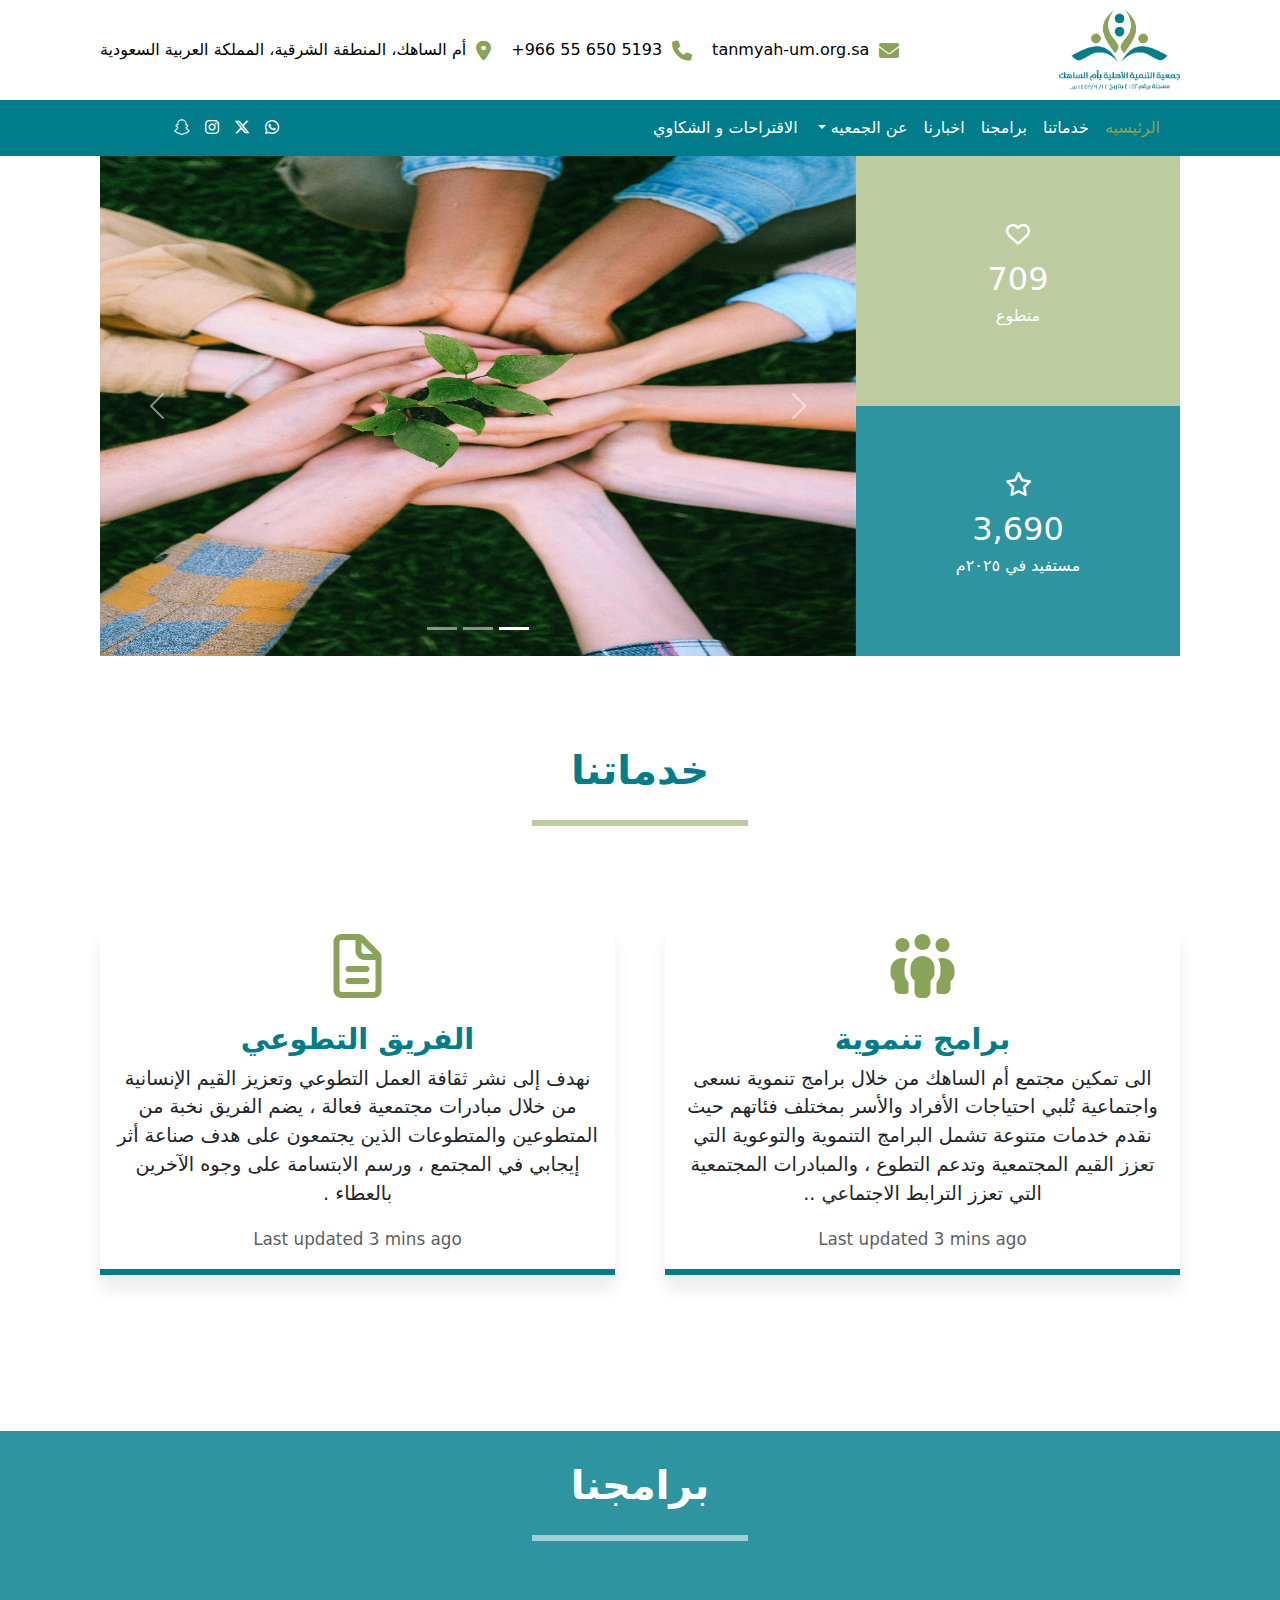
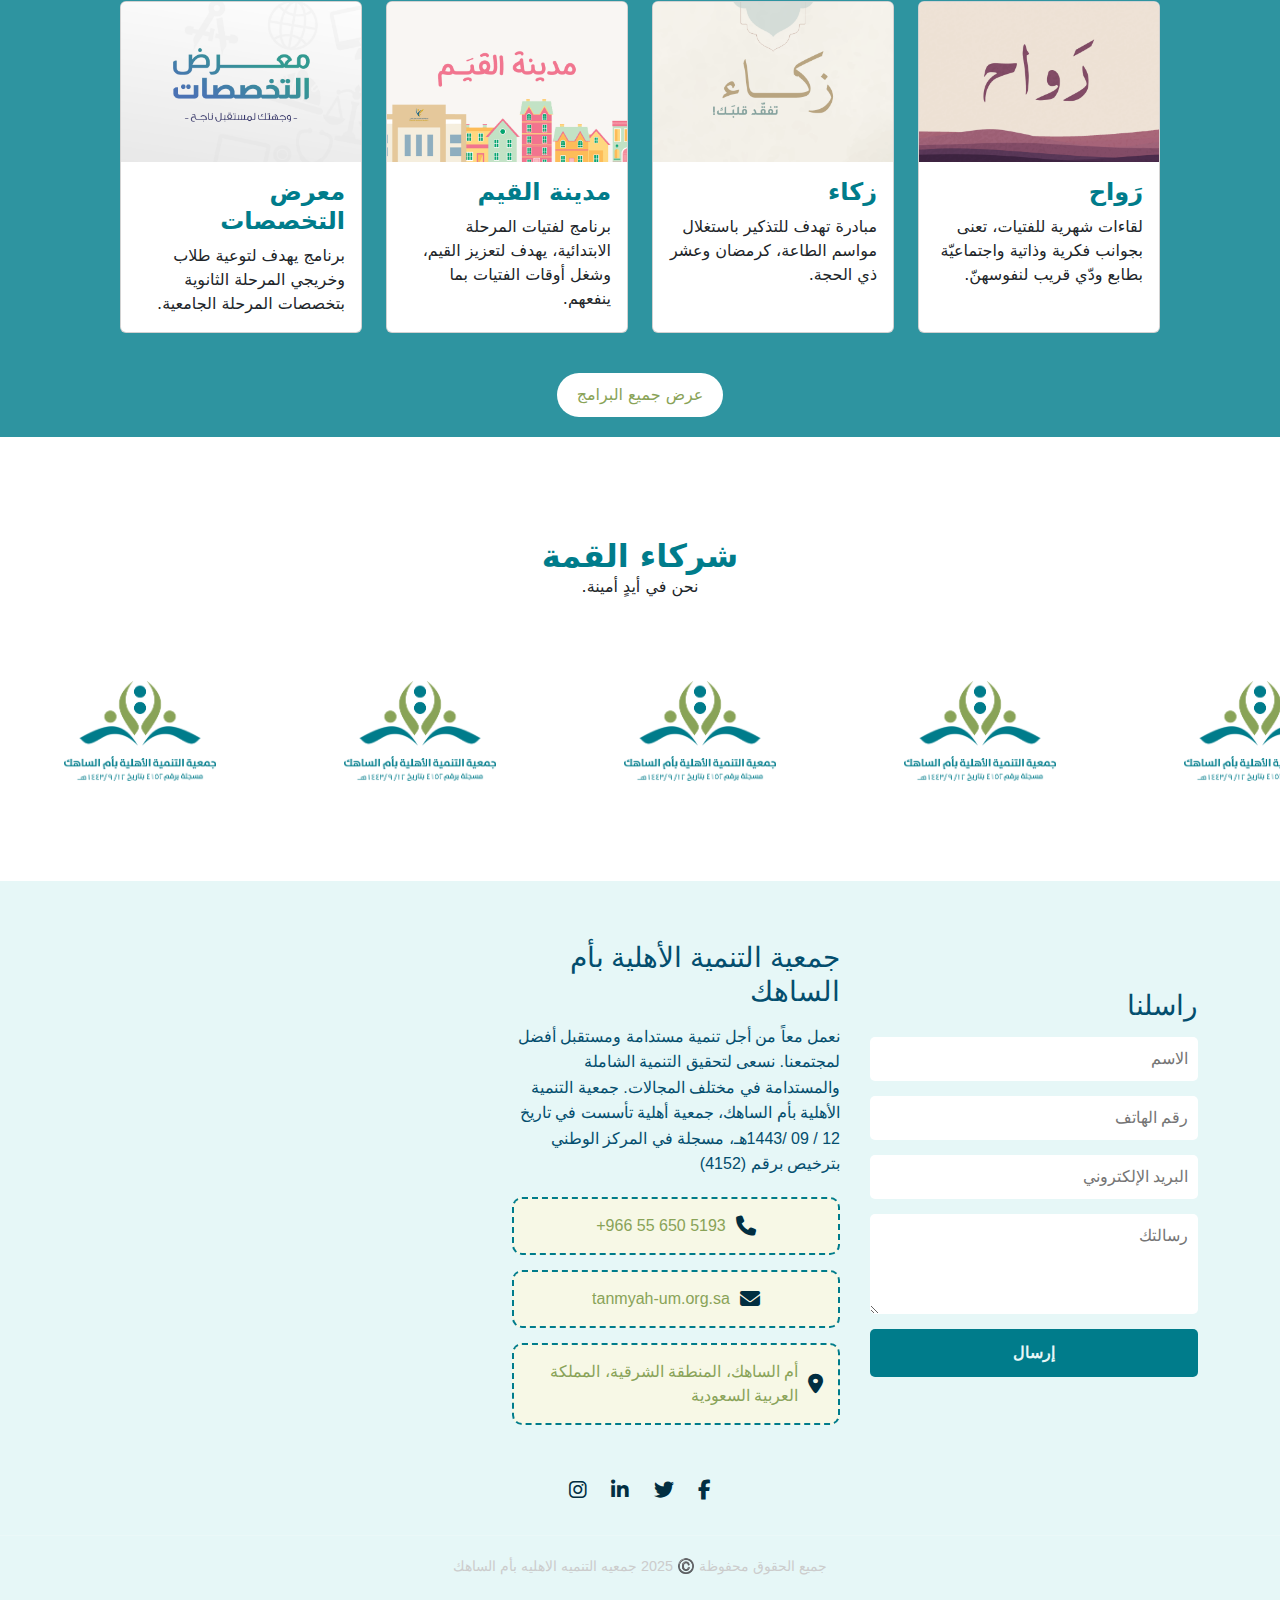
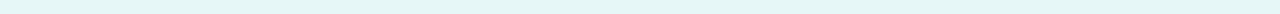
<file: HTML/index.html>
<!DOCTYPE html>
<html lang="ar" dir="rtl">
<head>
    <meta charset="UTF-8">
    <meta name="viewport" content="width=device-width, initial-scale=1.0">
    <!-- Font Awesome CDN -->
    <link rel="stylesheet" href="https://cdnjs.cloudflare.com/ajax/libs/font-awesome/6.5.2/css/all.min.css">
    <title>جمعيه التنميه الاهليه بأم الساهك</title>
    <link rel="shortcut icon" href="/logo/شعار الجمعية شفاف.png" type="image/x-icon">
    <link rel="stylesheet" href="/CSS/Base.css">
    <link rel="stylesheet" href="/CSS/home.css">
    <!-- CSS Bootstrap -->
    <link href="https://cdn.jsdelivr.net/npm/bootstrap@5.3.3/dist/css/bootstrap.min.css" rel="stylesheet">
</head>
<body>
    <header>
        <section class="h-top">
            <div class="logo">
                <a href="/HTML/index.html"><img src="/logo/شعار الجمعية شفاف.png" alt="جمعيه التنميه"></a>
            </div>
            <div class="contact-info">
                <div class="mail">
                    <i class="fa-solid fa-envelope fa-lg"></i>
                    tanmyah-um.org.sa
                </div>
                <div class="phone">
                    <i class="fa-solid fa-phone fa-lg"></i>
                    5193 650 55 966+
                </div>
                <div class="location">
                    <i class="fa-solid fa-location-dot fa-lg"></i>
                    أم الساهك، المنطقة الشرقية، المملكة العربية السعودية               </div>
            </div>
            
        </section>
        <section class="h-bottom">
            <nav class="navbar navbar-expand-lg bg-body-tertiary">
                <div class="container-fluid">
                    <button class="navbar-toggler" type="button" data-bs-toggle="collapse" data-bs-target="#navbarNavDropdown" aria-controls="navbarNavDropdown" aria-expanded="false" aria-label="Toggle navigation">
                    <span class="navbar-toggler-icon"></span>
                    </button>
                    <div class="collapse navbar-collapse" id="navbarNavDropdown">
                    <ul class="navbar-nav">
                        <li class="nav-item">
                        <a class="nav-link active" aria-current="page" href="#">الرئيسيه</a>
                        </li>
                        <li class="nav-item">
                        <a class="nav-link" href="/HTML/servicesPage.html">خدماتنا</a>
                        </li>
                        <li class="nav-item">
                        <a class="nav-link" href="/HTML/programsPage.html">برامجنا</a>
                        </li>
                        <li class="nav-item">
                        <a class="nav-link" href="/HTML/newsPage.html">اخبارنا</a>
                        </li>
                        <li class="nav-item dropdown">
                        <a class="nav-link dropdown-toggle" href="#" role="button" data-bs-toggle="dropdown" aria-expanded="false">
                            عن الجمعيه
                        </a>
                        <ul class="dropdown-menu">
                            <li><a class="dropdown-item" href="/HTML/aboutUs.html">من نحن؟</a></li>
                            <li><a class="dropdown-item" href="#">الجمعيه العموميه </a></li>
                            <li><a class="dropdown-item" href="#">مجلس الاداره</a></li>
                        </ul>
                        </li>
                        <li class="nav-item">
                        <a class="nav-link" href="/HTML/contactUs.html">الاقتراحات و الشكاوي</a>
                        </li>
                    </ul>
                    </div>
                </div>

                <div class="h-social">
                <a href=""><i class="fa-brands fa-whatsapp"></i></a>
                <a href=""><i class="fa-brands fa-x-twitter"></i></a>
                <a href=""><i class="fa-brands fa-instagram"></i></a>
                <a href=""><i class="fa-brands fa-snapchat"></i></a>
            </div>
            </nav>
        </section>
    </header>

    <!------------------- sec 1 ------------------>
    <section class="sec1">
        <div class="sec1-container">

            <div class="right">
                <div class="num-1">
                    <i class="fa-regular fa-heart fa-beat fa-xl"></i>
                    <h2>709</h2>
                    <span>متطوع</span>
                </div>
                <div class="num-2">
                    <i class="fa-regular fa-star fa-xl"></i>
                    <h2>3,690</h2>
                    <span>مستفيد في ٢٠٢٥م</span>
                </div>
            </div>


            <div id="carouselExampleIndicators" class="carousel slide">
                <div class="carousel-indicators">
                    <button type="button" data-bs-target="#carouselExampleIndicators" data-bs-slide-to="0" class="active" aria-current="true" aria-label="Slide 1"></button>
                    <button type="button" data-bs-target="#carouselExampleIndicators" data-bs-slide-to="1" aria-label="Slide 2"></button>
                    <button type="button" data-bs-target="#carouselExampleIndicators" data-bs-slide-to="2" aria-label="Slide 3"></button>
                </div>
                <div class="carousel-inner">
                    <div class="carousel-item active">
                    <img src="/images/slide1.jpg" class="d-block w-100" alt="...">
                    </div>
                    <div class="carousel-item">
                    <img src="/images/slide2.jpg" class="d-block w-100" alt="...">
                    </div>
                    <div class="carousel-item">
                    <img src="/logo/الشعار بالعرض.jpg" class="d-block w-100" alt="...">
                    </div>
                </div>
                <button class="carousel-control-prev" type="button" data-bs-target="#carouselExampleIndicators" data-bs-slide="prev">
                    <span class="carousel-control-prev-icon" aria-hidden="true"></span>
                    <span class="visually-hidden">Previous</span>
                </button>
                <button class="carousel-control-next" type="button" data-bs-target="#carouselExampleIndicators" data-bs-slide="next">
                    <span class="carousel-control-next-icon" aria-hidden="true"></span>
                    <span class="visually-hidden">Next</span>
                </button>
            </div>


        </div>
    </section>


    <!---------------- sec2 --------------->
    <section class="sec2" id="services">
        <h1>خدماتنا</h1>
        <hr>
        <div class="sec2-cards">
            <div class="card mb-3">
                <img src="/images/people-group-solid-full (1).svg" class="card-img-top" alt="...">
                <div class="card-body">
                    <h5 class="card-title">برامج تنموية</h5>
                    <p class="card-text">الى تمكين مجتمع أم الساهك من خلال برامج تنموية
                    نسعى
                    واجتماعية تُلبي احتياجات الأفراد والأسر بمختلف فئاتهم
                    حيث نقدم خدمات متنوعة تشمل البرامج التنموية والتوعوية
                    التي تعزز القيم المجتمعية وتدعم التطوع ، والمبادرات
                    المجتمعية التي تعزز الترابط الاجتماعي ..</p>
                    <p class="card-text"><small class="text-body-secondary">Last updated 3 mins ago</small></p>
                </div>
            </div>
            <div class="card mb-3">
                <img src="/images/file-lines-regular-full.svg" class="card-img-top" alt="...">
                <div class="card-body">
                    <h5 class="card-title">الفريق التطوعي</h5>
                    <p class="card-text">نهدف إلى نشر ثقافة العمل التطوعي وتعزيز القيم الإنسانية
                        من خلال مبادرات مجتمعية فعالة ، يضم الفريق نخبة من
                        المتطوعين والمتطوعات الذين يجتمعون على هدف صناعة
                        أثر إيجابي في المجتمع ، ورسم الابتسامة على وجوه
                        الآخرين بالعطاء .</p>
                    <p class="card-text"><small class="text-body-secondary">Last updated 3 mins ago</small></p>
                </div>
            </div>
        </div>
    </section>


    <!---------------- sec3 --------------->
    <section class="sec3">
        <h1>برامجنا</h1>
        <hr>
        <div class="sec3-cards">
            <div class="row row-cols-1 row-cols-md-4 g-4">
                <div class="col">
                    <div class="card h-100">
                    <img src="/images/رَواح.png" class="card-img-top" alt="...">
                    <div class="card-body">
                        <h5 class="card-title">رَواح</h5>
                        <p class="card-text">لقاءات شهرية للفتيات، تعنى بجوانب فكرية وذاتية واجتماعيّة بطابع ودّي قريب لنفوسهنّ.</p>
                    </div>
                    </div>
                </div>
                <div class="col">
                    <div class="card h-100">
                    <img src="/images/زكاء.png" class="card-img-top" alt="...">
                    <div class="card-body">
                        <h5 class="card-title">زكاء</h5>
                        <p class="card-text">مبادرة تهدف للتذكير باستغلال مواسم الطاعة، كرمضان وعشر ذي الحجة.</p>
                    </div>
                    </div>
                </div>
                <div class="col">
                    <div class="card h-100">
                    <img src="/images/مدينة-القيم.png" class="card-img-top" alt="...">
                    <div class="card-body">
                        <h5 class="card-title">مدينة القيم</h5>
                        <p class="card-text">برنامج لفتيات المرحلة الابتدائية، يهدف لتعزيز القيم، وشغل أوقات الفتيات بما ينفعهم.</p>
                    </div>
                    </div>
                </div>
                <div class="col">
                    <div class="card h-100">
                    <img src="/images/مَعرض-التخصصات.png" class="card-img-top" alt="...">
                    <div class="card-body">
                        <h5 class="card-title">معرض التخصصات</h5>
                        <p class="card-text">برنامج يهدف لتوعية طلاب وخريجي المرحلة الثانوية بتخصصات المرحلة الجامعية.</p>
                    </div>
                    </div>
                </div>
            </div>
        </div>
        <button type="button">عرض جميع البرامج</button>
    </section>

    <!---------- شركاء النجاح  ------------>
<section class="partners-section">
        <h2 class="title"data-translate="partenersTitle">شركاء القمة</h2>
        <p>نحن في أيدٍ أمينة.</p>

        <div class="partners-wrapper" dir="ltr">
            <div class="partners-track">
            <div class="logo-group">
                <img src="/logo/شعار الجمعية شفاف.png" alt="Cinque Terre">
                <img src="/logo/شعار الجمعية شفاف.png" alt="Cinque Terre">
                <img src="/logo/شعار الجمعية شفاف.png" alt="Cinque Terre">
                <img src="/logo/شعار الجمعية شفاف.png" alt="Cinque Terre">
                <img src="/logo/شعار الجمعية شفاف.png" alt="Cinque Terre">
                <img src="/logo/شعار الجمعية شفاف.png" alt="Cinque Terre">
                <img src="/logo/شعار الجمعية شفاف.png" alt="Cinque Terre">
            </div>

            <div class="logo-group">
                <img src="/logo/شعار الجمعية شفاف.png" alt="Cinque Terre">
                <img src="/logo/شعار الجمعية شفاف.png" alt="Cinque Terre">
                <img src="/logo/شعار الجمعية شفاف.png" alt="Cinque Terre">
                <img src="/logo/شعار الجمعية شفاف.png" alt="Cinque Terre">
                <img src="/logo/شعار الجمعية شفاف.png" alt="Cinque Terre">
                <img src="/logo/شعار الجمعية شفاف.png" alt="Cinque Terre">
                <img src="/logo/شعار الجمعية شفاف.png" alt="Cinque Terre">
                <img src="/logo/شعار الجمعية شفاف.png" alt="Cinque Terre">

            </div>
            </div>
        </div>
</section>




    <!--
    <section class="map">
    <iframe src="https://www.google.com/maps/embed?pb=!1m18!1m12!1m3!1d3629.229795257632!2d46.648192!3d24.5467199!2m3!1f0!2f0!3f0!3m2!1i1024!2i768!4f13.1!3m3!1m2!1s0x3e2f119c1077f983%3A0xf21ac0dd0d948883!2z2LTYsdmD2Kkg2KfYs9in2YTZitioINin2YTZgdmGINmE2YTYpdiz2KrYtNin2LHYp9iqINin2YTZh9mG2K_Ys9mK2Kk!5e0!3m2!1sar!2seg!4v1756316733024!5m2!1sar!2seg" width="100%" height="300" style="border:0;" allowfullscreen="" loading="lazy" referrerpolicy="no-referrer-when-downgrade"></iframe>
    </section>
    -->

    <footer class="footer" id="contactUs">
            <div class="container footer-content">
                <!-- الجزء الأول: اللوجو -->
                <div class="footer-logo">
                <iframe src="https://www.google.com/maps/embed?pb=!1m18!1m12!1m3!1d3566.1551240447097!2d49.914124424414844!3d26.643515276808667!2m3!1f0!2f0!3f0!3m2!1i1024!2i768!4f13.1!3m3!1m2!1s0x3e35fb0059c85d19%3A0xd0de56a8464e7d62!2z2KzZhdi52YrYqSDYp9mE2KrZhtmF2YrYqSDYp9mE2KfZh9mE2YrYqSDYqNij2YUg2KfZhNiz2KfZh9mD!5e0!3m2!1sar!2seg!4v1756364174110!5m2!1sar!2seg" width="400" height="300" style="border:0;" allowfullscreen="" loading="lazy" referrerpolicy="no-referrer-when-downgrade"></iframe>
                </div>

                <!-- الجزء الثاني: نبذة وكروت التواصل -->
                <div class="footer-about">
                <h3>جمعية التنمية الأهلية بأم الساهك</h3>
                <p>نعمل معاً من أجل تنمية مستدامة ومستقبل أفضل لمجتمعنا. نسعى لتحقيق التنمية الشاملة والمستدامة في مختلف المجالات. جمعية التنمية الأهلية بأم الساهك، جمعية أهلية تأسست في تاريخ 12 / 09 /1443هـ، مسجلة في المركز الوطني بترخيص برقم (4152)</p>
                
                <div class="contact-cards">
                    <div class="contact-card">
                    <i class="fas fa-phone"></i>
                    <span>5193 650 55 966+</span>
                    </div>
                    <div class="contact-card">
                    <i class="fas fa-envelope"></i>
                    <span>tanmyah-um.org.sa</span>
                    </div>
                    <div class="contact-card">
                    <i class="fas fa-map-marker-alt"></i>
                    <span>أم الساهك، المنطقة الشرقية، المملكة العربية السعودية</span>
                    </div>
                </div>
                </div>

                <!-- الجزء الثالث: الفورم -->
                <div class="footer-form">
                <h3>راسلنا</h3>
                <form id="contactForm" action="https://formsubmit.co/tanmyah-um.org.sa" method="POST">
                <input type="hidden" name="_subject" value="رسالة جديدة من موقع الشركة">
                <input type="hidden" name="_captcha" value="false">
                <input type="hidden" name="_template" value="table">

                <input type="text" name="name" placeholder="الاسم" required>
                <input type="tel" name="phone" placeholder="رقم الهاتف" required>
                <input type="email" name="email" placeholder="البريد الإلكتروني" required>
                <textarea name="message" placeholder="رسالتك" required></textarea>
                <button type="submit">إرسال</button>
                </form>

                </div>
            </div>

            <div class="footer-social">
                <div class="social-links">
                    <a href="#" target="_blank"><i class="fab fa-facebook-f"></i></a>
                    <a href="#" target="_blank"><i class="fab fa-twitter"></i></a>
                    <a href="#" target="_blank"><i class="fab fa-linkedin-in"></i></a>
                    <a href="#" target="_blank"><i class="fab fa-instagram"></i></a>
                </div>
            </div>

            <div class="footer-bottom">
            <p data-translate="copyright">جميع الحقوق محفوظة ©️ 2025 جمعيه التنميه الاهليه بأم الساهك</p>
            </div>
    </footer>


    <!-- JS Bootstrap (مع Popper) -->
    <script src="https://cdn.jsdelivr.net/npm/bootstrap@5.3.3/dist/js/bootstrap.bundle.min.js"></script>
    <script>

        document.getElementById('contactForm').addEventListener('submit', function(e) {
            e.preventDefault(); // امنع الإرسال العادي
            const form = this;
            fetch(form.action, {
            method: "POST",
            body: new FormData(form),
            headers: { 'Accept': 'application/json' }
            }).then(response => {
            if (response.ok) {
                form.style.display = 'none'; // اخفي الفورم
                const msg = document.createElement('div');
                msg.innerHTML = "<h3 style='color: #4CAF50;'>تم إرسال رسالتك بنجاح! سنرد عليك قريبًا.</h3>";
                form.parentNode.appendChild(msg);
            } else {
                alert("حدث خطأ أثناء الإرسال. حاول مرة أخرى.");
            }
            }).catch(error => {
            alert("حدث خطأ أثناء الإرسال. حاول مرة أخرى.");
            });
        });
    </script>
</body>
</html>
</file>
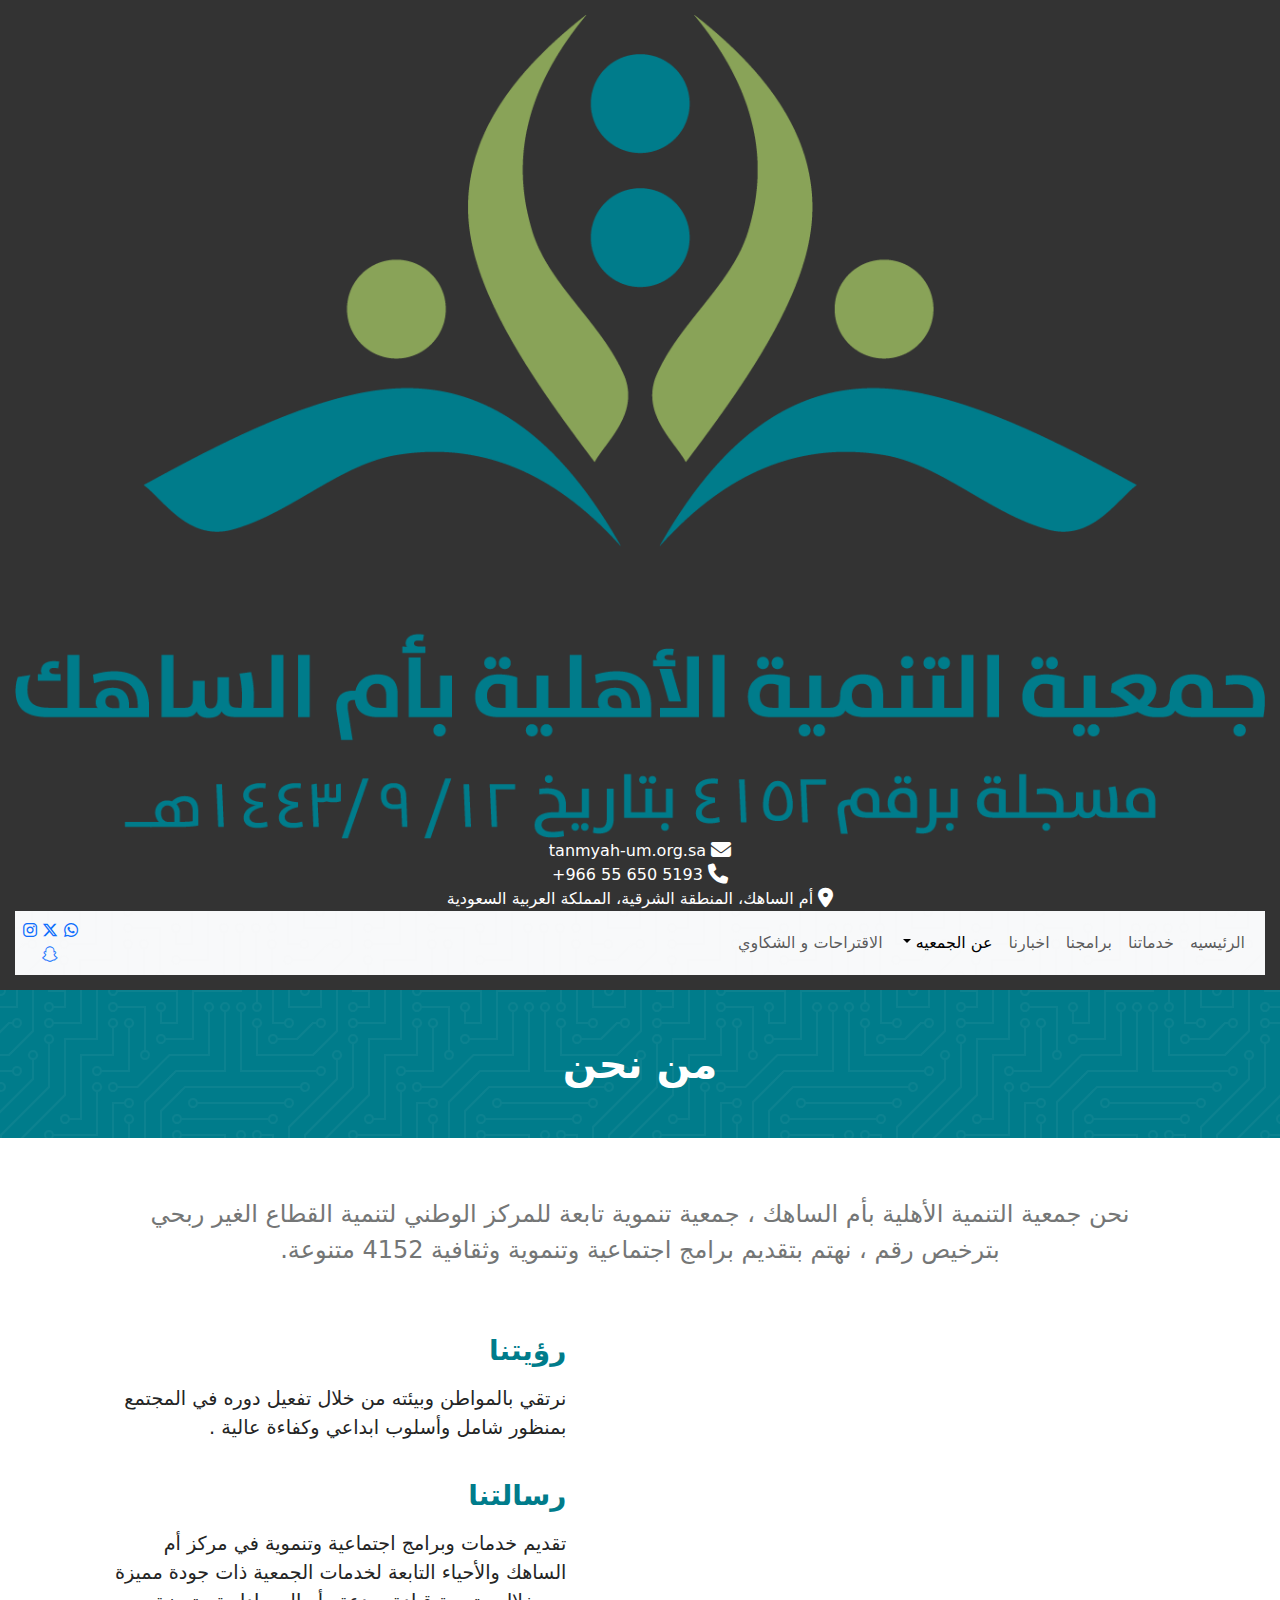
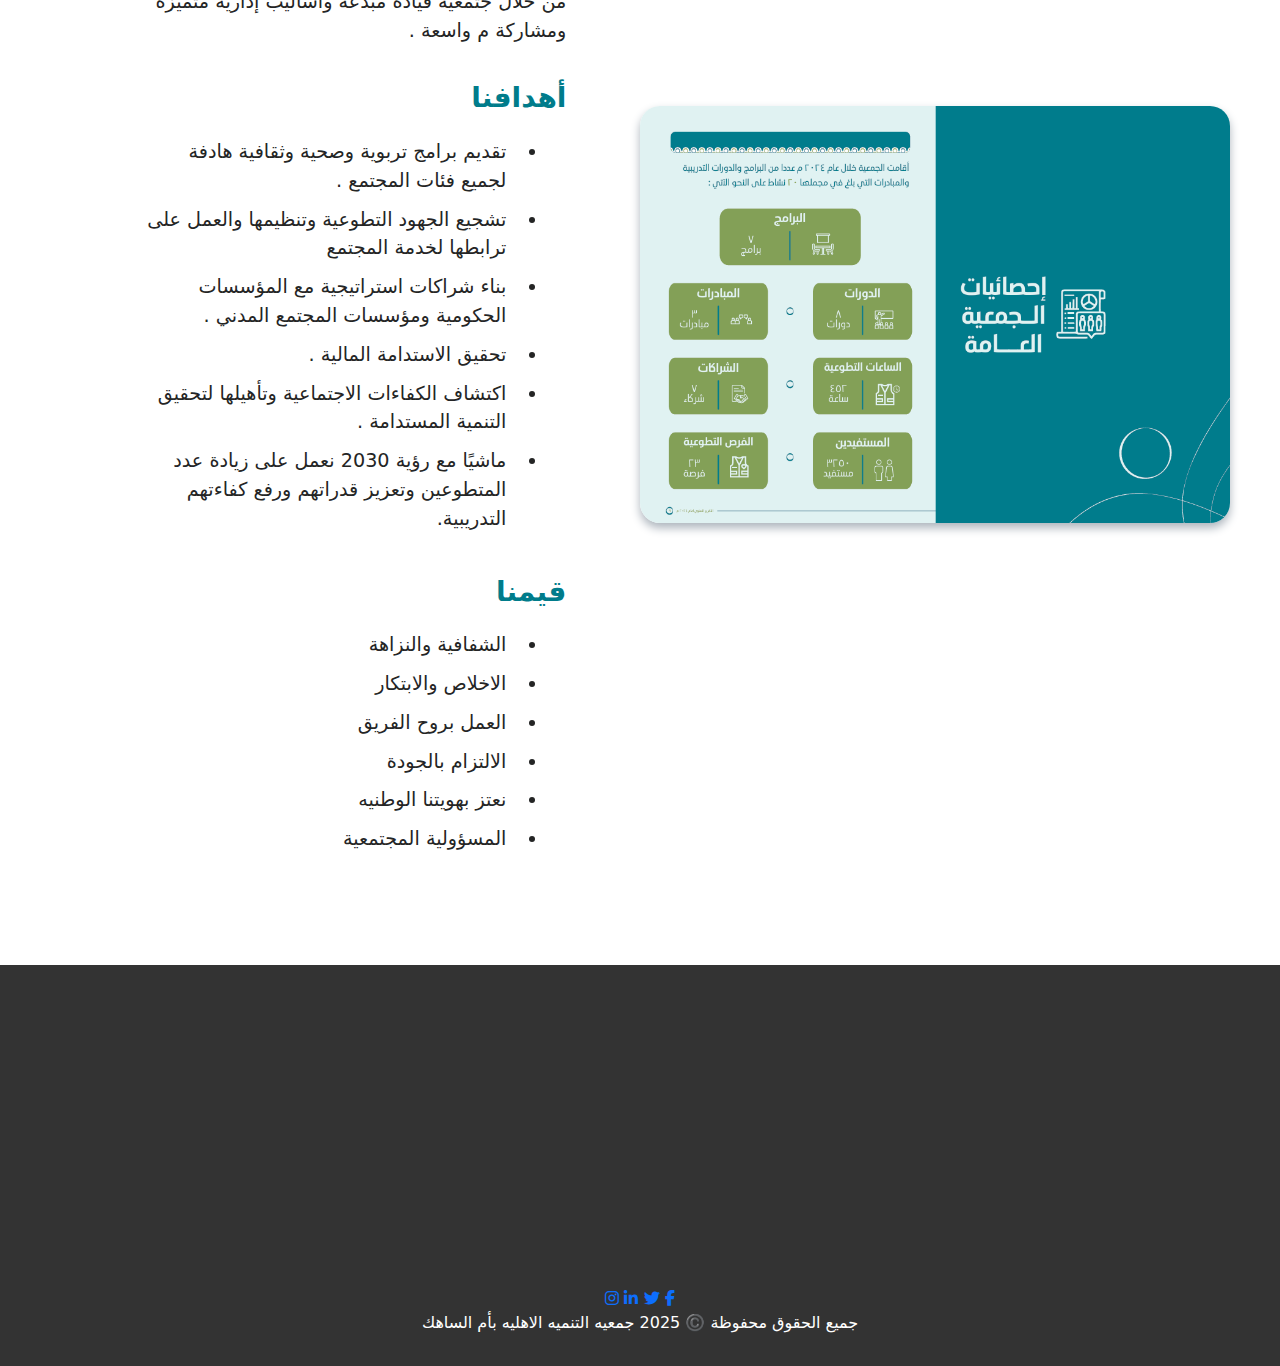
<file: HTML/aboutUs.html>
<!DOCTYPE html>
<html lang="ar" dir="rtl">
<head>
    <meta charset="UTF-8">
    <meta name="viewport" content="width=device-width, initial-scale=1.0">
    <!-- Font Awesome CDN -->
    <link rel="stylesheet" href="https://cdnjs.cloudflare.com/ajax/libs/font-awesome/6.5.2/css/all.min.css">
    <title> من نحن  - جمعيه التنميه الاهليه بأم الساهك</title>
    <link rel="shortcut icon" href="/logo/شعار الجمعية شفاف.png" type="image/x-icon">
    <link rel="stylesheet" href="/CSS/Base.css">
    <link rel="stylesheet" href="/CSS/aboutus.css">
    <!-- CSS Bootstrap -->
    <link href="https://cdn.jsdelivr.net/npm/bootstrap@5.3.3/dist/css/bootstrap.min.css" rel="stylesheet">
</head>
<body>
    <header>
        <section class="h-top">
            <div class="logo">
                <a href="/HTML/index.html"><img src="/logo/شعار الجمعية شفاف.png" alt="جمعيه التنميه"></a>
            </div>
            <div class="contact-info">
                <div class="mail">
                    <i class="fa-solid fa-envelope fa-lg"></i>
                    tanmyah-um.org.sa
                </div>
                <div class="phone">
                    <i class="fa-solid fa-phone fa-lg"></i>
                    5193 650 55 966+
                </div>
                <div class="location">
                    <i class="fa-solid fa-location-dot fa-lg"></i>
                    أم الساهك، المنطقة الشرقية، المملكة العربية السعودية               </div>
            </div>
            
        </section>
        <section class="h-bottom">
            <nav class="navbar navbar-expand-lg bg-body-tertiary">
                <div class="container-fluid">
                    <button class="navbar-toggler" type="button" data-bs-toggle="collapse" data-bs-target="#navbarNavDropdown" aria-controls="navbarNavDropdown" aria-expanded="false" aria-label="Toggle navigation">
                    <span class="navbar-toggler-icon"></span>
                    </button>
                    <div class="collapse navbar-collapse" id="navbarNavDropdown">
                    <ul class="navbar-nav">
                        <li class="nav-item">
                        <a class="nav-link " aria-current="page" href="/HTML/index.html">الرئيسيه</a>
                        </li>
                        <li class="nav-item">
                        <a class="nav-link" href="/HTML/servicesPage.html">خدماتنا</a>
                        </li>
                        <li class="nav-item">
                        <a class="nav-link " href="/HTML/programsPage.html">برامجنا</a>
                        </li>
                        <li class="nav-item">
                        <a class="nav-link" href="/HTML/newsPage.html">اخبارنا</a>
                        </li>
                        <li class="nav-item dropdown">
                        <a class="nav-link dropdown-toggle active" href="#" role="button" data-bs-toggle="dropdown" aria-expanded="false">
                            عن الجمعيه
                        </a>
                        <ul class="dropdown-menu">
                            <li><a class="dropdown-item active" href="/HTML/aboutUs.html">من نحن؟</a></li>
                            <li><a class="dropdown-item" href="#">الجمعيه العموميه </a></li>
                            <li><a class="dropdown-item" href="#">مجلس الاداره</a></li>
                        </ul>
                        </li>
                        <li class="nav-item">
                        <a class="nav-link " href="/HTML/contactUs.html">الاقتراحات و الشكاوي</a>
                        </li>
                    </ul>
                    </div>
                </div>

                <div class="h-social">
                <a href=""><i class="fa-brands fa-whatsapp"></i></a>
                <a href=""><i class="fa-brands fa-x-twitter"></i></a>
                <a href=""><i class="fa-brands fa-instagram"></i></a>
                <a href=""><i class="fa-brands fa-snapchat"></i></a>
            </div>
            </nav>
        </section>
    </header>

    <!------------------- sec 1 ------------------>
    <section class="sec1">
        <h1>من نحن </h1>
        <div class="sec1-container">
            <p>
                نحن جمعية التنمية الأهلية بأم الساهك ، جمعية تنموية تابعة
                للمركز الوطني لتنمية القطاع الغير ربحي بترخيص رقم
                ، نهتم بتقديم برامج اجتماعية وتنموية وثقافية
                4152
                متنوعة.
            </p>
            <div class="content">
                <div class="pic">
                    <img src="/images/about-us.png" alt="" srcset="">
                </div>
                <div class="details">
                    <h3>رؤيتنا</h3>
                    <p>
                        نرتقي بالمواطن وبيئته من خلال تفعيل دوره في المجتمع
                        بمنظور شامل وأسلوب ابداعي وكفاءة عالية .
                    </p>

                    <h3>رسالتنا</h3>
                    <p>
                        تقديم خدمات وبرامج اجتماعية وتنموية في مركز أم الساهك
                        والأحياء التابعة لخدمات الجمعية ذات جودة مميزة من خلال
                        جتمعية قيادة مبدعة وأساليب إدارية متميزة ومشاركة م
                        واسعة .
                    </p>

                    <h3>أهدافنا</h3>
                    
                    <ul>
                        <li>
                            تقديم برامج تربوية وصحية وثقافية هادفة لجميع فئات
                            المجتمع .
                        </li>
                        <li>
                            تشجيع الجهود التطوعية وتنظيمها والعمل على ترابطها
                            لخدمة المجتمع
                        </li>
                        <li>
                            بناء شراكات استراتيجية مع المؤسسات الحكومية
                            ومؤسسات المجتمع المدني .
                        </li>
                        <li>
                            تحقيق الاستدامة المالية .
                        </li>
                        <li>
                            اكتشاف الكفاءات الاجتماعية وتأهيلها لتحقيق التنمية
                            المستدامة .
                        </li>
                        <li>
                            ماشيًا مع رؤية 2030 نعمل على زيادة عدد المتطوعين وتعزيز قدراتهم ورفع كفاءتهم التدريبية.
                        </li>
                    </ul>
                    

                    <h3>قيمنا</h3>
                    
                    <ul>
                        <li>
                            الشفافية والنزاهة
                        </li>
                        <li>
                            الاخلاص والابتكار
                        </li>
                        <li>
                            العمل بروح الفريق
                        </li>
                        <li>
                            الالتزام بالجودة
                        </li>
                        <li>
                            نعتز بهويتنا الوطنيه
                        </li>
                        <li>
                            المسؤولية المجتمعية
                        </li>
                    </ul>
                    
                </div>
            </div>
        </div>
</section>




    <!--
    <section class="map">
    <iframe src="https://www.google.com/maps/embed?pb=!1m18!1m12!1m3!1d3629.229795257632!2d46.648192!3d24.5467199!2m3!1f0!2f0!3f0!3m2!1i1024!2i768!4f13.1!3m3!1m2!1s0x3e2f119c1077f983%3A0xf21ac0dd0d948883!2z2LTYsdmD2Kkg2KfYs9in2YTZitioINin2YTZgdmGINmE2YTYpdiz2KrYtNin2LHYp9iqINin2YTZh9mG2K_Ys9mK2Kk!5e0!3m2!1sar!2seg!4v1756316733024!5m2!1sar!2seg" width="100%" height="300" style="border:0;" allowfullscreen="" loading="lazy" referrerpolicy="no-referrer-when-downgrade"></iframe>
    </section>
    -->

    <footer class="footer" id="contactUs">
            <div class="container footer-content">
                <!-- الجزء الأول: اللوجو -->
                <div class="footer-logo">
                    <iframe src="https://www.google.com/maps/embed?pb=!1m18!1m12!1m3!1d3566.1551240447097!2d49.914124424414844!3d26.643515276808667!2m3!1f0!2f0!3f0!3m2!1i1024!2i768!4f13.1!3m3!1m2!1s0x3e35fb0059c85d19%3A0xd0de56a8464e7d62!2z2KzZhdi52YrYqSDYp9mE2KrZhtmF2YrYqSDYp9mE2KfZh9mE2YrYqSDYqNij2YUg2KfZhNiz2KfZh9mD!5e0!3m2!1sar!2seg!4v1756364174110!5m2!1sar!2seg" width="100%" height="300" style="border:0;" allowfullscreen="" loading="lazy" referrerpolicy="no-referrer-when-downgrade"></iframe>
                </div>
            </div>

            <div class="footer-social">
                <div class="social-links">
                    <a href="#" target="_blank"><i class="fab fa-facebook-f"></i></a>
                    <a href="#" target="_blank"><i class="fab fa-twitter"></i></a>
                    <a href="#" target="_blank"><i class="fab fa-linkedin-in"></i></a>
                    <a href="#" target="_blank"><i class="fab fa-instagram"></i></a>
                </div>
            </div>

            <div class="footer-bottom">
            <p data-translate="copyright">جميع الحقوق محفوظة ©️ 2025 جمعيه التنميه الاهليه بأم الساهك</p>
            </div>
    </footer>


    <!-- JS Bootstrap (مع Popper) -->
    <script src="https://cdn.jsdelivr.net/npm/bootstrap@5.3.3/dist/js/bootstrap.bundle.min.js"></script>
    <script >
            document.getElementById('contactForm').addEventListener('submit', function(e) {
            e.preventDefault(); // امنع الإرسال العادي
            const form = this;
            fetch(form.action, {
            method: "POST",
            body: new FormData(form),
            headers: { 'Accept': 'application/json' }
            }).then(response => {
            if (response.ok) {
                form.style.display = 'none'; // اخفي الفورم
                const msg = document.createElement('div');
                msg.innerHTML = "<h3 style='color: #4CAF50;'>تم إرسال رسالتك بنجاح! سنرد عليك قريبًا.</h3>";
                form.parentNode.appendChild(msg);
            } else {
                alert("حدث خطأ أثناء الإرسال. حاول مرة أخرى.");
            }
            }).catch(error => {
            alert("حدث خطأ أثناء الإرسال. حاول مرة أخرى.");
            });
        });
        </script>
</body>
</html>
</file>
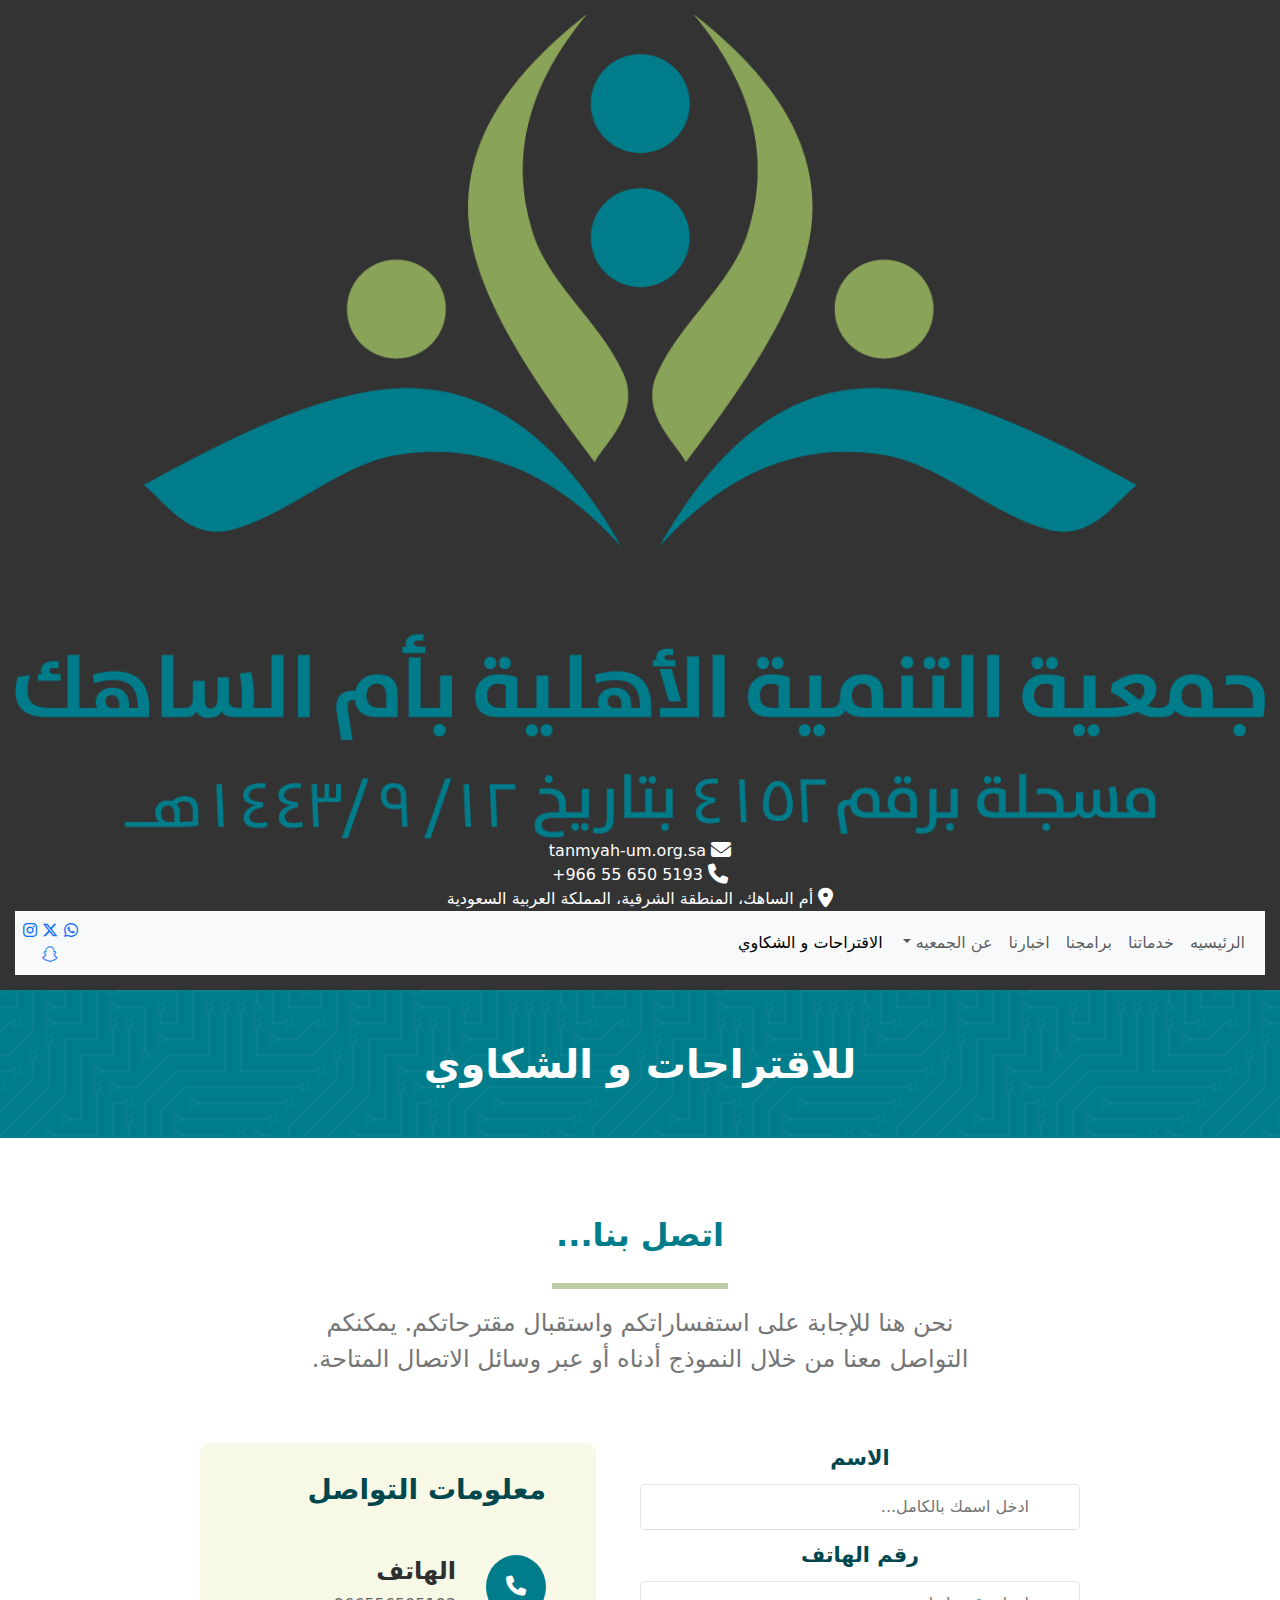
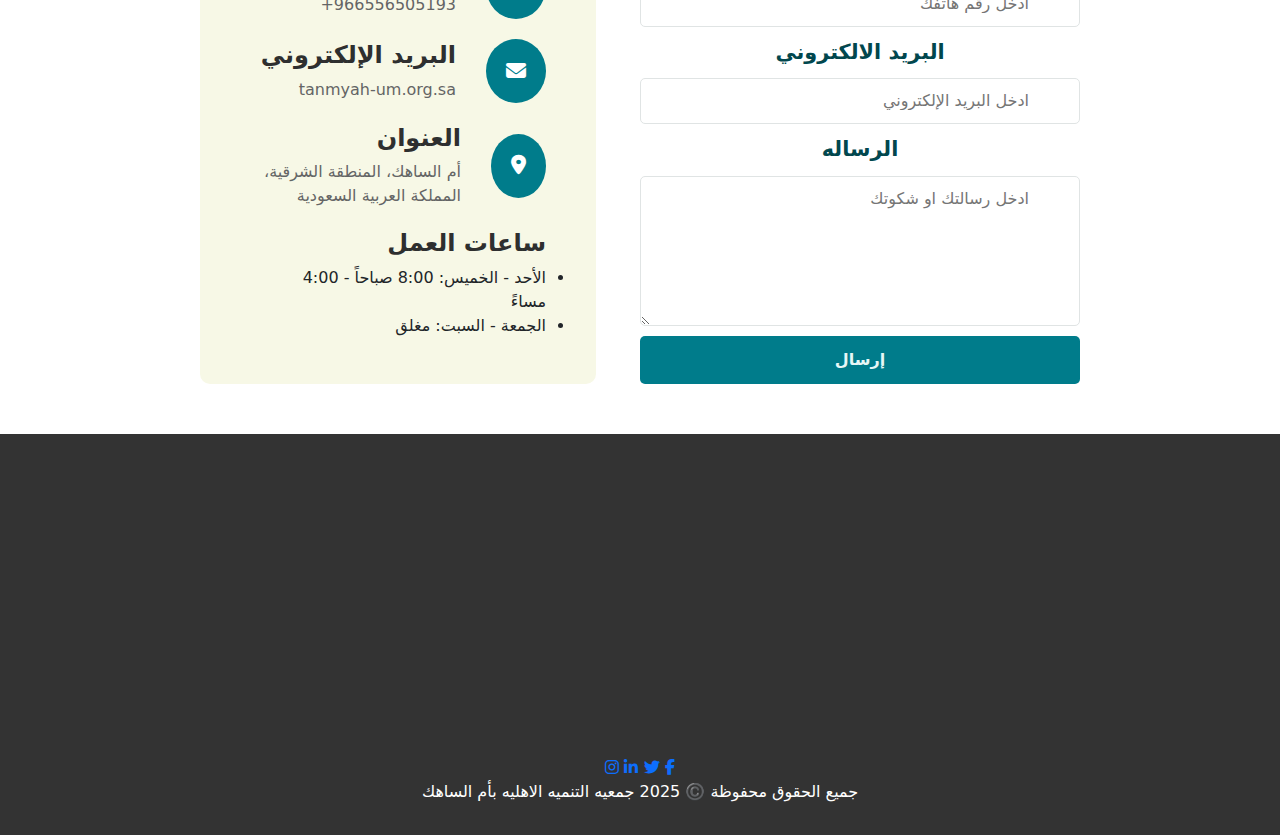
<file: HTML/contactUs.html>
<!DOCTYPE html>
<html lang="ar" dir="rtl">
<head>
    <meta charset="UTF-8">
    <meta name="viewport" content="width=device-width, initial-scale=1.0">
    <!-- Font Awesome CDN -->
    <link rel="stylesheet" href="https://cdnjs.cloudflare.com/ajax/libs/font-awesome/6.5.2/css/all.min.css">
    <title>اتصل بنا - جمعيه التنميه الاهليه بأم الساهك</title>
    <link rel="shortcut icon" href="/logo/شعار الجمعية شفاف.png" type="image/x-icon">
    <link rel="stylesheet" href="/CSS/Base.css">
    <link rel="stylesheet" href="/CSS/contactus.css">
    <!-- CSS Bootstrap -->
    <link href="https://cdn.jsdelivr.net/npm/bootstrap@5.3.3/dist/css/bootstrap.min.css" rel="stylesheet">
</head>
<body>
    <header>
        <section class="h-top">
            <div class="logo">
                <a href="/HTML/index.html"><img src="/logo/شعار الجمعية شفاف.png" alt="جمعيه التنميه"></a>
            </div>
            <div class="contact-info">
                <div class="mail">
                    <i class="fa-solid fa-envelope fa-lg"></i>
                    tanmyah-um.org.sa
                </div>
                <div class="phone">
                    <i class="fa-solid fa-phone fa-lg"></i>
                    5193 650 55 966+
                </div>
                <div class="location">
                    <i class="fa-solid fa-location-dot fa-lg"></i>
                    أم الساهك، المنطقة الشرقية، المملكة العربية السعودية               </div>
            </div>
            
        </section>
        <section class="h-bottom">
            <nav class="navbar navbar-expand-lg bg-body-tertiary">
                <div class="container-fluid">
                    <button class="navbar-toggler" type="button" data-bs-toggle="collapse" data-bs-target="#navbarNavDropdown" aria-controls="navbarNavDropdown" aria-expanded="false" aria-label="Toggle navigation">
                    <span class="navbar-toggler-icon"></span>
                    </button>
                    <div class="collapse navbar-collapse" id="navbarNavDropdown">
                    <ul class="navbar-nav">
                        <li class="nav-item">
                        <a class="nav-link " aria-current="page" href="/HTML/index.html">الرئيسيه</a>
                        </li>
                        <li class="nav-item">
                        <a class="nav-link" href="/HTML/servicesPage.html">خدماتنا</a>
                        </li>
                        <li class="nav-item">
                        <a class="nav-link " href="/HTML/programsPage.html">برامجنا</a>
                        </li>
                        <li class="nav-item">
                        <a class="nav-link" href="/HTML/newsPage.html">اخبارنا</a>
                        </li>
                        <li class="nav-item dropdown">
                        <a class="nav-link dropdown-toggle" href="#" role="button" data-bs-toggle="dropdown" aria-expanded="false">
                            عن الجمعيه
                        </a>
                        <ul class="dropdown-menu">
                            <li><a class="dropdown-item" href="#">من نحن؟</a></li>
                            <li><a class="dropdown-item" href="#">الجمعيه العموميه </a></li>
                            <li><a class="dropdown-item" href="#">مجلس الاداره</a></li>
                        </ul>
                        </li>
                        <li class="nav-item">
                        <a class="nav-link active" href="#">الاقتراحات و الشكاوي</a>
                        </li>
                    </ul>
                    </div>
                </div>

                <div class="h-social">
                <a href=""><i class="fa-brands fa-whatsapp"></i></a>
                <a href=""><i class="fa-brands fa-x-twitter"></i></a>
                <a href=""><i class="fa-brands fa-instagram"></i></a>
                <a href=""><i class="fa-brands fa-snapchat"></i></a>
            </div>
            </nav>
        </section>
    </header>

    <!------------------- sec 1 ------------------>
    <section class="sec1">
        <h1>للاقتراحات و الشكاوي  </h1>
        <div class="sec1-container">
            <h2>اتصل بنا...</h2>
            <hr>
            <p>نحن هنا للإجابة على استفساراتكم واستقبال مقترحاتكم. يمكنكم التواصل معنا من خلال النموذج أدناه أو عبر وسائل الاتصال المتاحة.</p>
            <div class="content">
                <div class="form">
                    <form id="contactForm" action="https://formsubmit.co/tanmyah-um.org.sa" method="POST">
                        <input type="hidden" name="_subject" value="رسالة جديدة من موقع الشركة">
                        <input type="hidden" name="_captcha" value="false">
                        <input type="hidden" name="_template" value="table">
                        <span>الاسم</span>
                        <input type="text" name="name" placeholder="ادخل اسمك بالكامل..." required>
                        <span> رقم الهاتف</span>
                        <input type="tel" name="phone" placeholder=" ادخل رقم هاتفك" required>
                        <span>البريد الالكتروني</span>
                        <input type="email" name="email" placeholder="ادخل البريد الإلكتروني" required>
                        <span>الرساله</span>
                        <textarea name="message" placeholder="ادخل رسالتك او شكوتك " required></textarea>
                        <button type="submit">إرسال</button>
                    </form>
                </div>
                <div class="details">
                    <h3>معلومات التواصل</h3>
                    <div class="contacts">
                        <div class="icon"><i class="fa-solid fa-phone fa-lg"></i></div>
                        <div class="contact-data">
                            <h4>الهاتف</h4>
                            <span>966556505193+</span>
                        </div>
                    </div>
                    <div class="contacts">
                        <div class="icon"><i class="fa-solid fa-envelope fa-lg"></i></div>
                        <div class="contact-data">
                            <h4>البريد الإلكتروني</h4>
                            <span>tanmyah-um.org.sa</span>
                        </div>
                    </div>
                    <div class="contacts">
                        <div class="icon"><i class="fa-solid fa-location-dot fa-lg"></i></div>
                        <div class="contact-data">
                            <h4>العنوان</h4>
                            <span>أم الساهك، المنطقة الشرقية، المملكة العربية السعودية</span>
                        </div>
                    </div>
                    <div class="info">
                        <h4>ساعات العمل</h4>
                        <ul>
                            <li>الأحد - الخميس: 8:00 صباحاً - 4:00 مساءً</li>
                            <li>الجمعة - السبت: مغلق</li>
                        </ul>
                    </div>
                </div>
            </div>
        </div>
</section>




    <!--
    <section class="map">
    <iframe src="https://www.google.com/maps/embed?pb=!1m18!1m12!1m3!1d3629.229795257632!2d46.648192!3d24.5467199!2m3!1f0!2f0!3f0!3m2!1i1024!2i768!4f13.1!3m3!1m2!1s0x3e2f119c1077f983%3A0xf21ac0dd0d948883!2z2LTYsdmD2Kkg2KfYs9in2YTZitioINin2YTZgdmGINmE2YTYpdiz2KrYtNin2LHYp9iqINin2YTZh9mG2K_Ys9mK2Kk!5e0!3m2!1sar!2seg!4v1756316733024!5m2!1sar!2seg" width="100%" height="300" style="border:0;" allowfullscreen="" loading="lazy" referrerpolicy="no-referrer-when-downgrade"></iframe>
    </section>
    -->

    <footer class="footer" id="contactUs">
            <div class="container footer-content">
                <!-- الجزء الأول: اللوجو -->
                <div class="footer-logo">
                    <iframe src="https://www.google.com/maps/embed?pb=!1m18!1m12!1m3!1d3566.1551240447097!2d49.914124424414844!3d26.643515276808667!2m3!1f0!2f0!3f0!3m2!1i1024!2i768!4f13.1!3m3!1m2!1s0x3e35fb0059c85d19%3A0xd0de56a8464e7d62!2z2KzZhdi52YrYqSDYp9mE2KrZhtmF2YrYqSDYp9mE2KfZh9mE2YrYqSDYqNij2YUg2KfZhNiz2KfZh9mD!5e0!3m2!1sar!2seg!4v1756364174110!5m2!1sar!2seg" width="100%" height="300" style="border:0;" allowfullscreen="" loading="lazy" referrerpolicy="no-referrer-when-downgrade"></iframe>
                </div>
            </div>

            <div class="footer-social">
                <div class="social-links">
                    <a href="#" target="_blank"><i class="fab fa-facebook-f"></i></a>
                    <a href="#" target="_blank"><i class="fab fa-twitter"></i></a>
                    <a href="#" target="_blank"><i class="fab fa-linkedin-in"></i></a>
                    <a href="#" target="_blank"><i class="fab fa-instagram"></i></a>
                </div>
            </div>

            <div class="footer-bottom">
            <p data-translate="copyright">جميع الحقوق محفوظة ©️ 2025 جمعيه التنميه الاهليه بأم الساهك</p>
            </div>
    </footer>


    <!-- JS Bootstrap (مع Popper) -->
    <script src="https://cdn.jsdelivr.net/npm/bootstrap@5.3.3/dist/js/bootstrap.bundle.min.js"></script>
    <script >
            document.getElementById('contactForm').addEventListener('submit', function(e) {
            e.preventDefault(); // امنع الإرسال العادي
            const form = this;
            fetch(form.action, {
            method: "POST",
            body: new FormData(form),
            headers: { 'Accept': 'application/json' }
            }).then(response => {
            if (response.ok) {
                form.style.display = 'none'; // اخفي الفورم
                const msg = document.createElement('div');
                msg.innerHTML = "<h3 style='color: #4CAF50;'>تم إرسال رسالتك بنجاح! سنرد عليك قريبًا.</h3>";
                form.parentNode.appendChild(msg);
            } else {
                alert("حدث خطأ أثناء الإرسال. حاول مرة أخرى.");
            }
            }).catch(error => {
            alert("حدث خطأ أثناء الإرسال. حاول مرة أخرى.");
            });
        });
        </script>
</body>
</html>
</file>
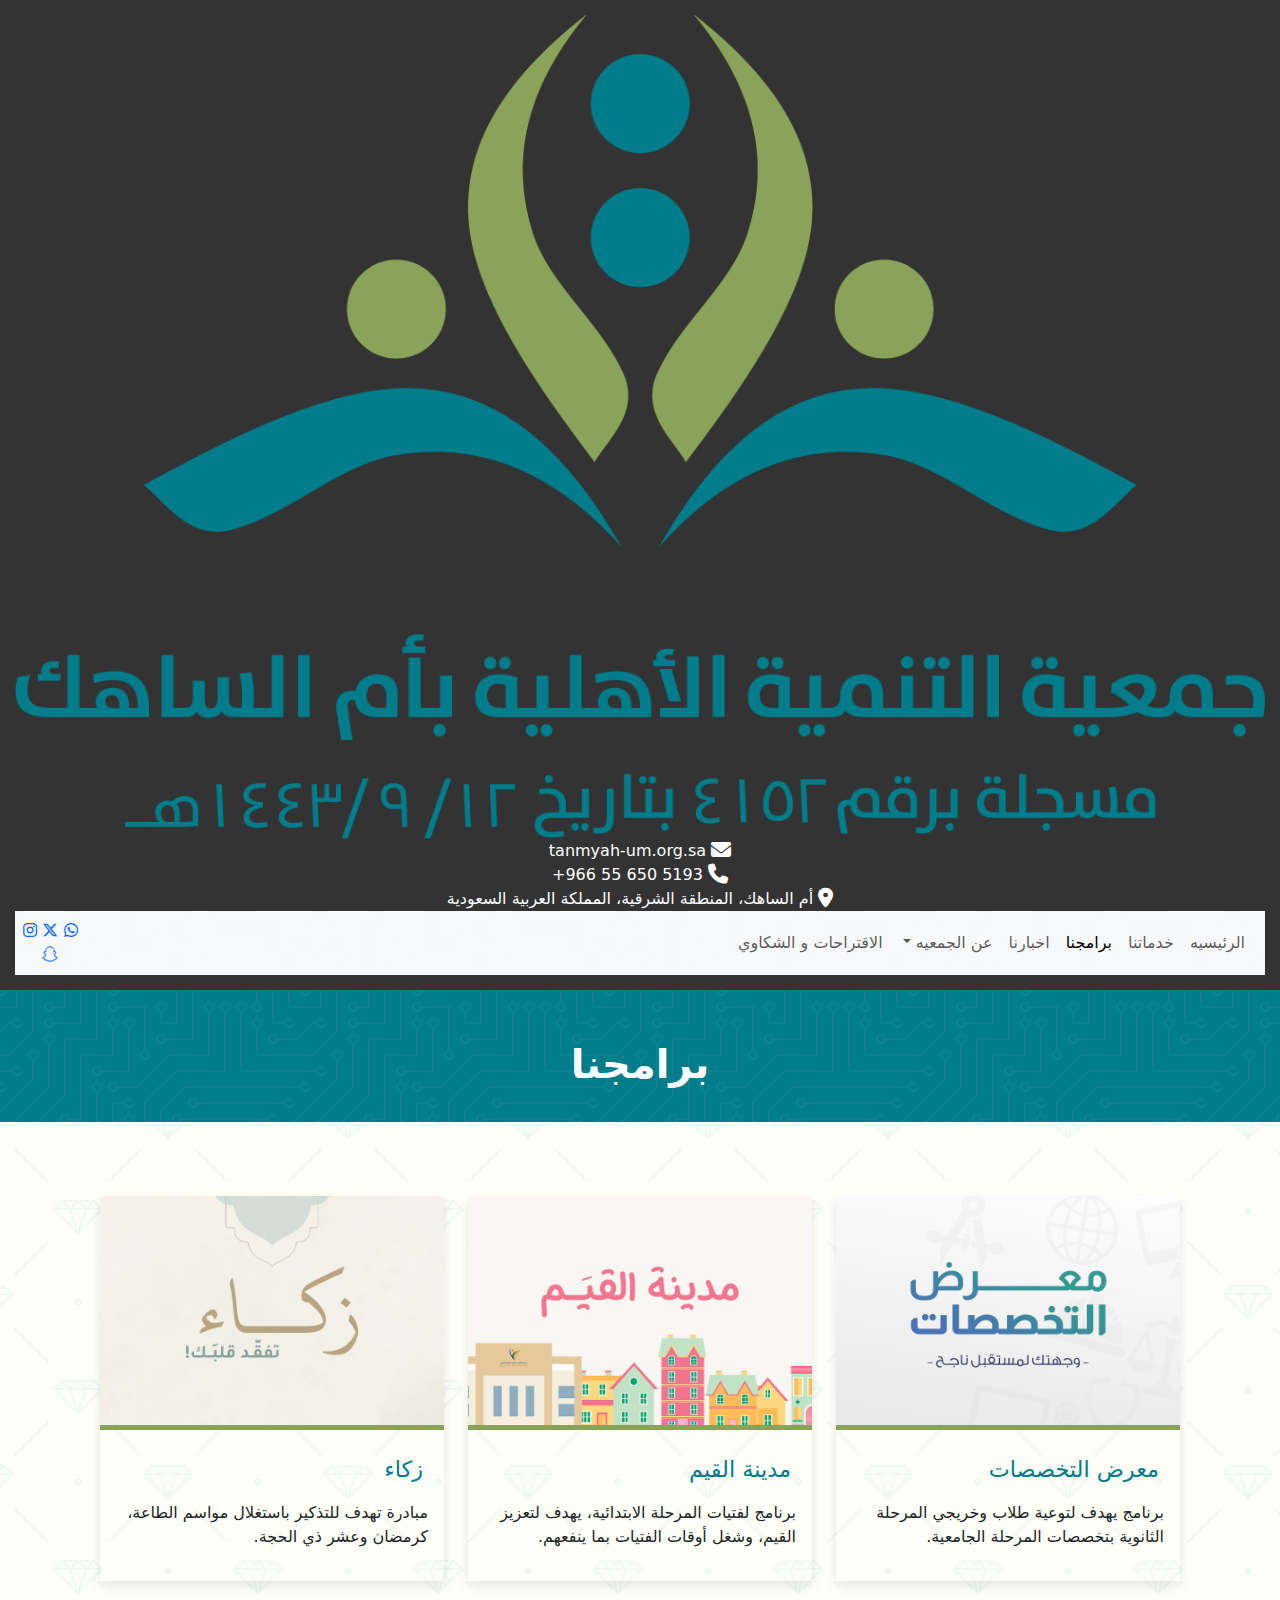
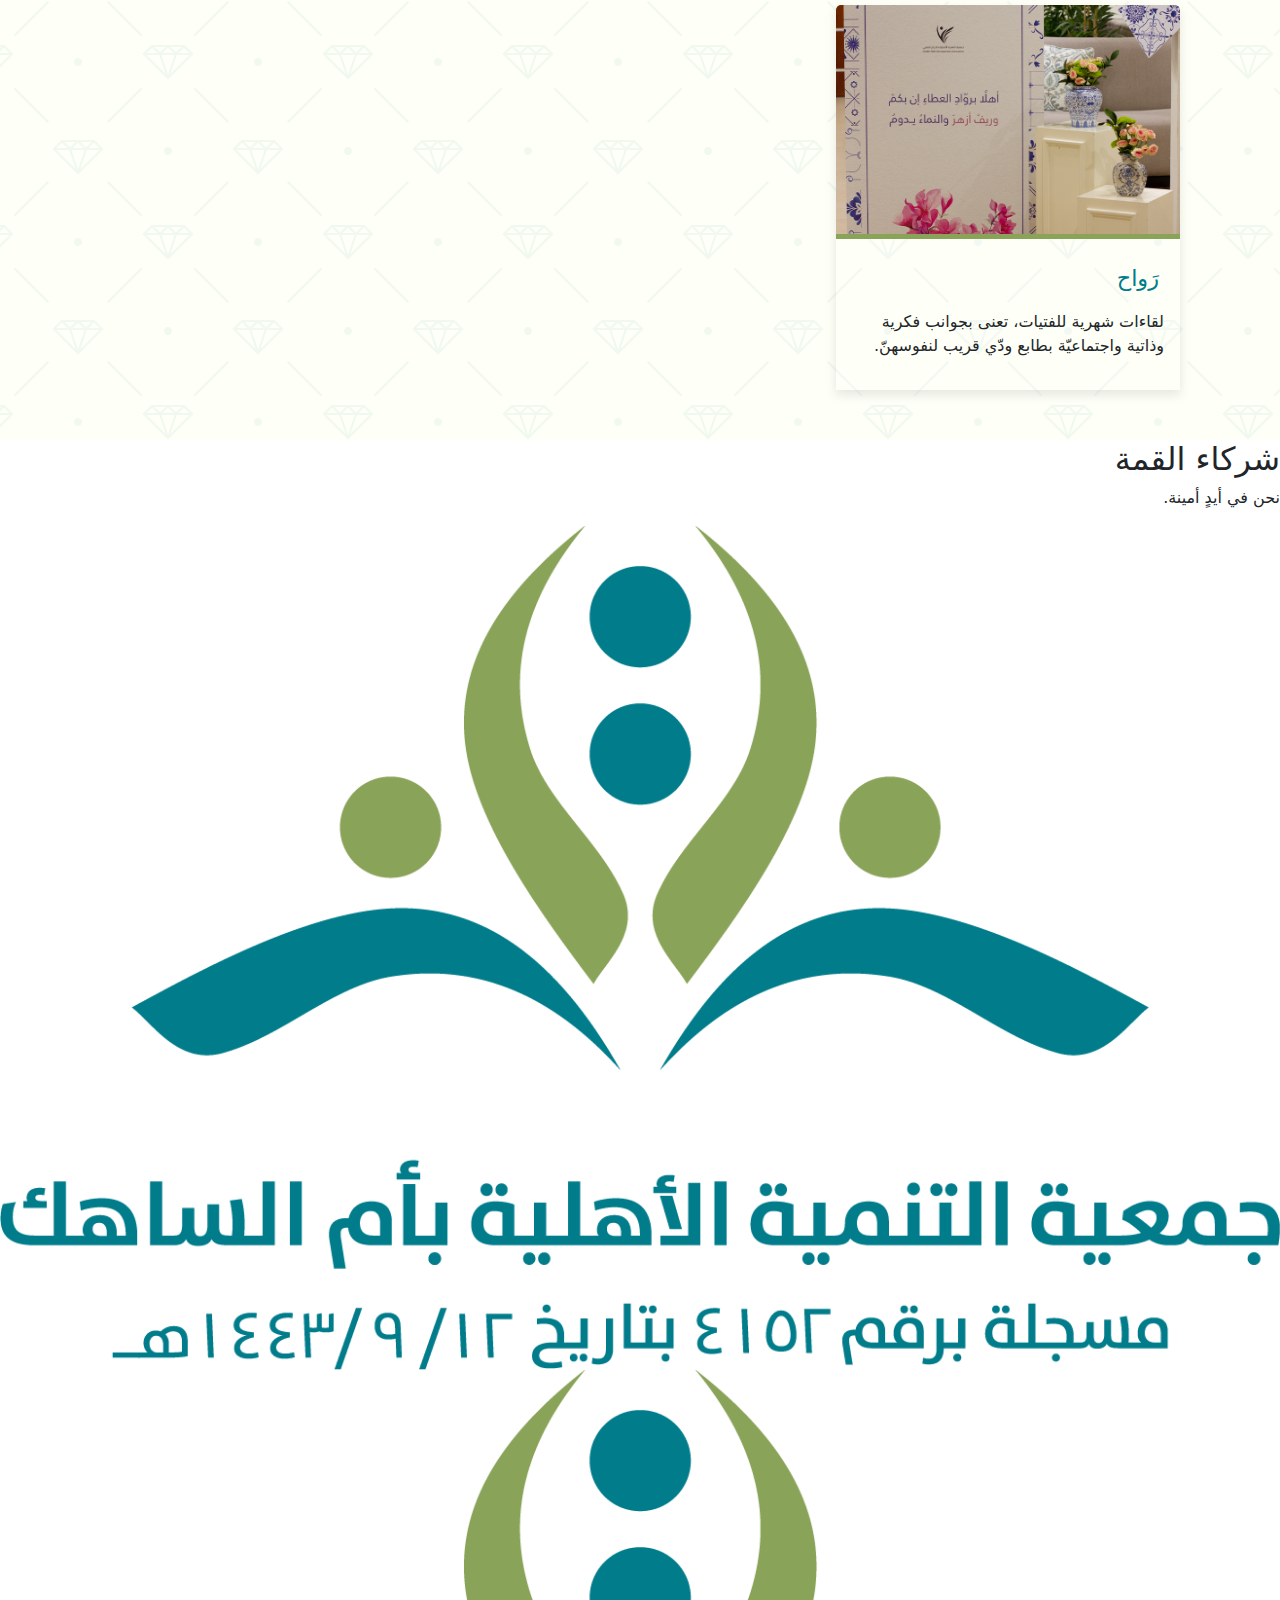
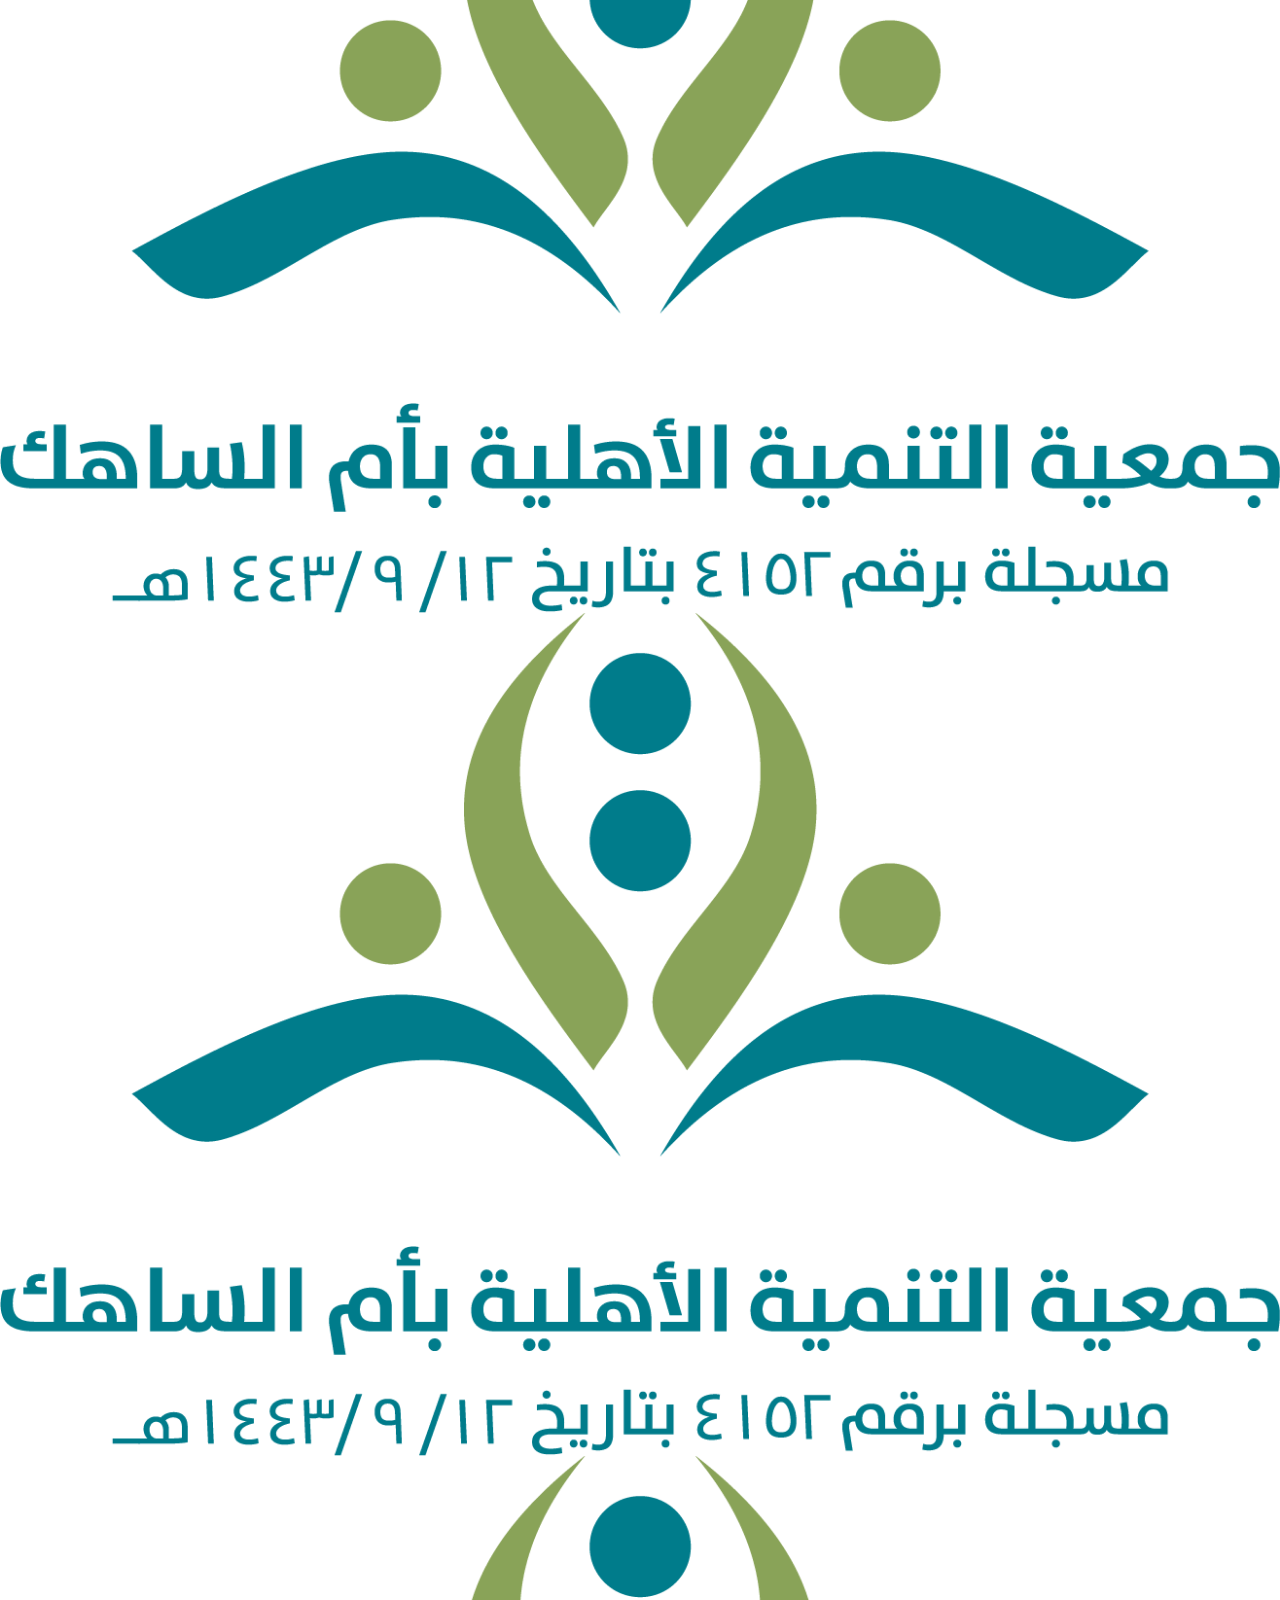
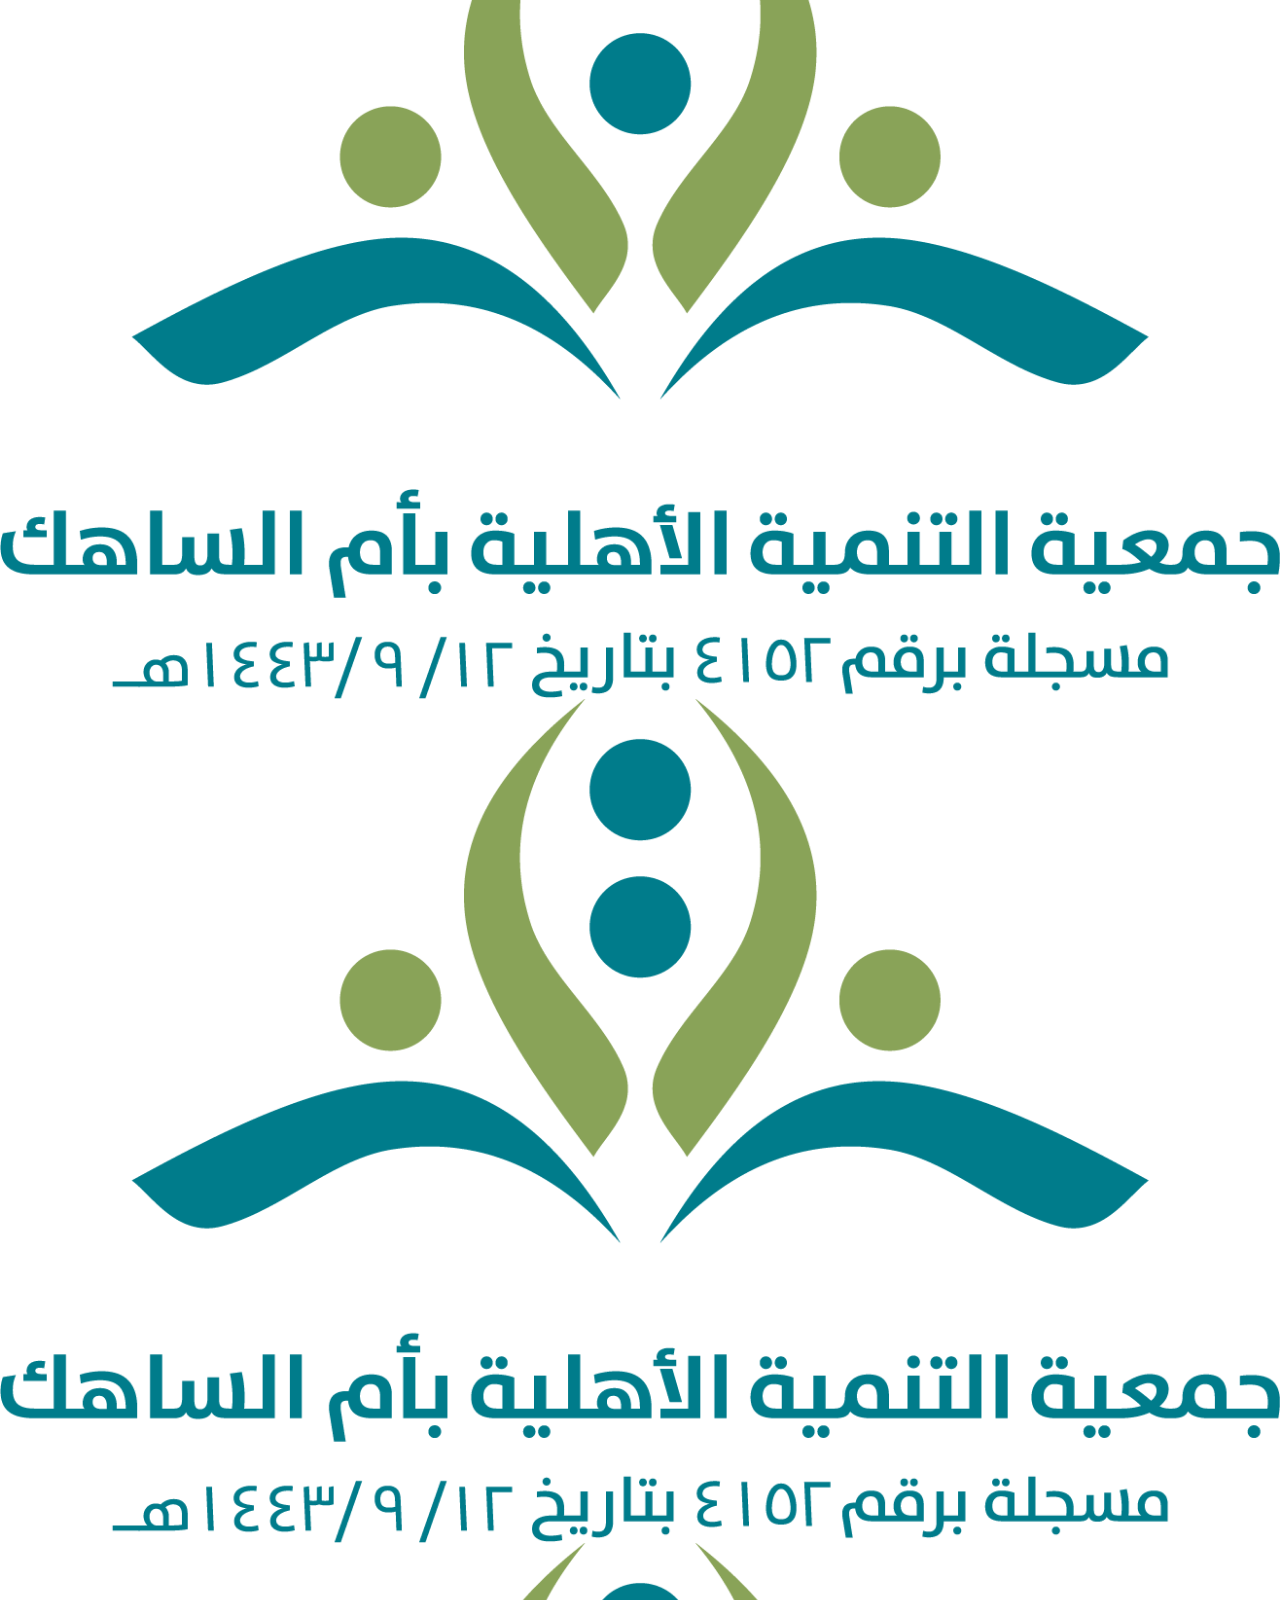
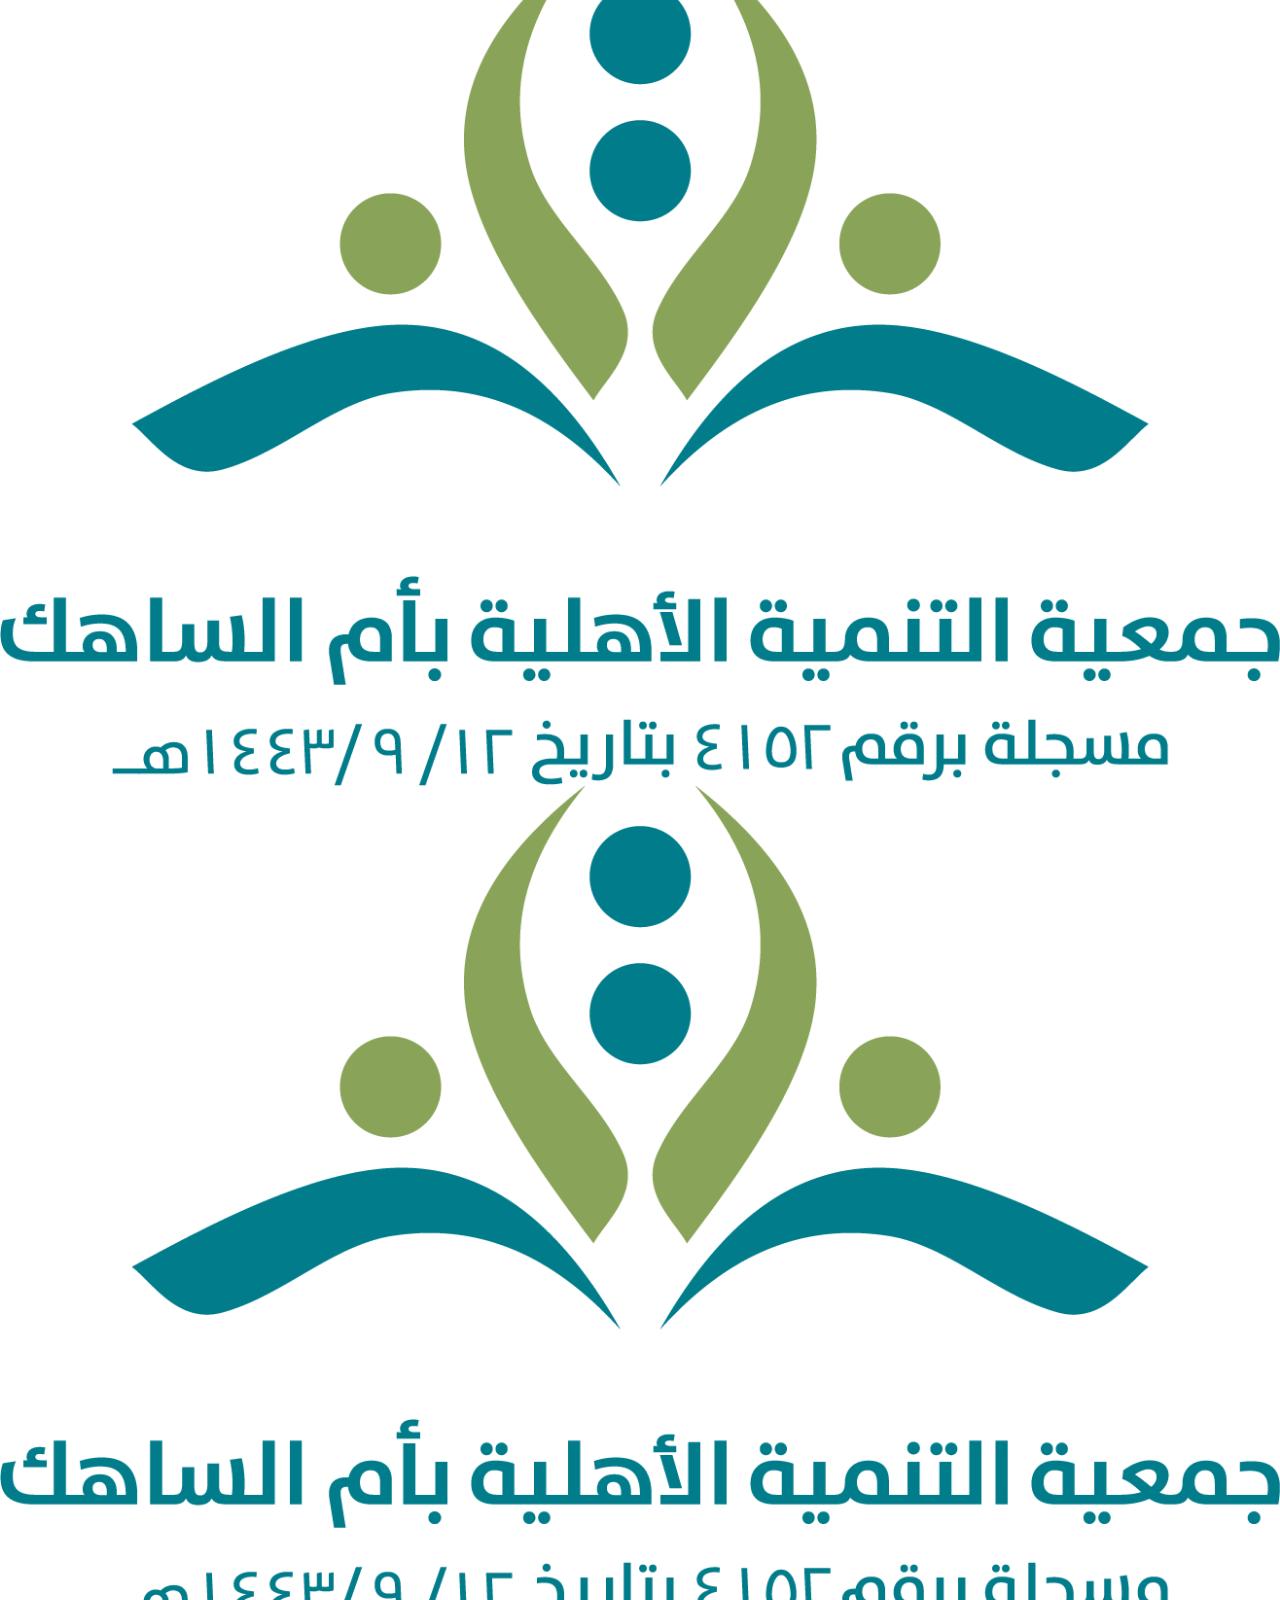
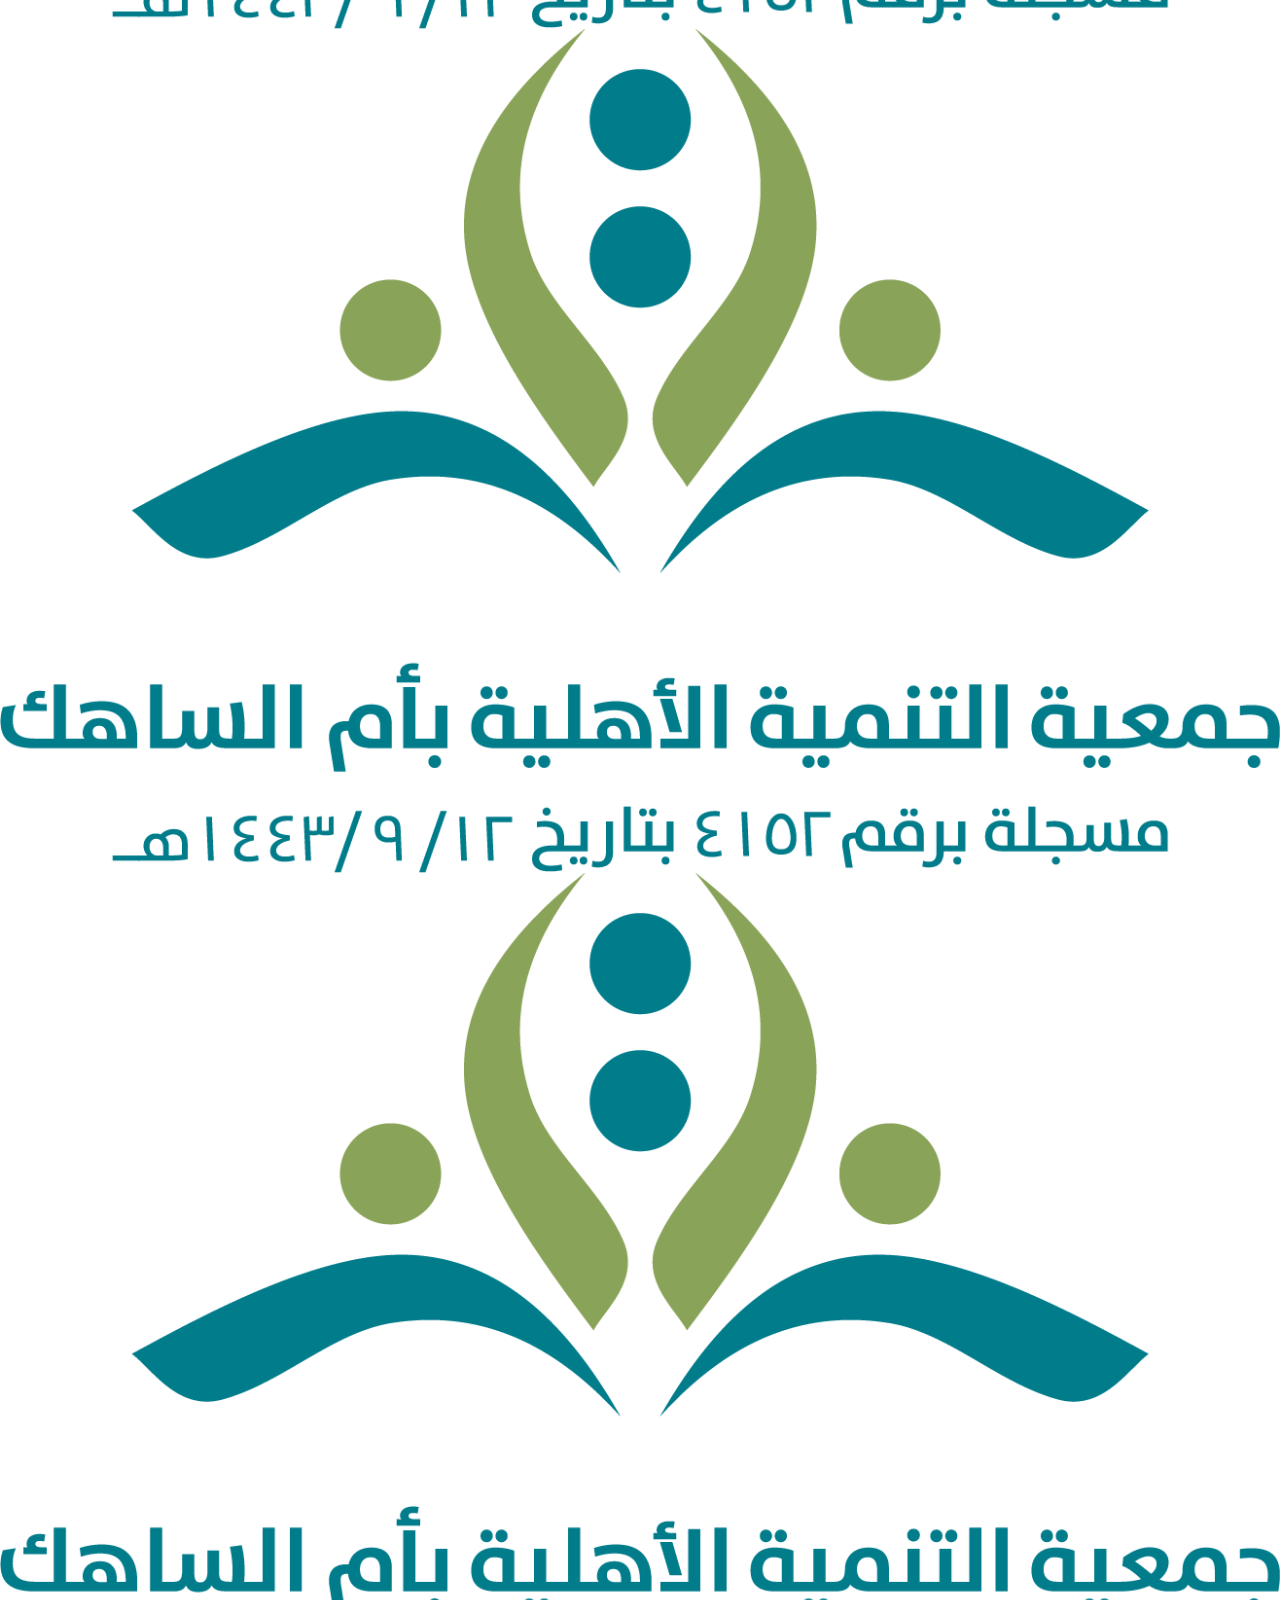
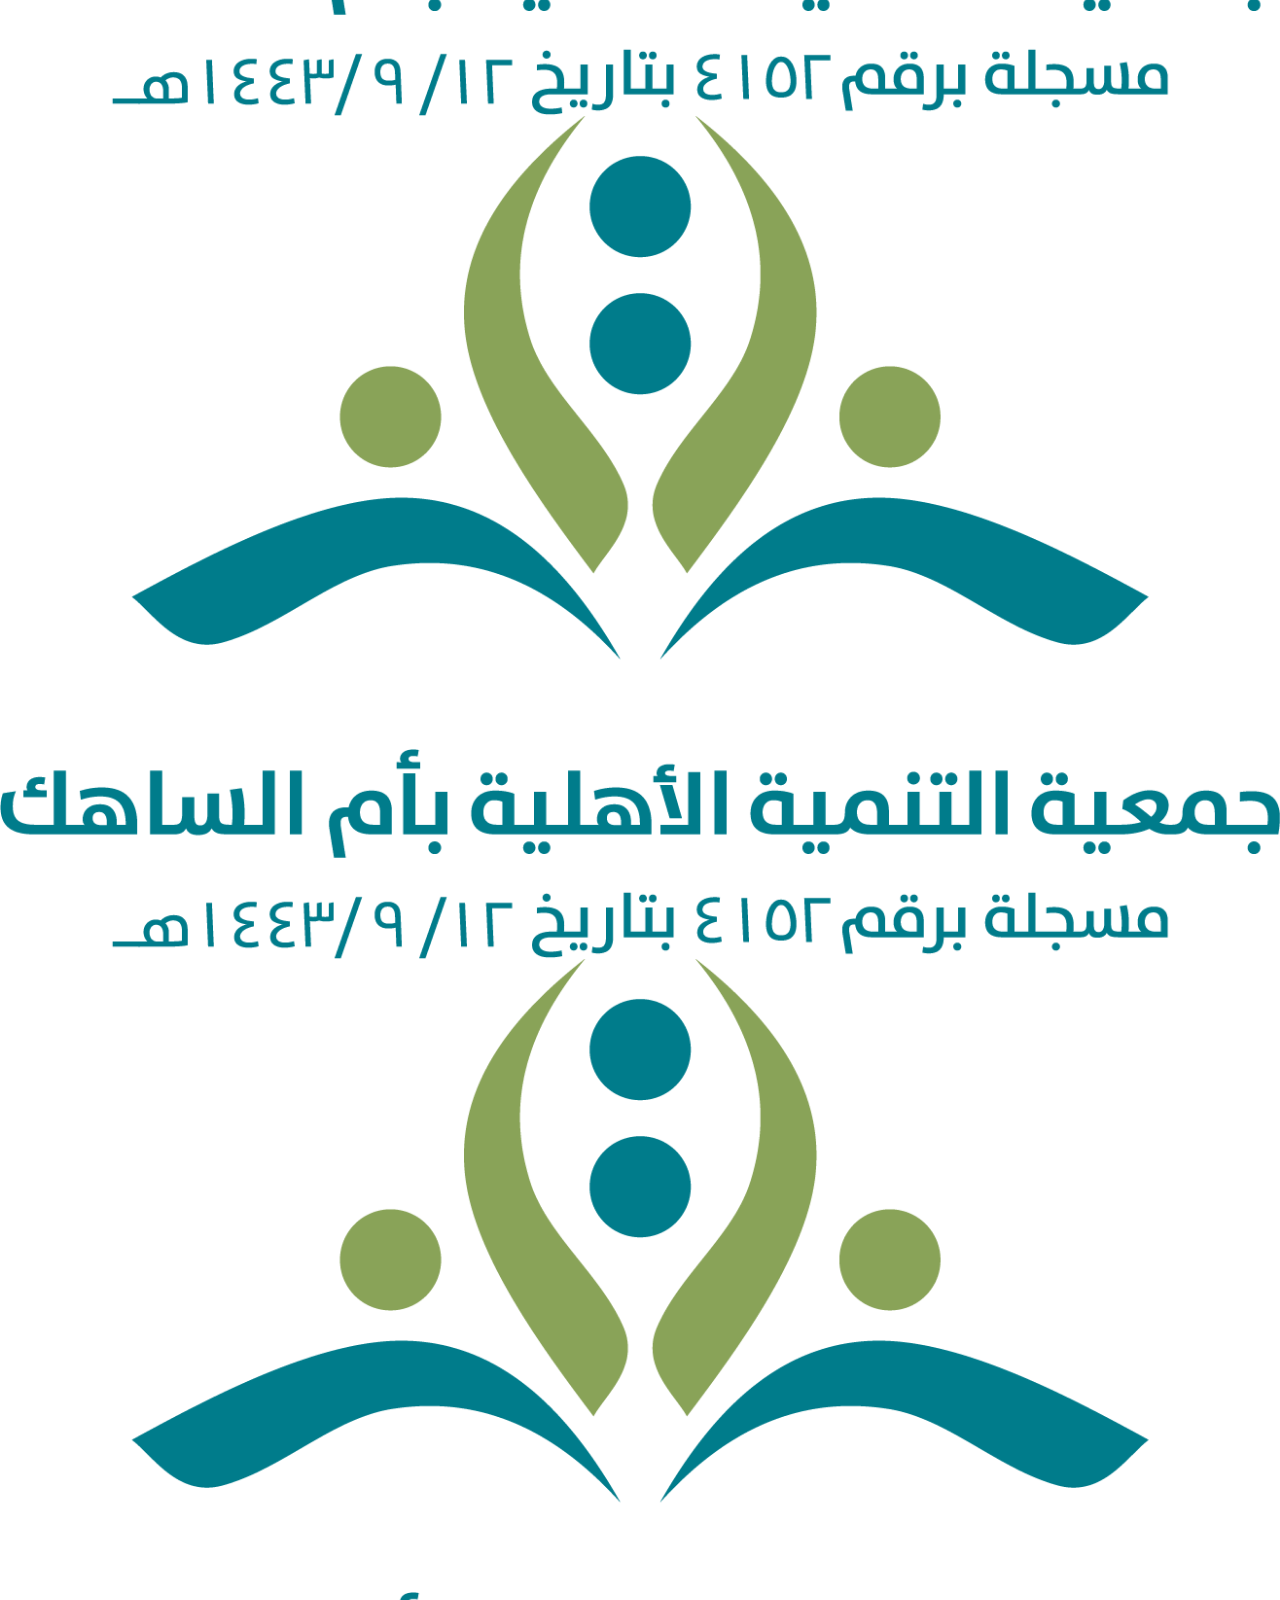
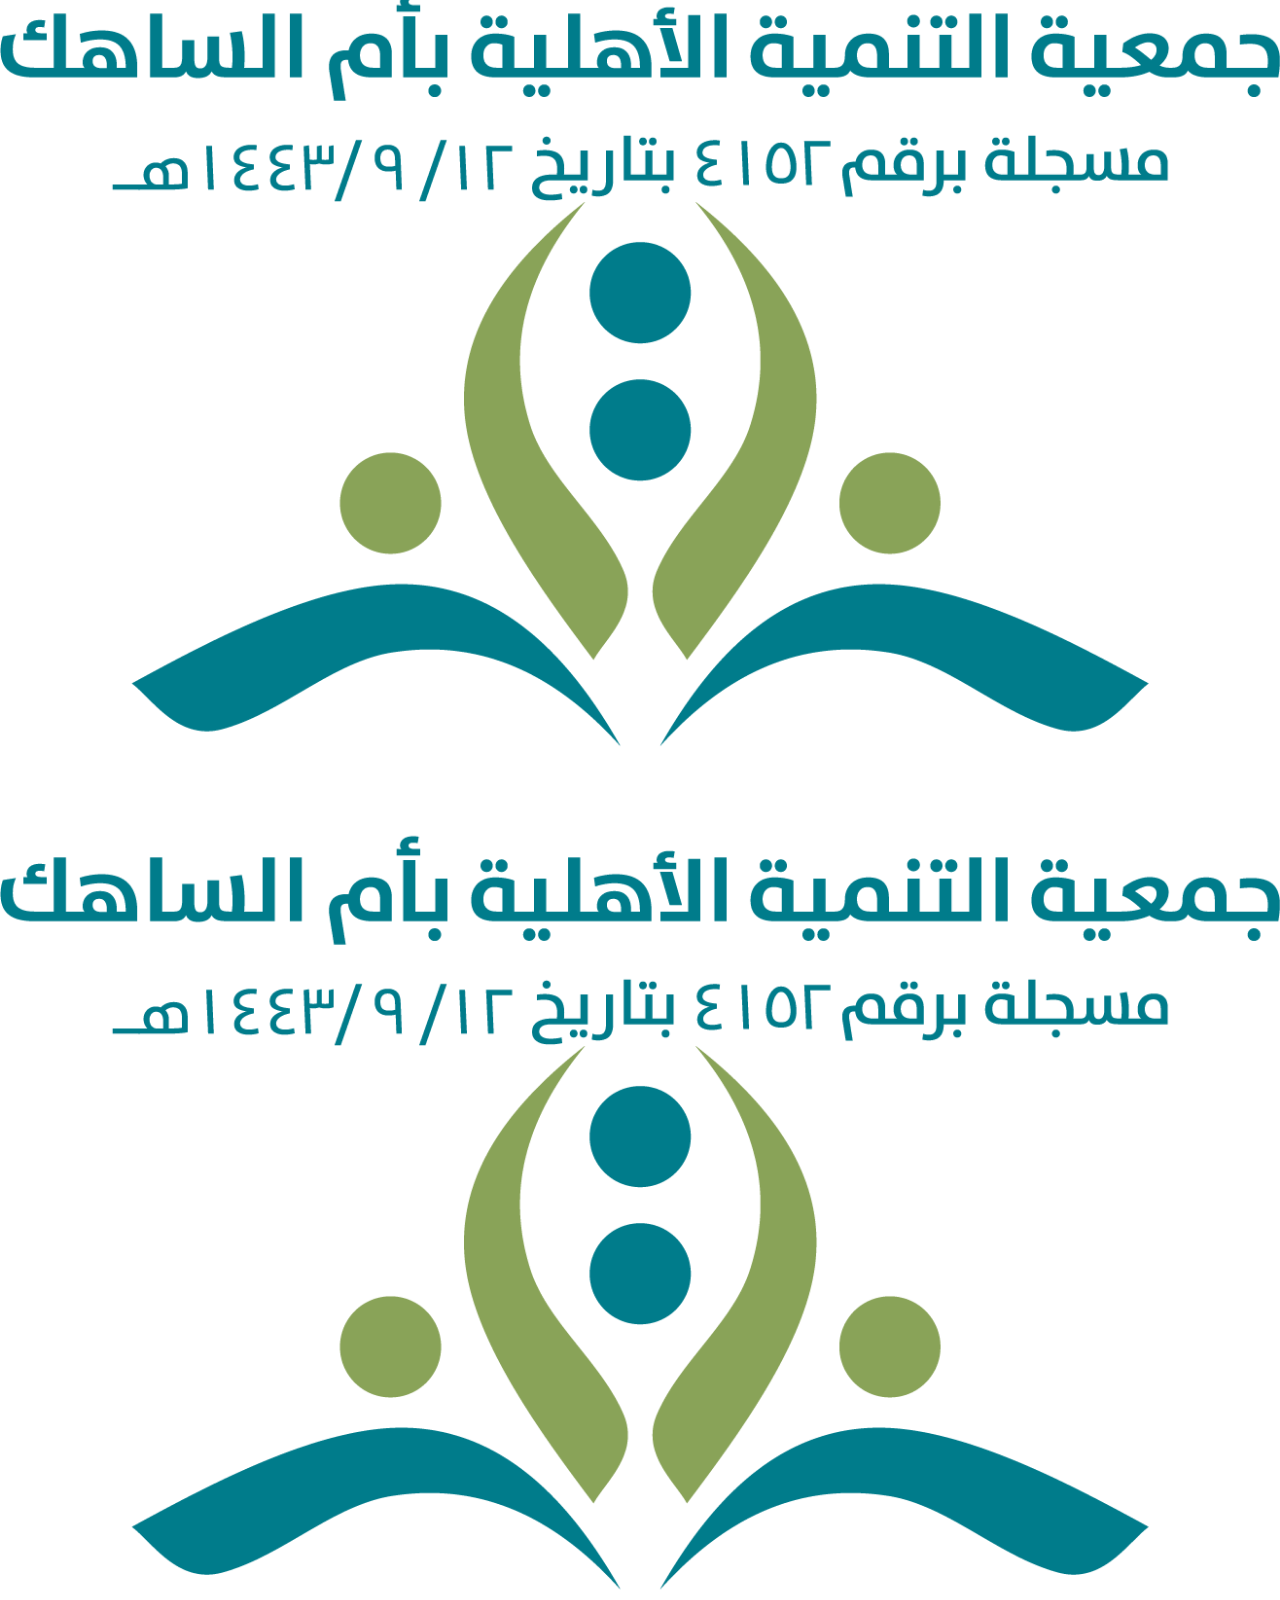
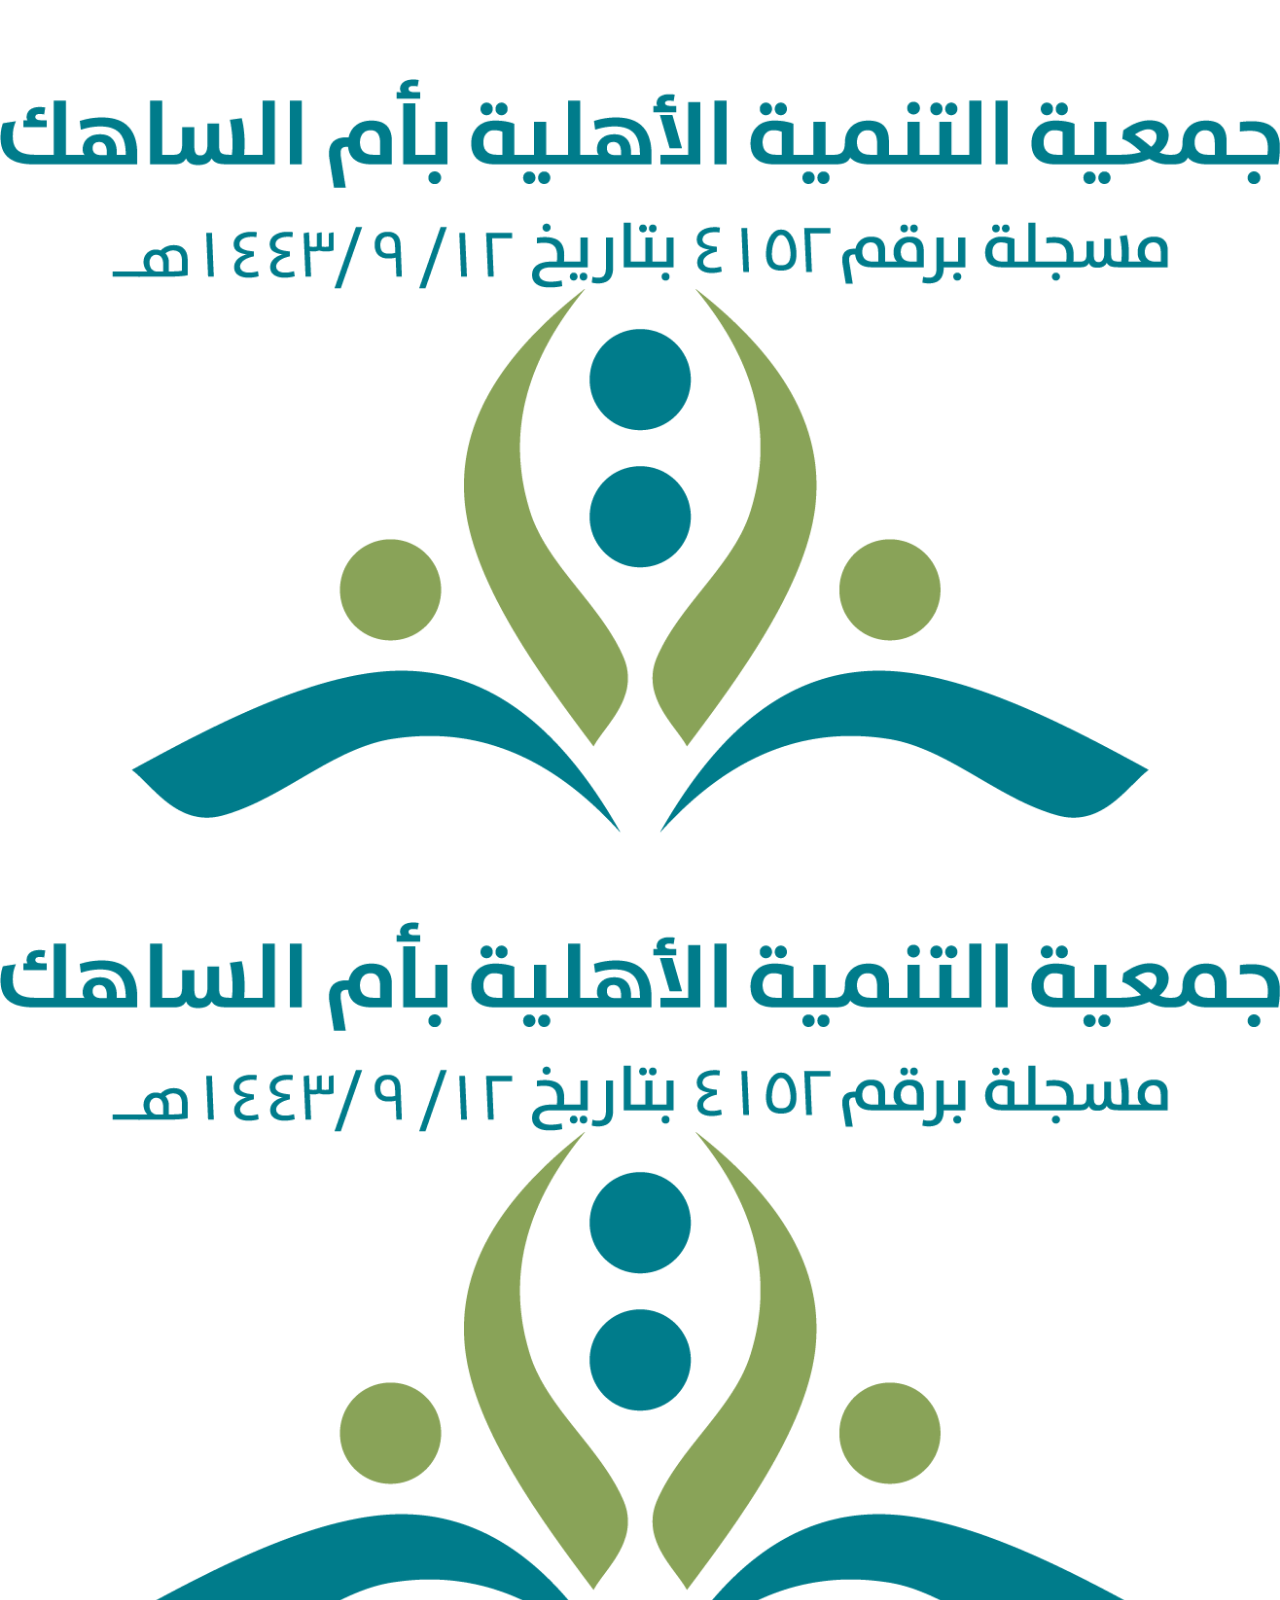
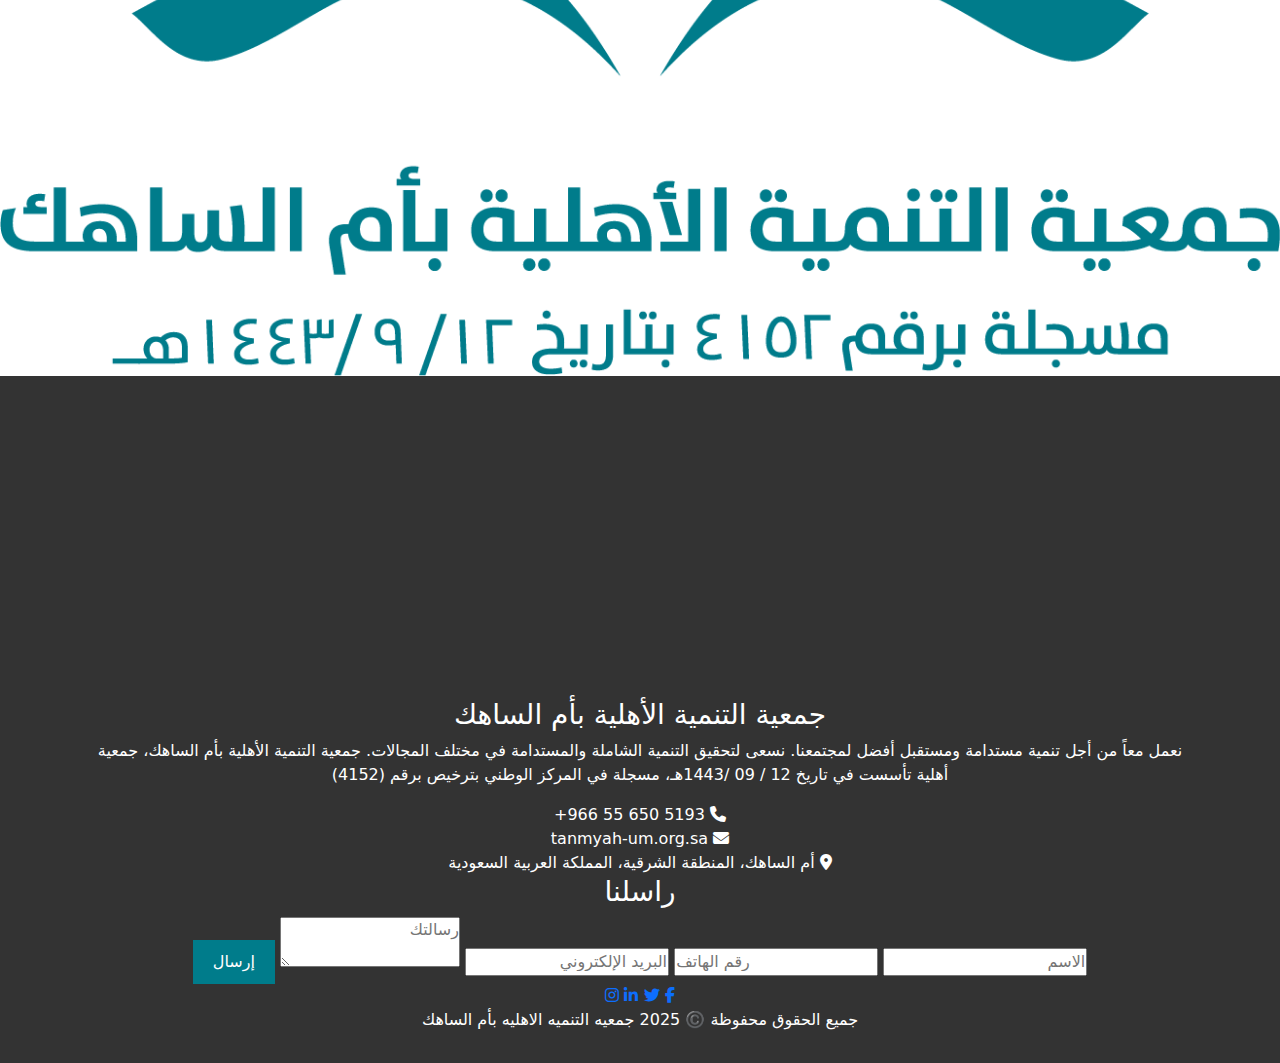
<file: HTML/programsPage.html>
<!DOCTYPE html>
<html lang="ar" dir="rtl">
<head>
    <meta charset="UTF-8">
    <meta name="viewport" content="width=device-width, initial-scale=1.0">
    <!-- Font Awesome CDN -->
    <link rel="stylesheet" href="https://cdnjs.cloudflare.com/ajax/libs/font-awesome/6.5.2/css/all.min.css">
    <title>برامجنا - جمعيه التنميه الاهليه بأم الساهك</title>
    <link rel="shortcut icon" href="/logo/شعار الجمعية شفاف.png" type="image/x-icon">
    <link rel="stylesheet" href="/CSS/Base.css">
    <link rel="stylesheet" href="/CSS/programs.css">
    <!-- CSS Bootstrap -->
    <link href="https://cdn.jsdelivr.net/npm/bootstrap@5.3.3/dist/css/bootstrap.min.css" rel="stylesheet">
</head>
<body>
    <header>
        <section class="h-top">
            <div class="logo">
                <a href="/HTML/index.html"><img src="/logo/شعار الجمعية شفاف.png" alt="جمعيه التنميه"></a>
            </div>
            <div class="contact-info">
                <div class="mail">
                    <i class="fa-solid fa-envelope fa-lg"></i>
                    tanmyah-um.org.sa
                </div>
                <div class="phone">
                    <i class="fa-solid fa-phone fa-lg"></i>
                    5193 650 55 966+
                </div>
                <div class="location">
                    <i class="fa-solid fa-location-dot fa-lg"></i>
                    أم الساهك، المنطقة الشرقية، المملكة العربية السعودية               </div>
            </div>
            
        </section>
        <section class="h-bottom">
            <nav class="navbar navbar-expand-lg bg-body-tertiary">
                <div class="container-fluid">
                    <button class="navbar-toggler" type="button" data-bs-toggle="collapse" data-bs-target="#navbarNavDropdown" aria-controls="navbarNavDropdown" aria-expanded="false" aria-label="Toggle navigation">
                    <span class="navbar-toggler-icon"></span>
                    </button>
                    <div class="collapse navbar-collapse" id="navbarNavDropdown">
                    <ul class="navbar-nav">
                        <li class="nav-item">
                        <a class="nav-link " aria-current="page" href="/HTML/index.html">الرئيسيه</a>
                        </li>
                        <li class="nav-item">
                        <a class="nav-link" href="/HTML/servicesPage.html">خدماتنا</a>
                        </li>
                        <li class="nav-item">
                        <a class="nav-link active" href="/HTML/programsPage.html">برامجنا</a>
                        </li>
                        <li class="nav-item">
                        <a class="nav-link" href="/HTML/newsPage.html">اخبارنا</a>
                        </li>
                        <li class="nav-item dropdown">
                        <a class="nav-link dropdown-toggle" href="#" role="button" data-bs-toggle="dropdown" aria-expanded="false">
                            عن الجمعيه
                        </a>
                        <ul class="dropdown-menu">
                            <li><a class="dropdown-item" href="/HTML/aboutUs.html">من نحن؟</a></li>
                            <li><a class="dropdown-item" href="#">الجمعيه العموميه </a></li>
                            <li><a class="dropdown-item" href="#">مجلس الاداره</a></li>
                        </ul>
                        </li>
                        <li class="nav-item">
                        <a class="nav-link" href="/HTML/contactUs.html">الاقتراحات و الشكاوي</a>
                        </li>
                    </ul>
                    </div>
                </div>

                <div class="h-social">
                <a href=""><i class="fa-brands fa-whatsapp"></i></a>
                <a href=""><i class="fa-brands fa-x-twitter"></i></a>
                <a href=""><i class="fa-brands fa-instagram"></i></a>
                <a href=""><i class="fa-brands fa-snapchat"></i></a>
            </div>
            </nav>
        </section>
    </header>

    <!------------------- sec 1 ------------------>
    <section class="sec1">
        <h1>برامجنا </h1>

        <div class="row row-cols-1 row-cols-md-3 g-4 news-cards">
            <div class="col">
            <div class="card h-100">
                <img src="/images/مَعرض-التخصصات.png" class="card-img-top" alt="...">
                <div class="card-body">
                    <h5 class="card-title">معرض التخصصات</h5>
                    <p>برنامج يهدف لتوعية طلاب وخريجي المرحلة الثانوية بتخصصات المرحلة الجامعية.</p>
                </div>
            </div>
            </div>

            <div class="col">
            <div class="card h-100">
                <img src="/images/مدينة-القيم.png" class="card-img-top" alt="...">
                <div class="card-body">
                    <h5 class="card-title">مدينة القيم</h5>
                    <p>برنامج لفتيات المرحلة الابتدائية، يهدف لتعزيز القيم، وشغل أوقات الفتيات بما ينفعهم.</p>
                </div>
            </div>
            </div>

            <div class="col">
            <div class="card h-100">
                <img src="/images/زكاء.png" class="card-img-top" alt="...">
                <div class="card-body">
                    <h5 class="card-title">زكاء</h5>
                    <p>مبادرة تهدف للتذكير باستغلال مواسم الطاعة، كرمضان وعشر ذي الحجة.</p>
                </div>
            </div>
            </div>

            <div class="col">
            <div class="card h-100">
                <img src="/images/news4.png" class="card-img-top" alt="...">
                <div class="card-body">
                    <h5 class="card-title">رَواح</h5>
                    <p>لقاءات شهرية للفتيات، تعنى بجوانب فكرية وذاتية واجتماعيّة بطابع ودّي قريب لنفوسهنّ.</p>
                </div>
            </div>
            </div>
        </div>
    </section>






    <!---------------- sec2 --------------->
    

    <!---------- شركاء النجاح  ------------>
<section class="partners-section">
        <h2 class="title"data-translate="partenersTitle">شركاء القمة</h2>
        <p>نحن في أيدٍ أمينة.</p>

        <div class="partners-wrapper" dir="ltr">
            <div class="partners-track">
            <div class="logo-group">
                <img src="/logo/شعار الجمعية شفاف.png" alt="Cinque Terre">
                <img src="/logo/شعار الجمعية شفاف.png" alt="Cinque Terre">
                <img src="/logo/شعار الجمعية شفاف.png" alt="Cinque Terre">
                <img src="/logo/شعار الجمعية شفاف.png" alt="Cinque Terre">
                <img src="/logo/شعار الجمعية شفاف.png" alt="Cinque Terre">
                <img src="/logo/شعار الجمعية شفاف.png" alt="Cinque Terre">
                <img src="/logo/شعار الجمعية شفاف.png" alt="Cinque Terre">
            </div>

            <div class="logo-group">
                <img src="/logo/شعار الجمعية شفاف.png" alt="Cinque Terre">
                <img src="/logo/شعار الجمعية شفاف.png" alt="Cinque Terre">
                <img src="/logo/شعار الجمعية شفاف.png" alt="Cinque Terre">
                <img src="/logo/شعار الجمعية شفاف.png" alt="Cinque Terre">
                <img src="/logo/شعار الجمعية شفاف.png" alt="Cinque Terre">
                <img src="/logo/شعار الجمعية شفاف.png" alt="Cinque Terre">
                <img src="/logo/شعار الجمعية شفاف.png" alt="Cinque Terre">
                <img src="/logo/شعار الجمعية شفاف.png" alt="Cinque Terre">

            </div>
            </div>
        </div>
</section>




    <!--
    <section class="map">
    <iframe src="https://www.google.com/maps/embed?pb=!1m18!1m12!1m3!1d3629.229795257632!2d46.648192!3d24.5467199!2m3!1f0!2f0!3f0!3m2!1i1024!2i768!4f13.1!3m3!1m2!1s0x3e2f119c1077f983%3A0xf21ac0dd0d948883!2z2LTYsdmD2Kkg2KfYs9in2YTZitioINin2YTZgdmGINmE2YTYpdiz2KrYtNin2LHYp9iqINin2YTZh9mG2K_Ys9mK2Kk!5e0!3m2!1sar!2seg!4v1756316733024!5m2!1sar!2seg" width="100%" height="300" style="border:0;" allowfullscreen="" loading="lazy" referrerpolicy="no-referrer-when-downgrade"></iframe>
    </section>
    -->

    <footer class="footer" id="contactUs">
            <div class="container footer-content">
                <!-- الجزء الأول: اللوجو -->
                <div class="footer-logo">
                <iframe src="https://www.google.com/maps/embed?pb=!1m18!1m12!1m3!1d3566.1551240447097!2d49.914124424414844!3d26.643515276808667!2m3!1f0!2f0!3f0!3m2!1i1024!2i768!4f13.1!3m3!1m2!1s0x3e35fb0059c85d19%3A0xd0de56a8464e7d62!2z2KzZhdi52YrYqSDYp9mE2KrZhtmF2YrYqSDYp9mE2KfZh9mE2YrYqSDYqNij2YUg2KfZhNiz2KfZh9mD!5e0!3m2!1sar!2seg!4v1756364174110!5m2!1sar!2seg" width="400" height="300" style="border:0;" allowfullscreen="" loading="lazy" referrerpolicy="no-referrer-when-downgrade"></iframe>
                </div>

                <!-- الجزء الثاني: نبذة وكروت التواصل -->
                <div class="footer-about">
                <h3>جمعية التنمية الأهلية بأم الساهك</h3>
                <p>نعمل معاً من أجل تنمية مستدامة ومستقبل أفضل لمجتمعنا. نسعى لتحقيق التنمية الشاملة والمستدامة في مختلف المجالات. جمعية التنمية الأهلية بأم الساهك، جمعية أهلية تأسست في تاريخ 12 / 09 /1443هـ، مسجلة في المركز الوطني بترخيص برقم (4152)</p>
                
                <div class="contact-cards">
                    <div class="contact-card">
                    <i class="fas fa-phone"></i>
                    <span>5193 650 55 966+</span>
                    </div>
                    <div class="contact-card">
                    <i class="fas fa-envelope"></i>
                    <span>tanmyah-um.org.sa</span>
                    </div>
                    <div class="contact-card">
                    <i class="fas fa-map-marker-alt"></i>
                    <span>أم الساهك، المنطقة الشرقية، المملكة العربية السعودية</span>
                    </div>
                </div>
                </div>

                <!-- الجزء الثالث: الفورم -->
                <div class="footer-form">
                <h3>راسلنا</h3>
                <form id="contactForm" action="https://formsubmit.co/tanmyah-um.org.sa" method="POST">
                <input type="hidden" name="_subject" value="رسالة جديدة من موقع الشركة">
                <input type="hidden" name="_captcha" value="false">
                <input type="hidden" name="_template" value="table">

                <input type="text" name="name" placeholder="الاسم" required>
                <input type="tel" name="phone" placeholder="رقم الهاتف" required>
                <input type="email" name="email" placeholder="البريد الإلكتروني" required>
                <textarea name="message" placeholder="رسالتك" required></textarea>
                <button type="submit">إرسال</button>
                </form>

                </div>
            </div>

            <div class="footer-social">
                <div class="social-links">
                    <a href="#" target="_blank"><i class="fab fa-facebook-f"></i></a>
                    <a href="#" target="_blank"><i class="fab fa-twitter"></i></a>
                    <a href="#" target="_blank"><i class="fab fa-linkedin-in"></i></a>
                    <a href="#" target="_blank"><i class="fab fa-instagram"></i></a>
                </div>
            </div>

            <div class="footer-bottom">
            <p data-translate="copyright">جميع الحقوق محفوظة ©️ 2025 جمعيه التنميه الاهليه بأم الساهك</p>
            </div>
    </footer>


    <!-- JS Bootstrap (مع Popper) -->
    <script src="https://cdn.jsdelivr.net/npm/bootstrap@5.3.3/dist/js/bootstrap.bundle.min.js"></script>
    <script >
            document.getElementById('contactForm').addEventListener('submit', function(e) {
            e.preventDefault(); // امنع الإرسال العادي
            const form = this;
            fetch(form.action, {
            method: "POST",
            body: new FormData(form),
            headers: { 'Accept': 'application/json' }
            }).then(response => {
            if (response.ok) {
                form.style.display = 'none'; // اخفي الفورم
                const msg = document.createElement('div');
                msg.innerHTML = "<h3 style='color: #4CAF50;'>تم إرسال رسالتك بنجاح! سنرد عليك قريبًا.</h3>";
                form.parentNode.appendChild(msg);
            } else {
                alert("حدث خطأ أثناء الإرسال. حاول مرة أخرى.");
            }
            }).catch(error => {
            alert("حدث خطأ أثناء الإرسال. حاول مرة أخرى.");
            });
        });
        </script>
</body>
</html>
</file>
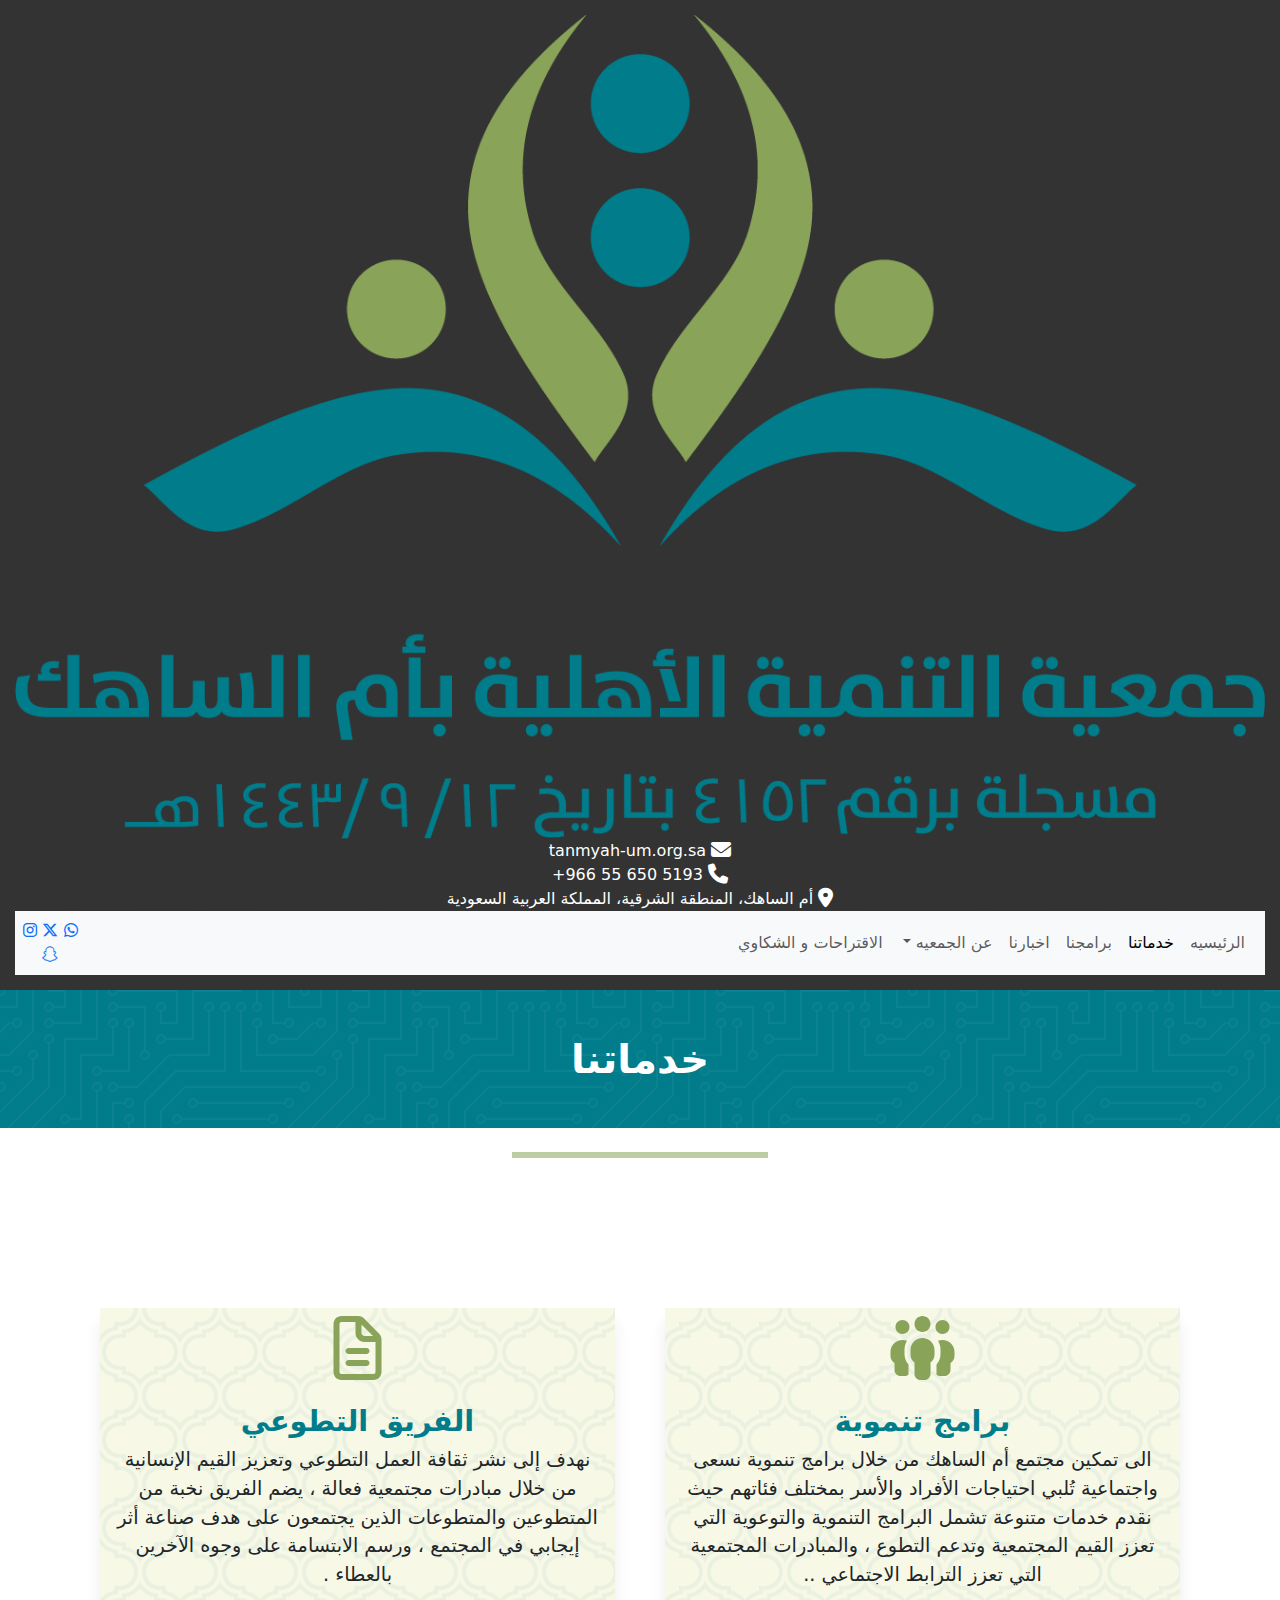
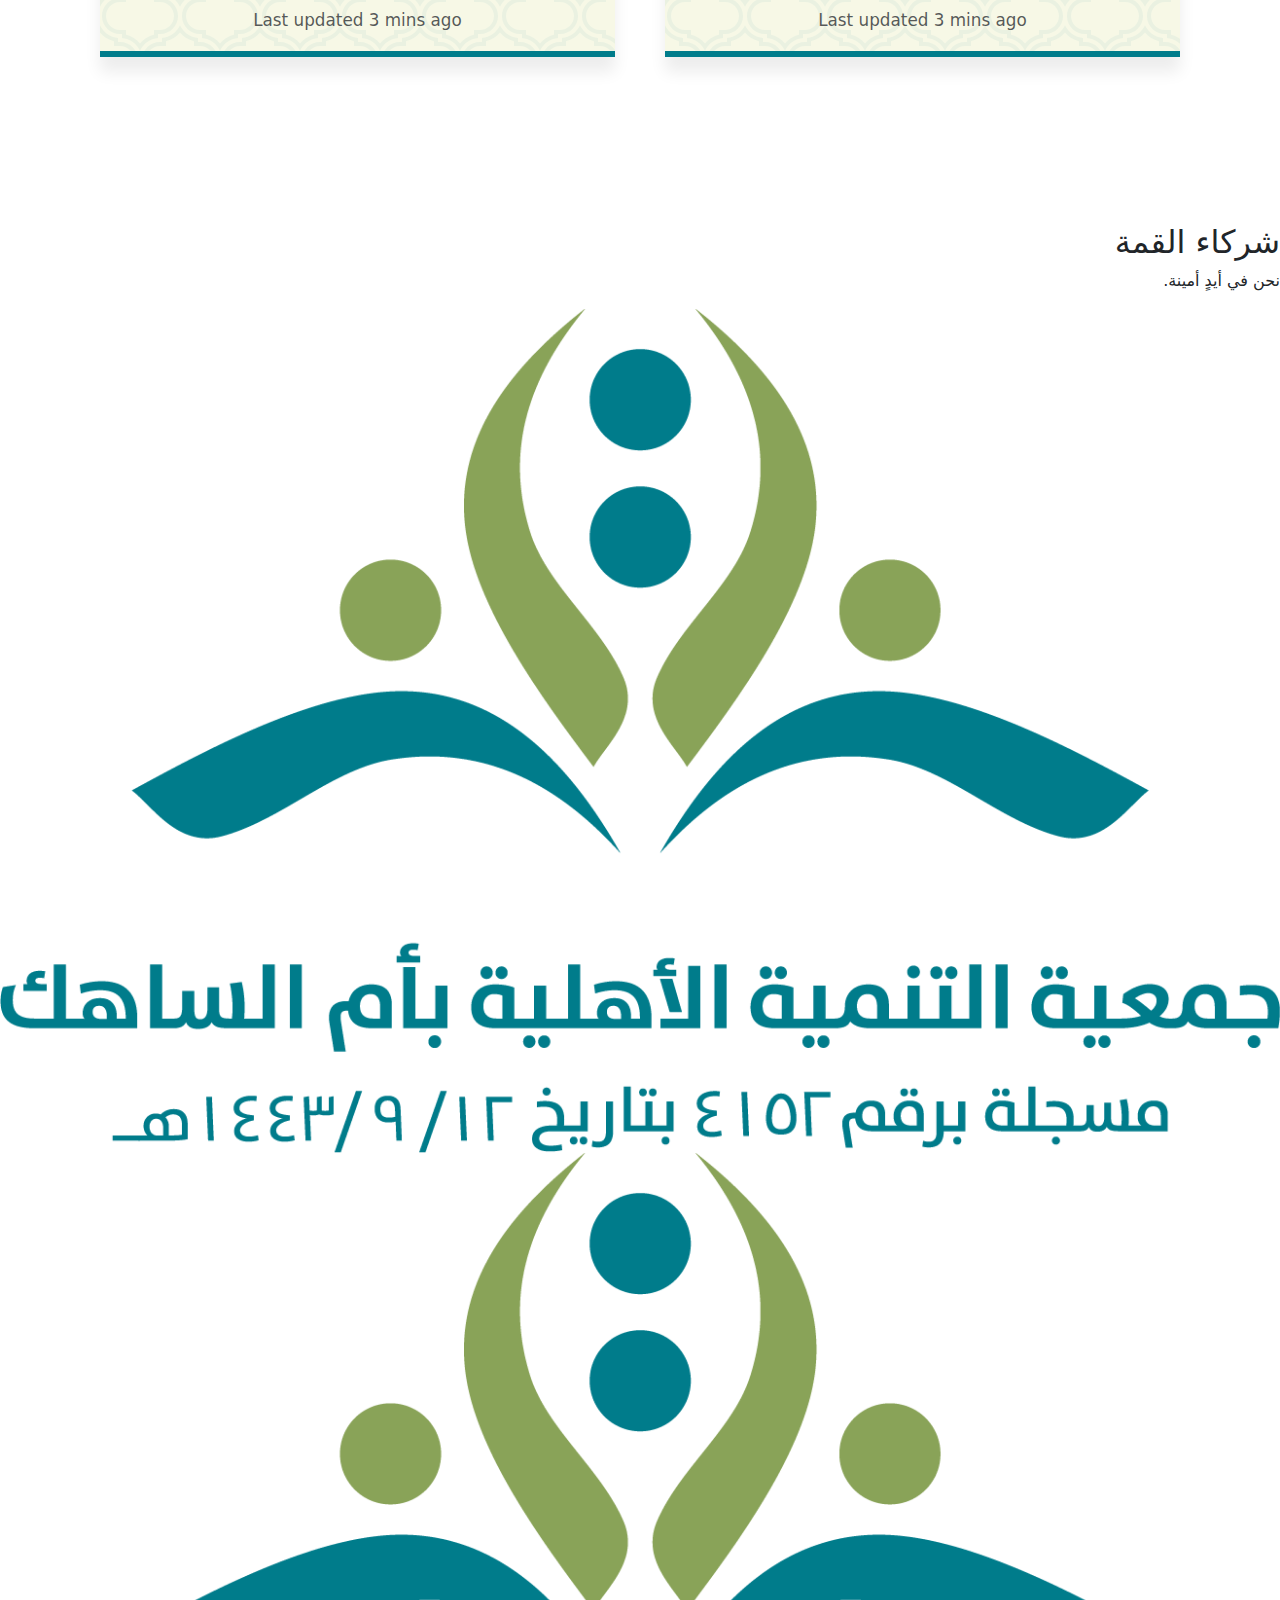
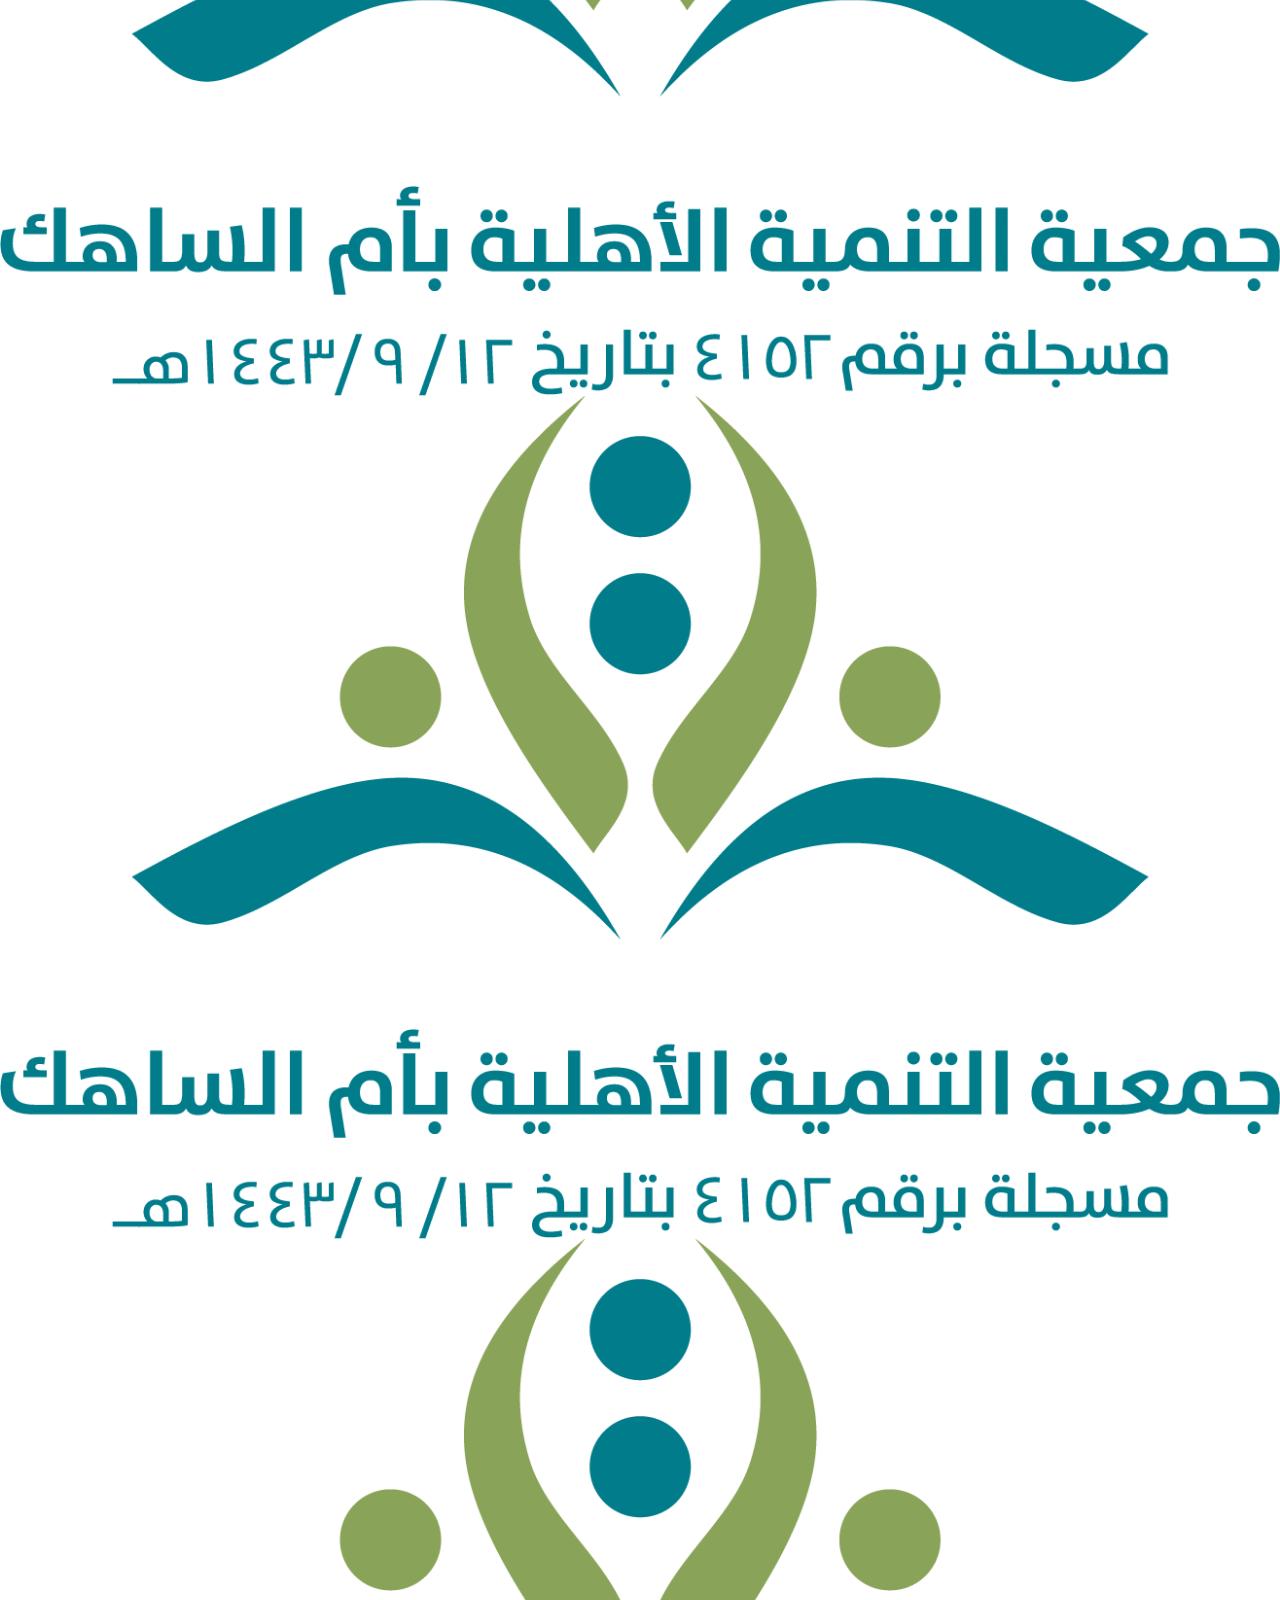
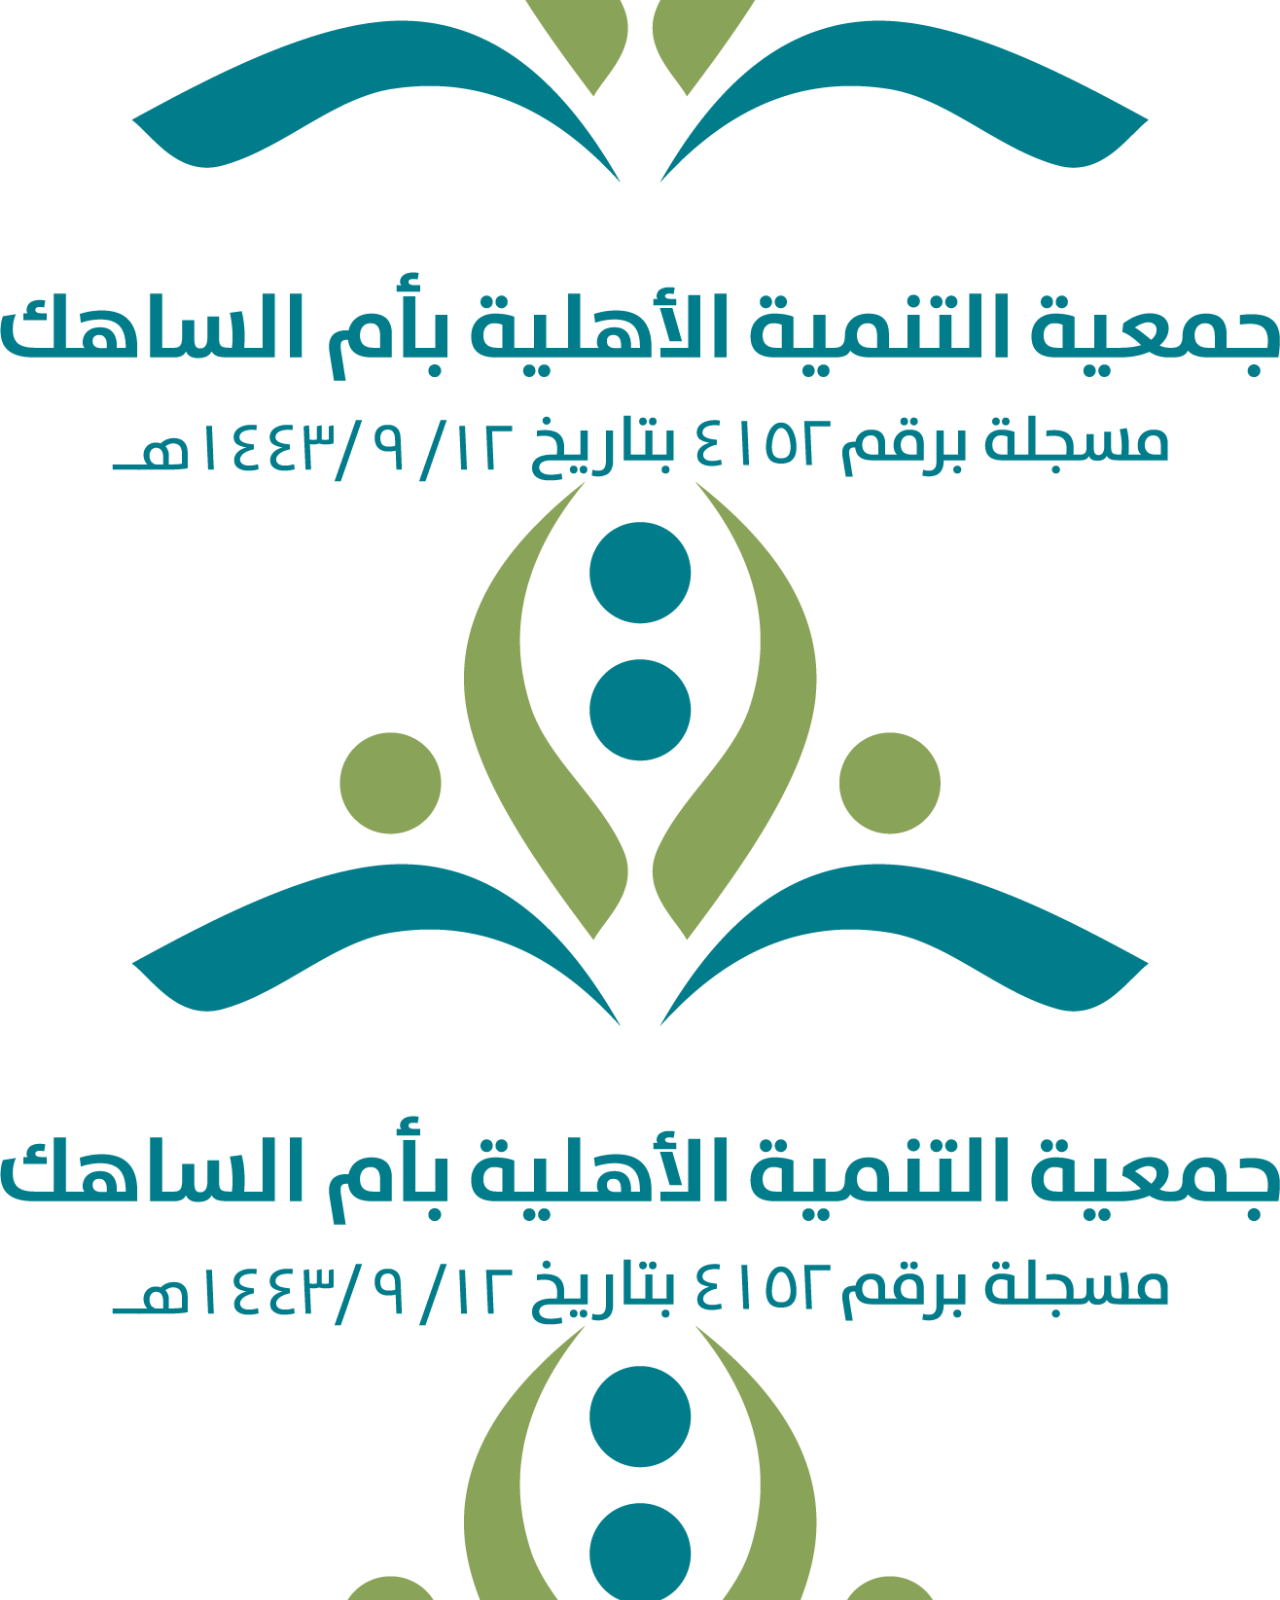
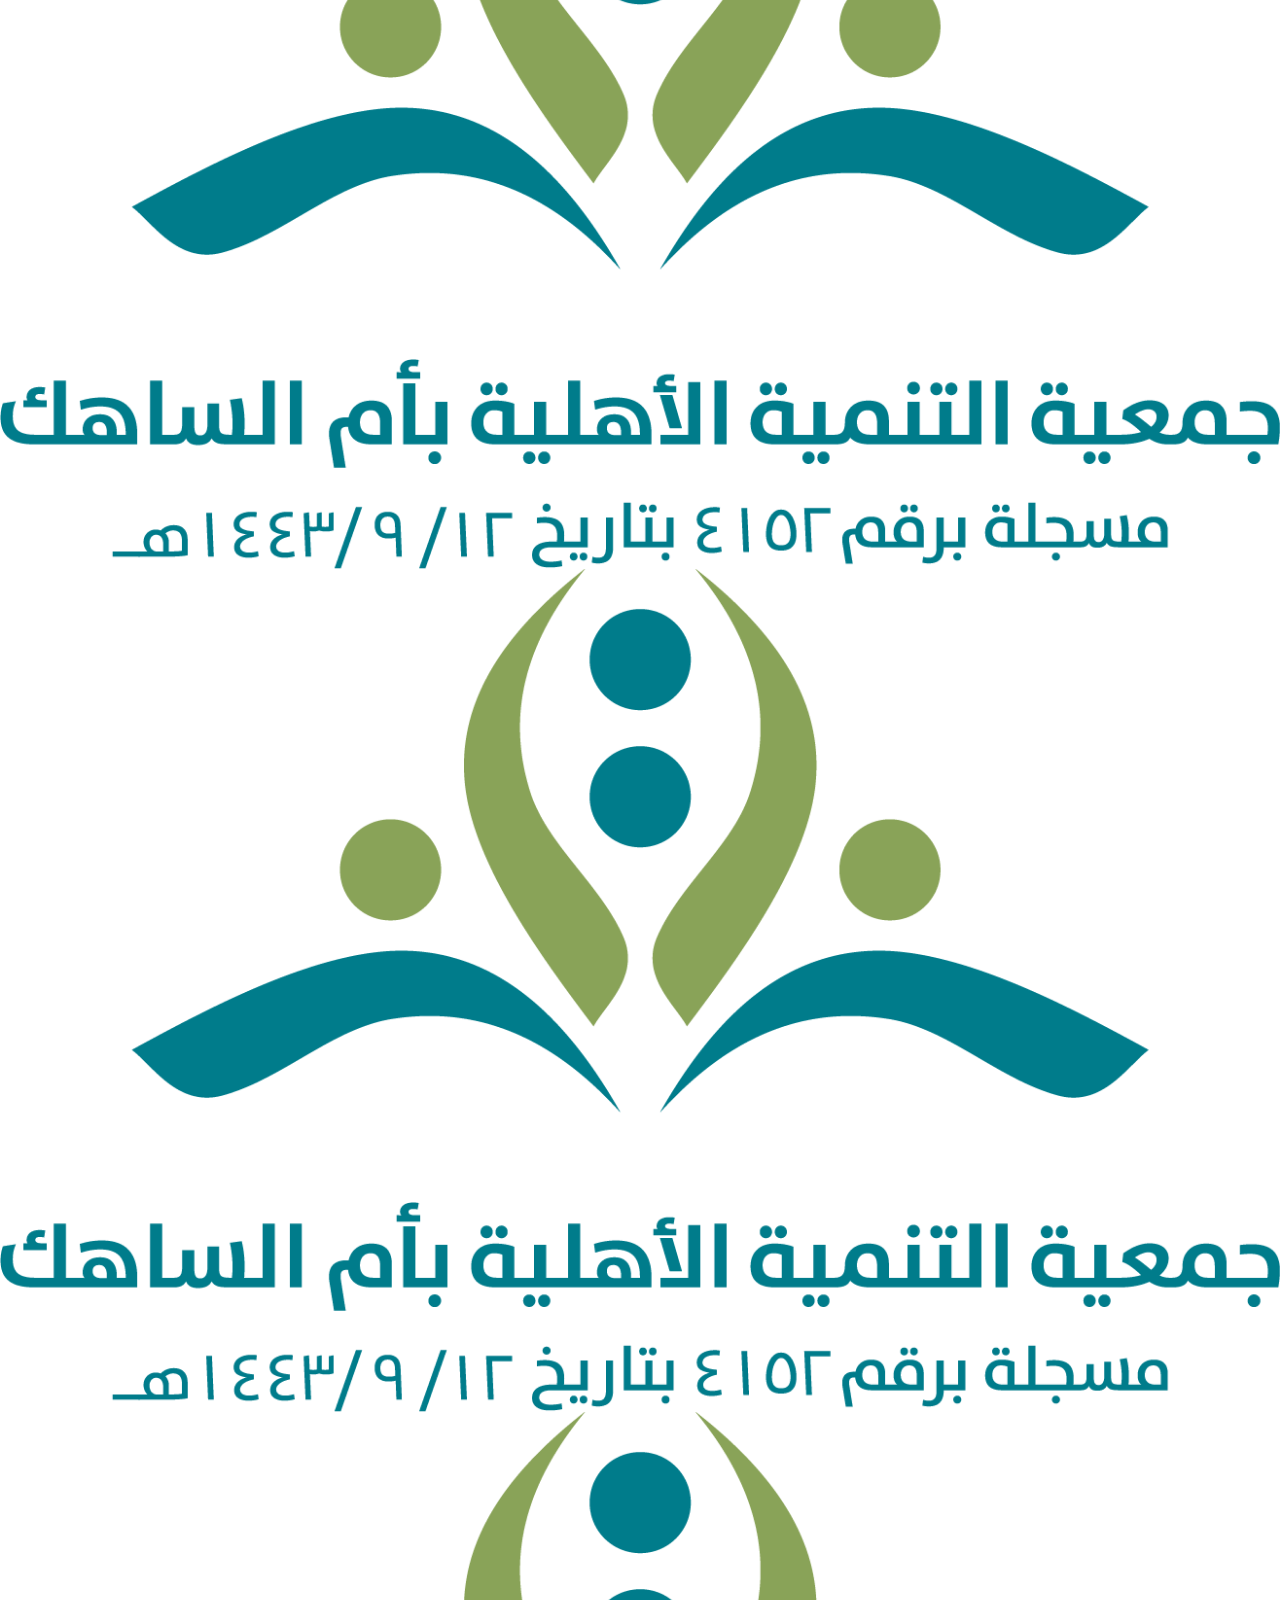
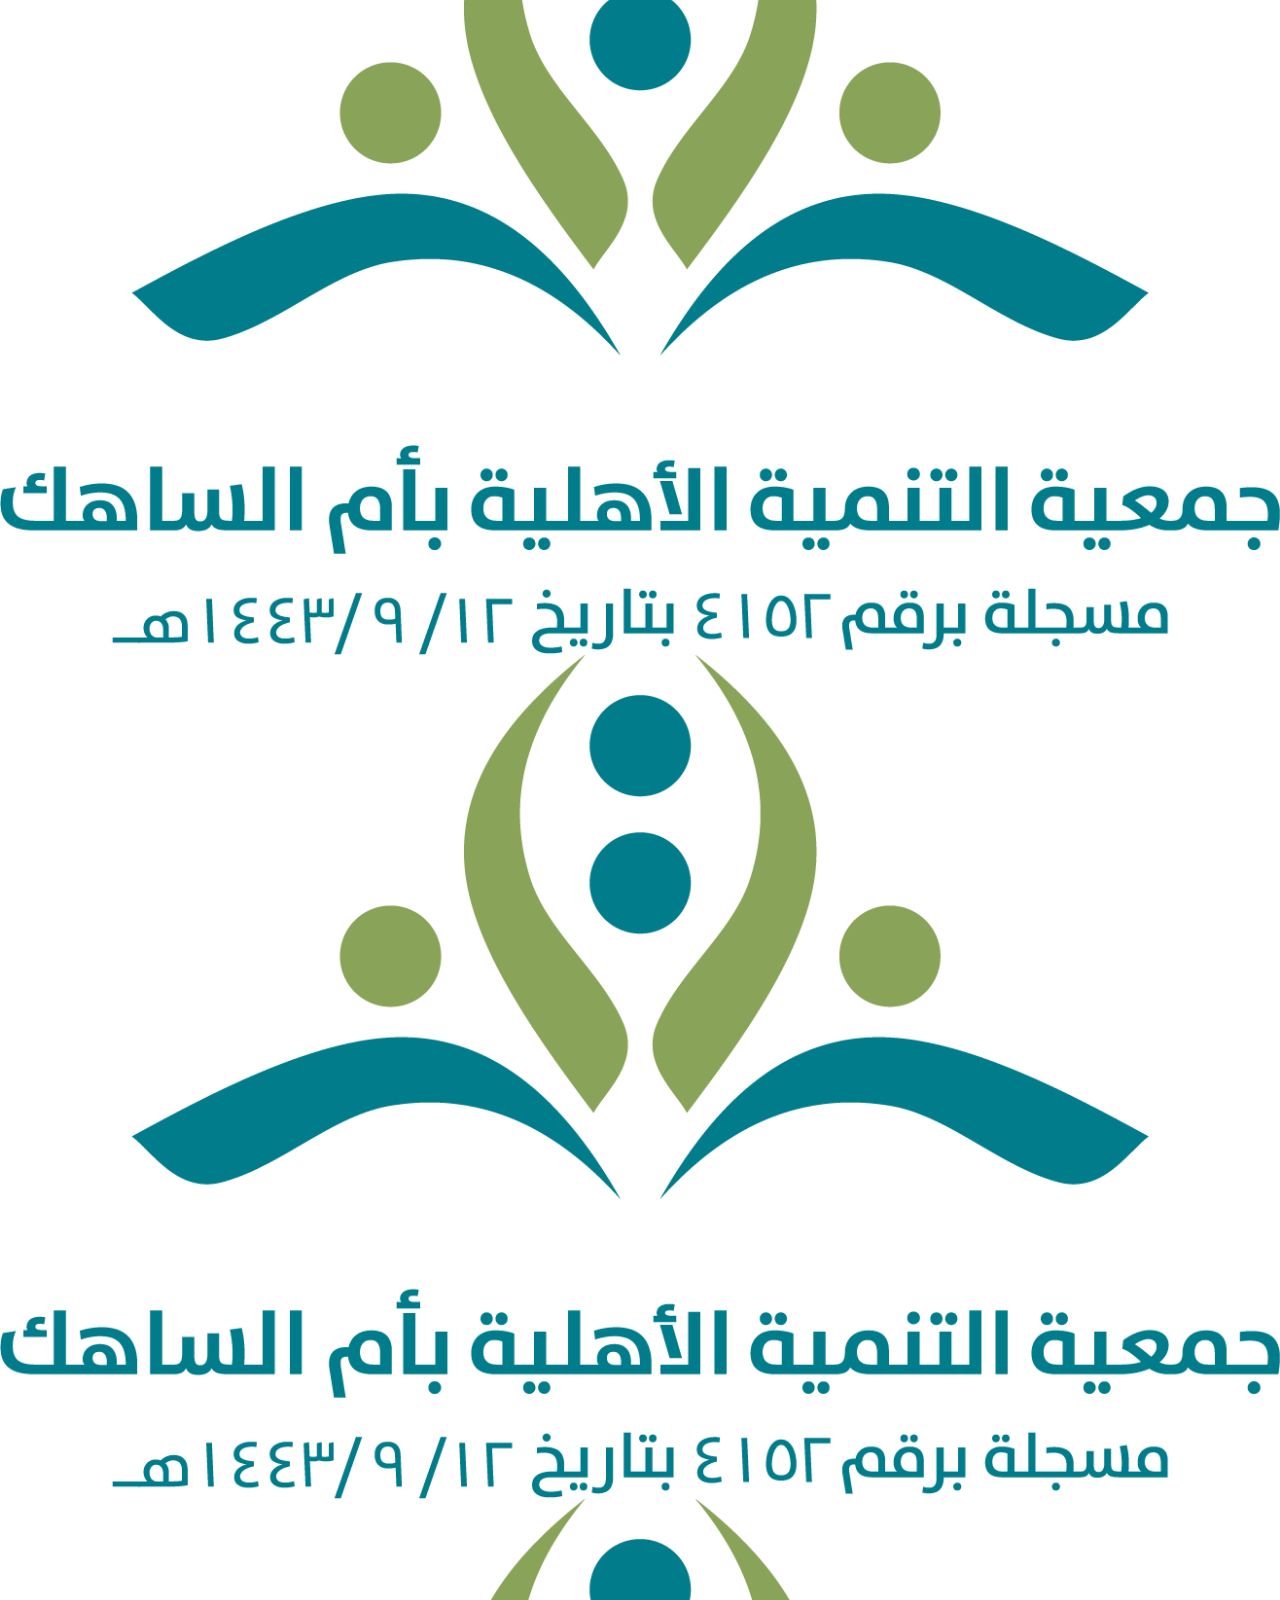
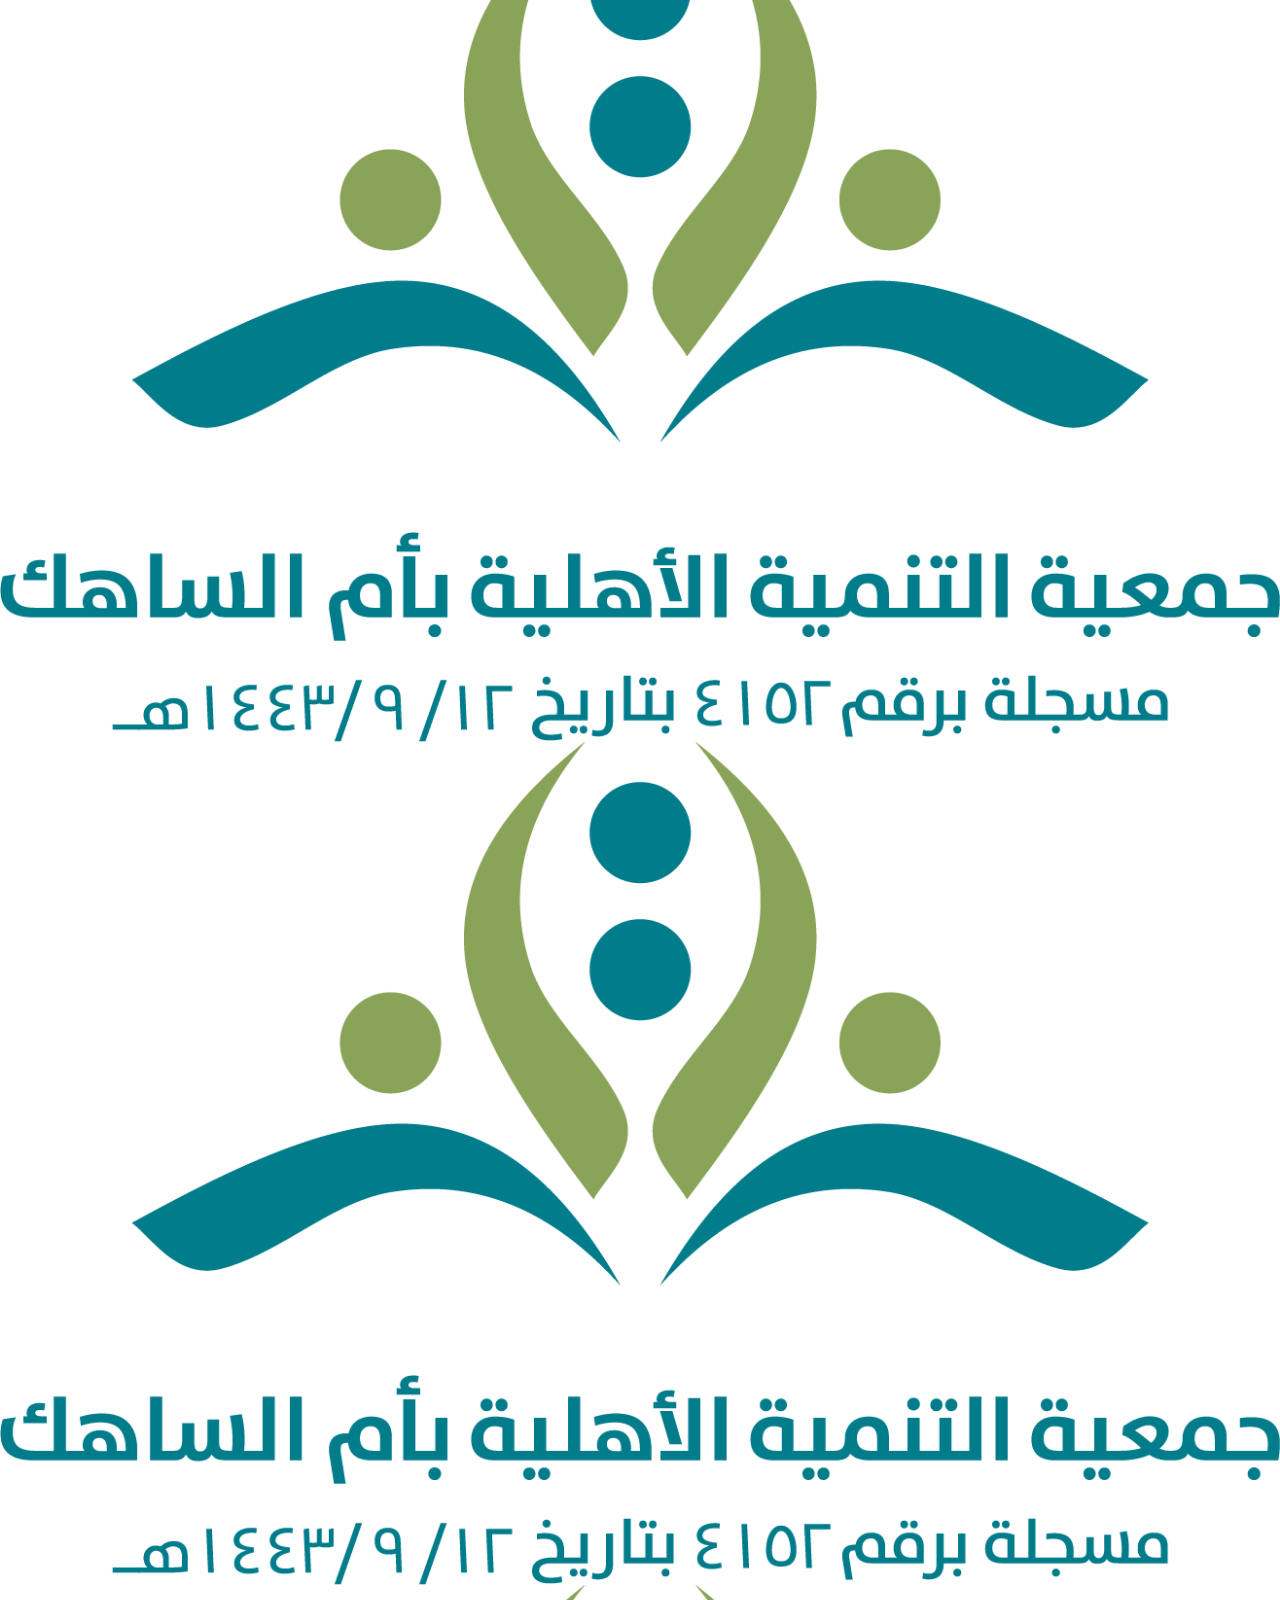
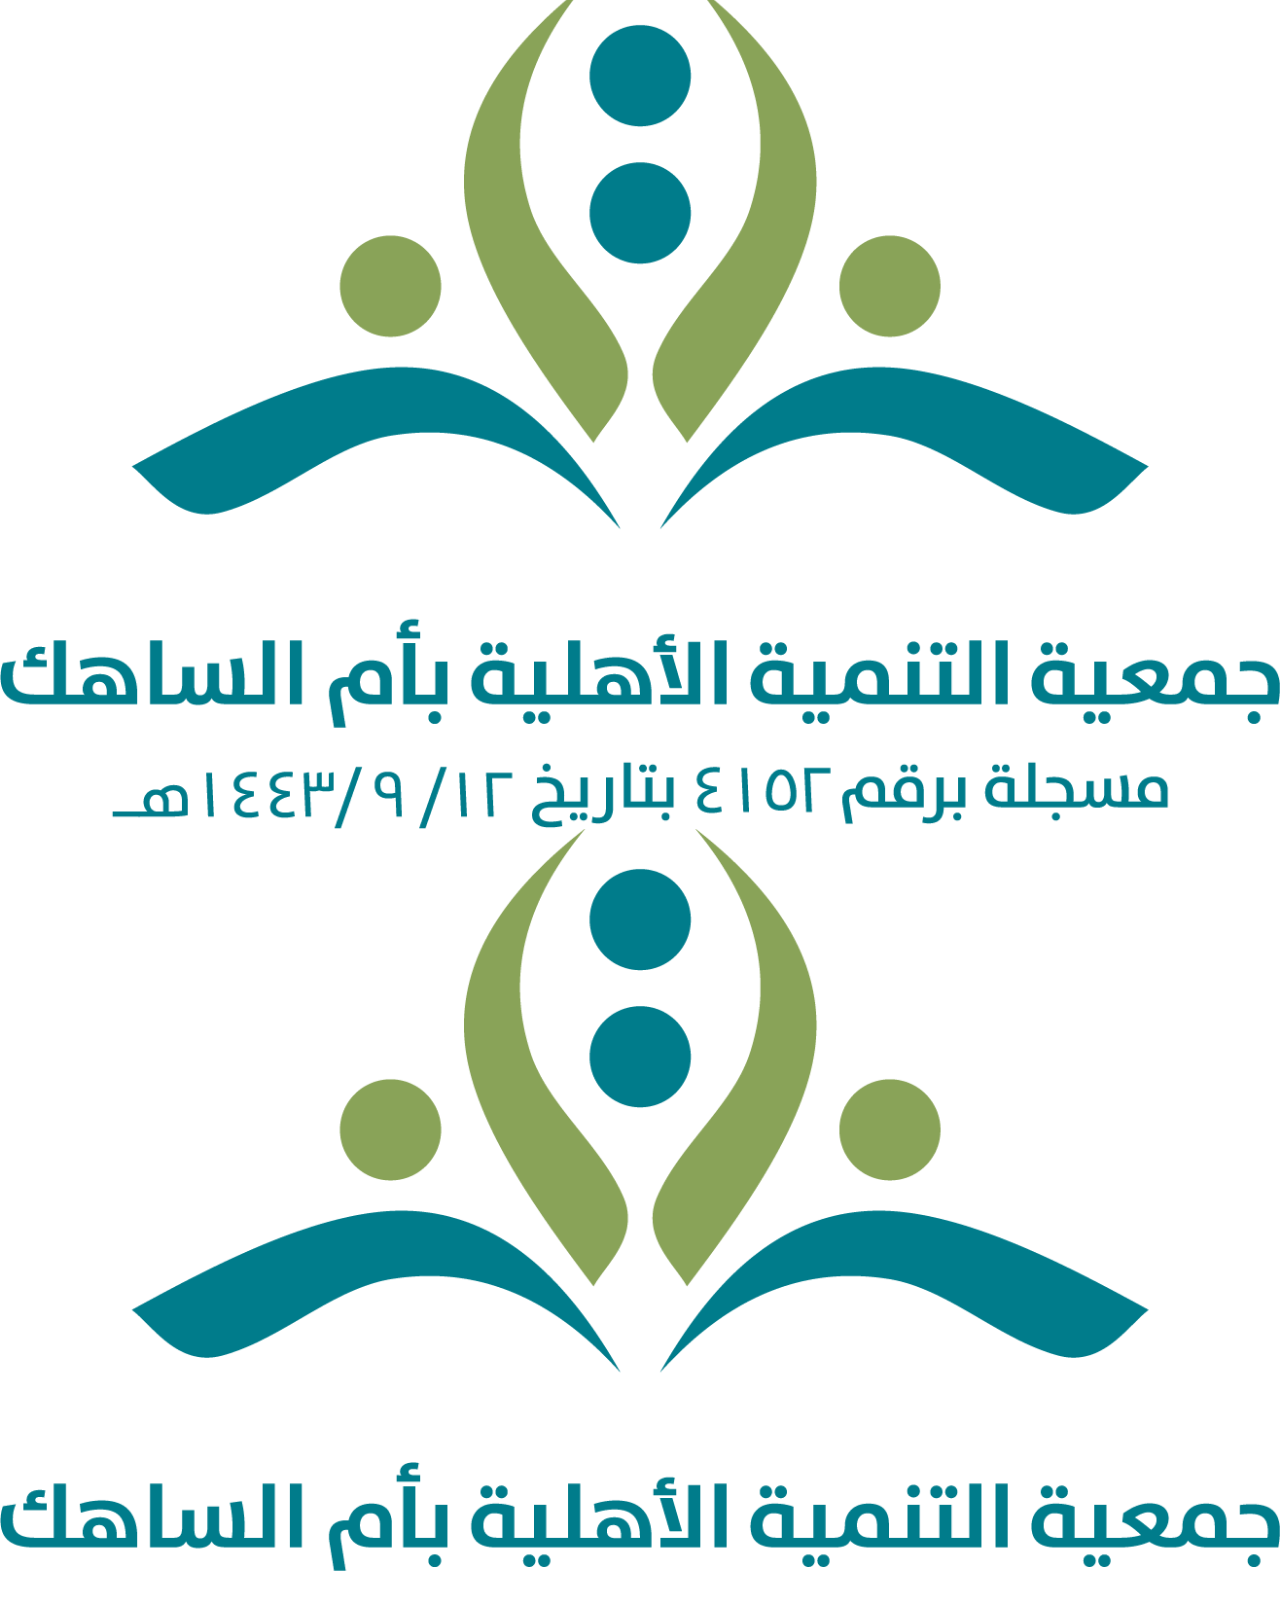
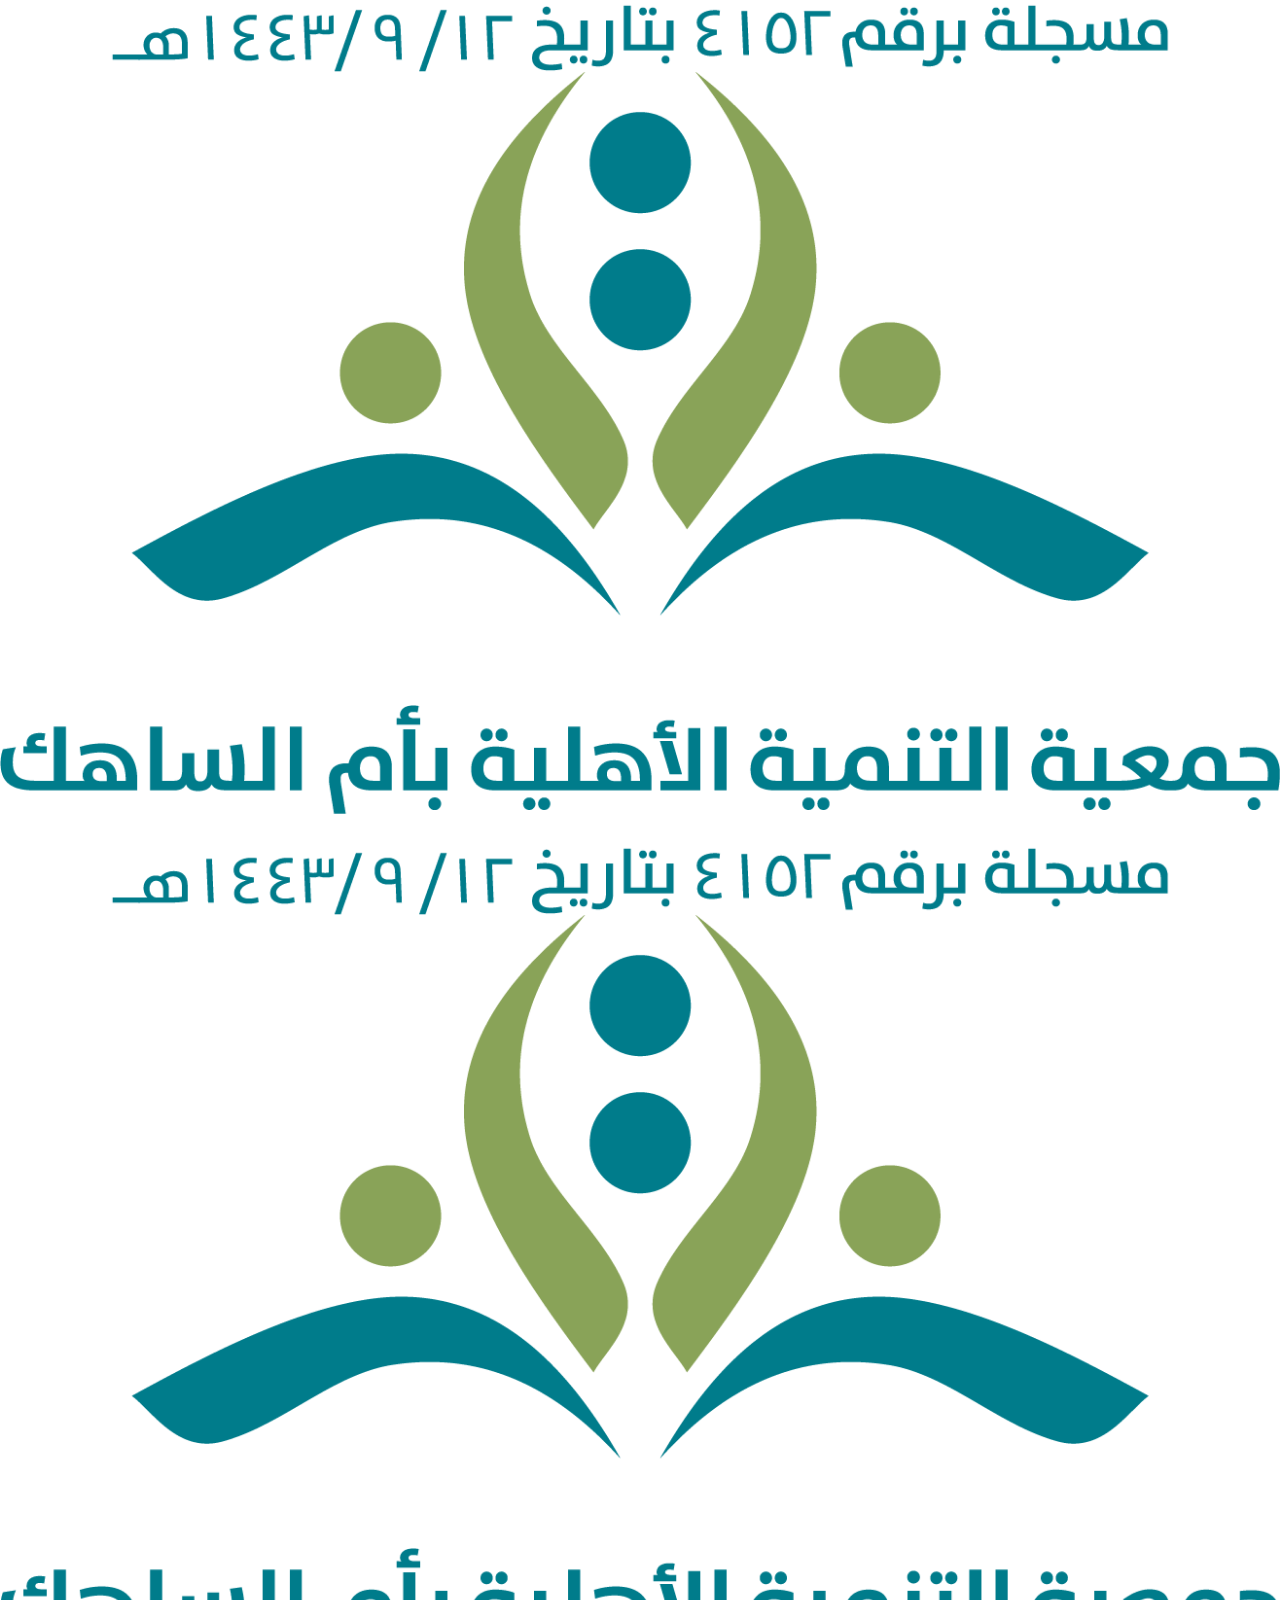
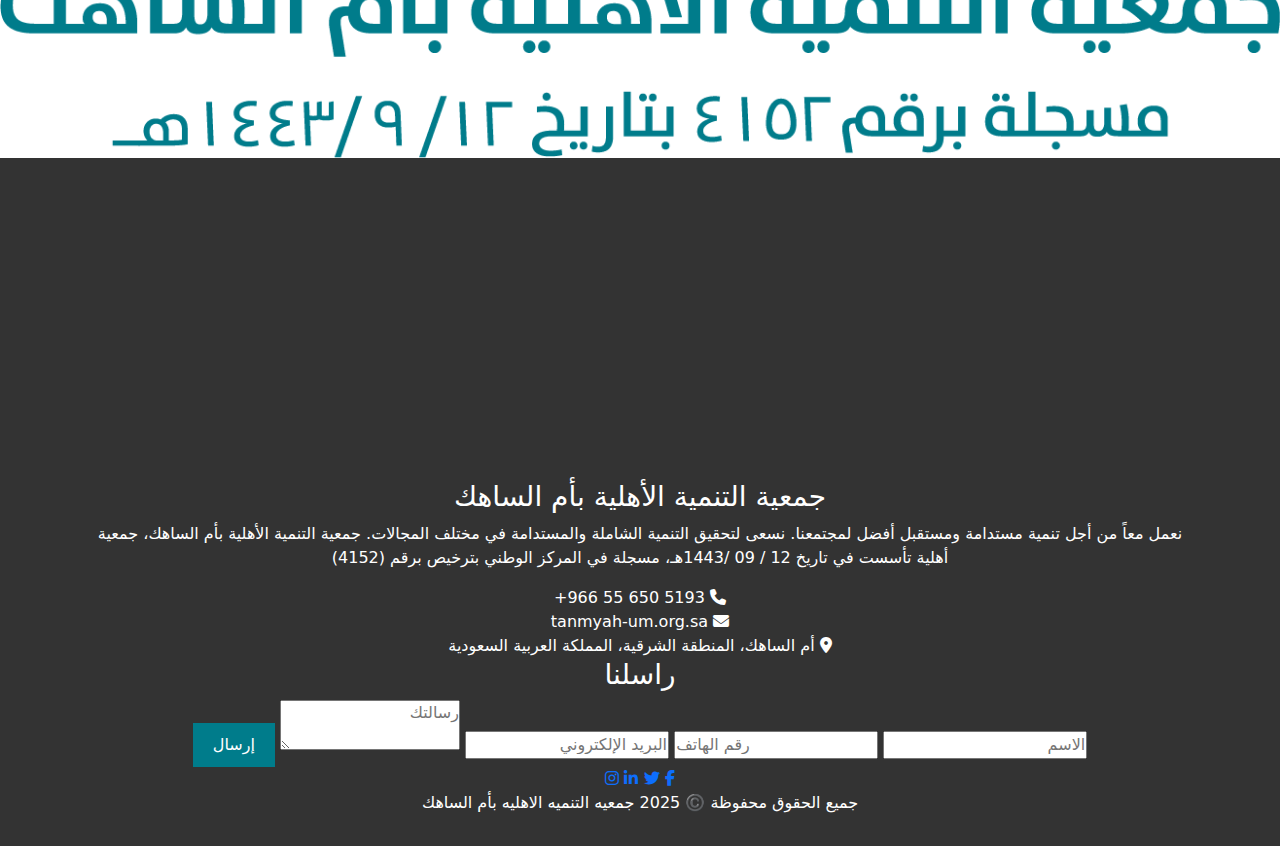
<file: HTML/servicesPage.html>
<!DOCTYPE html>
<html lang="ar" dir="rtl">
<head>
    <meta charset="UTF-8">
    <meta name="viewport" content="width=device-width, initial-scale=1.0">
    <!-- Font Awesome CDN -->
    <link rel="stylesheet" href="https://cdnjs.cloudflare.com/ajax/libs/font-awesome/6.5.2/css/all.min.css">
    <title>خدماتنا - جمعيه التنميه الاهليه بأم الساهك</title>
    <link rel="shortcut icon" href="/logo/شعار الجمعية شفاف.png" type="image/x-icon">
    <link rel="stylesheet" href="/CSS/Base.css">
    <link rel="stylesheet" href="/CSS/services.css">
    <!-- CSS Bootstrap -->
    <link href="https://cdn.jsdelivr.net/npm/bootstrap@5.3.3/dist/css/bootstrap.min.css" rel="stylesheet">
</head>
<body>
    <header>
        <section class="h-top">
            <div class="logo">
                <a href="/HTML/index.html"><img src="/logo/شعار الجمعية شفاف.png" alt="جمعيه التنميه"></a>
            </div>
            <div class="contact-info">
                <div class="mail">
                    <i class="fa-solid fa-envelope fa-lg"></i>
                    tanmyah-um.org.sa
                </div>
                <div class="phone">
                    <i class="fa-solid fa-phone fa-lg"></i>
                    5193 650 55 966+
                </div>
                <div class="location">
                    <i class="fa-solid fa-location-dot fa-lg"></i>
                    أم الساهك، المنطقة الشرقية، المملكة العربية السعودية               </div>
            </div>
            
        </section>
        <section class="h-bottom">
            <nav class="navbar navbar-expand-lg bg-body-tertiary">
                <div class="container-fluid">
                    <button class="navbar-toggler" type="button" data-bs-toggle="collapse" data-bs-target="#navbarNavDropdown" aria-controls="navbarNavDropdown" aria-expanded="false" aria-label="Toggle navigation">
                    <span class="navbar-toggler-icon"></span>
                    </button>
                    <div class="collapse navbar-collapse" id="navbarNavDropdown">
                    <ul class="navbar-nav">
                        <li class="nav-item">
                        <a class="nav-link " aria-current="page" href="/HTML/index.html">الرئيسيه</a>
                        </li>
                        <li class="nav-item">
                        <a class="nav-link active" href="#">خدماتنا</a>
                        </li>
                        <li class="nav-item">
                        <a class="nav-link " href="/HTML/programsPage.html">برامجنا</a>
                        </li>
                        <li class="nav-item">
                        <a class="nav-link" href="/HTML/newsPage.html">اخبارنا</a>
                        </li>
                        <li class="nav-item dropdown">
                        <a class="nav-link dropdown-toggle" href="#" role="button" data-bs-toggle="dropdown" aria-expanded="false">
                            عن الجمعيه
                        </a>
                        <ul class="dropdown-menu">
                            <li><a class="dropdown-item" href="/HTML/aboutUs.html">من نحن؟</a></li>
                            <li><a class="dropdown-item" href="#">الجمعيه العموميه </a></li>
                            <li><a class="dropdown-item" href="#">مجلس الاداره</a></li>
                        </ul>
                        </li>
                        <li class="nav-item">
                        <a class="nav-link" href="/HTML/contactUs.html">الاقتراحات و الشكاوي</a>
                        </li>
                    </ul>
                    </div>
                </div>

                <div class="h-social">
                <a href=""><i class="fa-brands fa-whatsapp"></i></a>
                <a href=""><i class="fa-brands fa-x-twitter"></i></a>
                <a href=""><i class="fa-brands fa-instagram"></i></a>
                <a href=""><i class="fa-brands fa-snapchat"></i></a>
            </div>
            </nav>
        </section>
    </header>

<!------------------- sec 2 ------------------>
<section class="sec2" id="services">
    <h1>خدماتنا</h1>
    <hr>
    <div class="sec2-cards">
        <div class="card mb-3">
            <img src="/images/people-group-solid-full (1).svg" class="card-img-top" alt="...">
            <div class="card-body">
                <h5 class="card-title">برامج تنموية</h5>
                <p class="card-text">الى تمكين مجتمع أم الساهك من خلال برامج تنموية
                نسعى
                واجتماعية تُلبي احتياجات الأفراد والأسر بمختلف فئاتهم
                حيث نقدم خدمات متنوعة تشمل البرامج التنموية والتوعوية
                التي تعزز القيم المجتمعية وتدعم التطوع ، والمبادرات
                المجتمعية التي تعزز الترابط الاجتماعي ..</p>
                <p class="card-text"><small class="text-body-secondary">Last updated 3 mins ago</small></p>
            </div>
        </div>
        <div class="card mb-3">
            <img src="/images/file-lines-regular-full.svg" class="card-img-top" alt="...">
            <div class="card-body">
                <h5 class="card-title">الفريق التطوعي</h5>
                <p class="card-text">نهدف إلى نشر ثقافة العمل التطوعي وتعزيز القيم الإنسانية
                    من خلال مبادرات مجتمعية فعالة ، يضم الفريق نخبة من
                    المتطوعين والمتطوعات الذين يجتمعون على هدف صناعة
                    أثر إيجابي في المجتمع ، ورسم الابتسامة على وجوه
                    الآخرين بالعطاء .</p>
                <p class="card-text"><small class="text-body-secondary">Last updated 3 mins ago</small></p>
            </div>
        </div>
    </div>
</section>






    <!---------------- sec2 --------------->
    

    <!---------- شركاء النجاح  ------------>
<section class="partners-section">
        <h2 class="title"data-translate="partenersTitle">شركاء القمة</h2>
        <p>نحن في أيدٍ أمينة.</p>

        <div class="partners-wrapper" dir="ltr">
            <div class="partners-track">
            <div class="logo-group">
                <img src="/logo/شعار الجمعية شفاف.png" alt="Cinque Terre">
                <img src="/logo/شعار الجمعية شفاف.png" alt="Cinque Terre">
                <img src="/logo/شعار الجمعية شفاف.png" alt="Cinque Terre">
                <img src="/logo/شعار الجمعية شفاف.png" alt="Cinque Terre">
                <img src="/logo/شعار الجمعية شفاف.png" alt="Cinque Terre">
                <img src="/logo/شعار الجمعية شفاف.png" alt="Cinque Terre">
                <img src="/logo/شعار الجمعية شفاف.png" alt="Cinque Terre">
            </div>

            <div class="logo-group">
                <img src="/logo/شعار الجمعية شفاف.png" alt="Cinque Terre">
                <img src="/logo/شعار الجمعية شفاف.png" alt="Cinque Terre">
                <img src="/logo/شعار الجمعية شفاف.png" alt="Cinque Terre">
                <img src="/logo/شعار الجمعية شفاف.png" alt="Cinque Terre">
                <img src="/logo/شعار الجمعية شفاف.png" alt="Cinque Terre">
                <img src="/logo/شعار الجمعية شفاف.png" alt="Cinque Terre">
                <img src="/logo/شعار الجمعية شفاف.png" alt="Cinque Terre">
                <img src="/logo/شعار الجمعية شفاف.png" alt="Cinque Terre">

            </div>
            </div>
        </div>
</section>




    <!--
    <section class="map">
    <iframe src="https://www.google.com/maps/embed?pb=!1m18!1m12!1m3!1d3629.229795257632!2d46.648192!3d24.5467199!2m3!1f0!2f0!3f0!3m2!1i1024!2i768!4f13.1!3m3!1m2!1s0x3e2f119c1077f983%3A0xf21ac0dd0d948883!2z2LTYsdmD2Kkg2KfYs9in2YTZitioINin2YTZgdmGINmE2YTYpdiz2KrYtNin2LHYp9iqINin2YTZh9mG2K_Ys9mK2Kk!5e0!3m2!1sar!2seg!4v1756316733024!5m2!1sar!2seg" width="100%" height="300" style="border:0;" allowfullscreen="" loading="lazy" referrerpolicy="no-referrer-when-downgrade"></iframe>
    </section>
    -->

    <footer class="footer" id="contactUs">
            <div class="container footer-content">
                <!-- الجزء الأول: اللوجو -->
                <div class="footer-logo">
                <iframe src="https://www.google.com/maps/embed?pb=!1m18!1m12!1m3!1d3566.1551240447097!2d49.914124424414844!3d26.643515276808667!2m3!1f0!2f0!3f0!3m2!1i1024!2i768!4f13.1!3m3!1m2!1s0x3e35fb0059c85d19%3A0xd0de56a8464e7d62!2z2KzZhdi52YrYqSDYp9mE2KrZhtmF2YrYqSDYp9mE2KfZh9mE2YrYqSDYqNij2YUg2KfZhNiz2KfZh9mD!5e0!3m2!1sar!2seg!4v1756364174110!5m2!1sar!2seg" width="400" height="300" style="border:0;" allowfullscreen="" loading="lazy" referrerpolicy="no-referrer-when-downgrade"></iframe>
                </div>

                <!-- الجزء الثاني: نبذة وكروت التواصل -->
                <div class="footer-about">
                <h3>جمعية التنمية الأهلية بأم الساهك</h3>
                <p>نعمل معاً من أجل تنمية مستدامة ومستقبل أفضل لمجتمعنا. نسعى لتحقيق التنمية الشاملة والمستدامة في مختلف المجالات. جمعية التنمية الأهلية بأم الساهك، جمعية أهلية تأسست في تاريخ 12 / 09 /1443هـ، مسجلة في المركز الوطني بترخيص برقم (4152)</p>
                
                <div class="contact-cards">
                    <div class="contact-card">
                    <i class="fas fa-phone"></i>
                    <span>5193 650 55 966+</span>
                    </div>
                    <div class="contact-card">
                    <i class="fas fa-envelope"></i>
                    <span>tanmyah-um.org.sa</span>
                    </div>
                    <div class="contact-card">
                    <i class="fas fa-map-marker-alt"></i>
                    <span>أم الساهك، المنطقة الشرقية، المملكة العربية السعودية</span>
                    </div>
                </div>
                </div>

                <!-- الجزء الثالث: الفورم -->
                <div class="footer-form">
                <h3>راسلنا</h3>
                <form id="contactForm" action="https://formsubmit.co/tanmyah-um.org.sa" method="POST">
                <input type="hidden" name="_subject" value="رسالة جديدة من موقع الشركة">
                <input type="hidden" name="_captcha" value="false">
                <input type="hidden" name="_template" value="table">

                <input type="text" name="name" placeholder="الاسم" required>
                <input type="tel" name="phone" placeholder="رقم الهاتف" required>
                <input type="email" name="email" placeholder="البريد الإلكتروني" required>
                <textarea name="message" placeholder="رسالتك" required></textarea>
                <button type="submit">إرسال</button>
                </form>

                </div>
            </div>

            <div class="footer-social">
                <div class="social-links">
                    <a href="#" target="_blank"><i class="fab fa-facebook-f"></i></a>
                    <a href="#" target="_blank"><i class="fab fa-twitter"></i></a>
                    <a href="#" target="_blank"><i class="fab fa-linkedin-in"></i></a>
                    <a href="#" target="_blank"><i class="fab fa-instagram"></i></a>
                </div>
            </div>

            <div class="footer-bottom">
            <p data-translate="copyright">جميع الحقوق محفوظة ©️ 2025 جمعيه التنميه الاهليه بأم الساهك</p>
            </div>
    </footer>


    <!-- JS Bootstrap (مع Popper) -->
    <script src="https://cdn.jsdelivr.net/npm/bootstrap@5.3.3/dist/js/bootstrap.bundle.min.js"></script>
    <script >
            document.getElementById('contactForm').addEventListener('submit', function(e) {
            e.preventDefault(); // امنع الإرسال العادي
            const form = this;
            fetch(form.action, {
            method: "POST",
            body: new FormData(form),
            headers: { 'Accept': 'application/json' }
            }).then(response => {
            if (response.ok) {
                form.style.display = 'none'; // اخفي الفورم
                const msg = document.createElement('div');
                msg.innerHTML = "<h3 style='color: #4CAF50;'>تم إرسال رسالتك بنجاح! سنرد عليك قريبًا.</h3>";
                form.parentNode.appendChild(msg);
            } else {
                alert("حدث خطأ أثناء الإرسال. حاول مرة أخرى.");
            }
            }).catch(error => {
            alert("حدث خطأ أثناء الإرسال. حاول مرة أخرى.");
            });
        });
        </script>
</body>
</html>
</file>
<file: CSS/home.css>
header{
    display: flex;
    flex-direction: column;
    width: 100%;
    padding: 0px;
    background-color: #fff;
}
.h-top{
    display: flex;
    align-items: center;
    justify-content: space-between;
    gap: 20px;
    width: 100%;
    padding: 10px 100px;
}

.h-top .logo img{
    height: 80px;
}

.h-top .contact-info{
    display: flex;
    flex-direction: row;
    align-items: center;
    justify-content: space-around;
    gap: 20px;
    color: black;
}

.h-top .mail,.phone,.location{
    display: flex;
    flex-direction: row;
    align-items: center;
    gap: 10px;
}

.h-top .mail i,.phone i,.location i{
    color: var(--secondary);
}

.h-top button{
    border-radius: 30px;
    transition:0.5s;
}
.h-top button:hover{
    background-color:var(--secondary);
}


.h-bottom{
    padding:0px 100px;
    background-color: var(--primary);
    color: #fff !important;
}

.h-bottom .navbar{
    background-color: var(--primary) !important;
    color: var(--secondary) !important;
    --bs-navbar-color:#ffff;
    --bs-navbar-active-color:#89a358;
    --bs-navbar-hover-color:#89a358;
}

.h-bottom .navbar .h-social{
    width: 20%;
    display: flex;
    flex-direction: row;
    gap: 15px;
}

.h-bottom .navbar .h-social a{
    color: #fff;
}

.h-bottom .navbar .h-social a:hover{
    color: var(--secondary);
}


/*--------------------- sec1 -----------------*/

.sec1{
    padding: 0px 100px;
    margin-bottom:50px ;
}
.sec1-container{
    display: flex;
    flex-direction: row;
    width: 100%;
}
.sec1-container .right{
    display: flex;
    flex-direction: column;
    width: 30%;
    align-items: center;
}
.sec1-container .right .num-1 ,.num-2{
    height: 50%;
    display: flex;
    flex-direction: column;
    align-items: center;
    justify-content: center;
    gap: 5px;
    width: 100%;
    color: #fff;
}
.sec1-container .right .num-1{
    background-color: #89a35891;
}
.sec1-container .right .num-2{
    background-color: #007c8bd1;
}
.sec1-container .right .num-1 h2 ,.num-2 h2{
    margin-top: 20px;
    margin-bottom: 0px;
}
.sec1-container .carousel img{
    height: 500px;
}
.sec1-container .carousel{
    flex: 1;
}



/*--------------------- sec2 -----------------*/
.sec2{
    padding: 40px 100px;
    margin-bottom: 100px;
    display: flex;
    flex-direction: column;
    align-items: center;
    justify-content: center;
}
.sec2 hr{
    width: 20%;
    border: solid 3px var(--secondary);
    opacity: 0.55;
    margin-bottom: 100px;
}

.sec2 h1{
    text-align: center;
    margin-bottom: 10px;
    font-weight: 600;
    color: var(--primary);
}
.sec2 .sec2-cards{
    display: flex;
    flex-direction: row;
    gap: 50px;
}

.sec2 .sec2-cards img{
    height: 80px;

}

.sec2 .sec2-cards .card{
    display: flex;
    width: 50%;
    flex-direction: column;
    align-items: center;
    text-align: center;
    font-size: larger;
    border-radius: 0px;
    border: none;
    border-bottom: solid 6px var(--primary);
    box-shadow: 0px 15px 15px rgba(0, 0, 0, 0.075);
}

.sec2 .sec2-cards .card h5{
    color: var(--primary);
    font-size: 1.5em;
    font-weight: 600;
}

/*--------------------- sec3 -----------------*/
.sec3{
    padding: 20px 100px;
    background-color: #007c8bd1;
    display: flex;
    flex-direction: column;
    align-items: center;
    justify-content: center;
}
.sec3 hr{
    width: 20%;
    border: solid 3px #fff;
    opacity: 0.55;
    margin-bottom: 40px;
}
.sec3 h1{
    text-align: center;
    margin: 10px;
    font-weight: 600;
    color: #fff;
}

.sec3 .sec3-cards{
    padding: 20px;
    margin-bottom: 20px;
}

.sec3 .sec3-cards .card{
    transition: 0.5s;
}
.sec3 .sec3-cards .card:hover{
    border-radius: 0px;
    border: dashed 2px #89a358;
    scale: 1.1;
}

.sec3 button{
    border-radius: 30px;
    background-color: #fff;
    color: #89a358;
    transition: 0.4s;
}

.sec3 button:hover{
    scale: 1.1;
    background-color: #89a358;
    color: #fff;
}

.sec3 .sec3-cards .card h5{
    color: var(--primary);
    font-size: 1.5em;
    font-weight: 600;
}




/*------------ شركاء النجاح -------------*/
.partners-section {
    background-color: white;
    padding: 100px 0;
    overflow: hidden;
    text-align: center;
}
.partners-section h2{
    margin: 0;
    font-weight: 600;
    color: var(--primary);

}
.partners-section p{
    text-align: center;
    margin-bottom: 2rem;
}

.partners-wrapper {
    width: 100%;
    overflow: hidden;
    position: relative;
}

.partners-track {
    margin-top: 50px;
    display: flex;
    width: fit-content;
    animation: scrollLoop 50s linear infinite;
}
.partners-track:hover {
    animation-play-state: paused;
}

.logo-group {
    display: flex;
}

.logo-group img {
    height: 100px;
    margin: 0 40px;
    width: 200px;
    object-fit: contain;
    flex-shrink: 0;
}

@keyframes scrollLoop {
    0% {
        transform: translateX(0);
    }
    100% {
        transform: translateX(-50%);
    }
}

/* نهايه سليدر شركاء النجاح*/



.footer {
    background-color: #e6f7f7;
    color: #034e6e;
    padding: 50px 0 20px;
    font-family: 'Arial', sans-serif;
    text-align: right;
}

.footer-content {
    display: flex;
    flex-wrap: wrap;
    justify-content: space-between;
    gap: 30px;
    align-items: center;
    flex-direction: row-reverse;
    padding: 10px;
}

.footer-logo img {
    height: 250px;
    width: 250px;
}

.footer-about, .footer-form {
flex: 1;
min-width: 250px;
}

.footer-about h3, .footer-form h3 {
margin-bottom: 15px;
}

.footer-about p {
margin-bottom: 20px;
line-height: 1.6;
}

.contact-cards {
display: flex;
flex-direction: column;
gap: 15px;
}

.contact-card {
border: dashed 2px var(--primary);
background-color:#f7f8e6;
color: var(--secondary);
padding: 15px;
border-radius: 10px;
display: flex;
align-items: center;
    justify-content: center;
gap: 10px;
transition: transform 0.3s ease, background-color 0.3s ease;
}

.contact-card i {
font-size: 20px;
color: #012e41;
}

.contact-card:hover {
transform: translateY(-5px) scale(1.02);
background-color: var(--primary);
color: #fff;
}

.contact-card:hover i {
color: var(--secondary);
}

.footer-form form {
display: flex;
flex-direction: column;
gap: 15px;
}

.footer-form input, .footer-form textarea {
padding: 10px;
border: none;
border-radius: 5px;
width: 100%;
font-size: 16px;
    text-align: right;
}

.footer-form textarea {
min-height: 100px;
resize: vertical;
}

.footer-form button {
padding: 12px;
background-color: var(--primary);
color: var(--thaird);
border: none;
border-radius: 5px;
cursor: pointer;
font-weight: bold;
transition: background-color 0.3s ease;
}

.footer-form button:hover {
background-color: #12d9ef;
}

.footer-social {
margin-top: 40px;
text-align: center;
}

.social-links a {
color: #012e41;
margin: 0 10px;
font-size: 20px;
transition: color 0.3s ease;
}

.social-links a:hover {
color: #f4b400;
}
.footer-bottom {
    text-align: center;
    padding-top: 20px;
    margin-top: 30px;
    border-top: 1px solid #ffffff33;
    font-size: 0.9em;
    color: #ccc;
}

.footer-bottom a{
    text-decoration: none;
    color: #cccccc;
}
</file>
<file: CSS/aboutus.css>
header .h-bottom, .navbar{
    background-color: #007c8b;
    background-image: url("data:image/svg+xml,%3Csvg xmlns='http://www.w3.org/2000/svg' viewBox='0 0 304 304' width='304' height='304'%3E%3Cpath fill='%23f7f8e6' fill-opacity='0.05' d='M44.1 224a5 5 0 1 1 0 2H0v-2h44.1zm160 48a5 5 0 1 1 0 2H82v-2h122.1zm57.8-46a5 5 0 1 1 0-2H304v2h-42.1zm0 16a5 5 0 1 1 0-2H304v2h-42.1zm6.2-114a5 5 0 1 1 0 2h-86.2a5 5 0 1 1 0-2h86.2zm-256-48a5 5 0 1 1 0 2H0v-2h12.1zm185.8 34a5 5 0 1 1 0-2h86.2a5 5 0 1 1 0 2h-86.2zM258 12.1a5 5 0 1 1-2 0V0h2v12.1zm-64 208a5 5 0 1 1-2 0v-54.2a5 5 0 1 1 2 0v54.2zm48-198.2V80h62v2h-64V21.9a5 5 0 1 1 2 0zm16 16V64h46v2h-48V37.9a5 5 0 1 1 2 0zm-128 96V208h16v12.1a5 5 0 1 1-2 0V210h-16v-76.1a5 5 0 1 1 2 0zm-5.9-21.9a5 5 0 1 1 0 2H114v48H85.9a5 5 0 1 1 0-2H112v-48h12.1zm-6.2 130a5 5 0 1 1 0-2H176v-74.1a5 5 0 1 1 2 0V242h-60.1zm-16-64a5 5 0 1 1 0-2H114v48h10.1a5 5 0 1 1 0 2H112v-48h-10.1zM66 284.1a5 5 0 1 1-2 0V274H50v30h-2v-32h18v12.1zM236.1 176a5 5 0 1 1 0 2H226v94h48v32h-2v-30h-48v-98h12.1zm25.8-30a5 5 0 1 1 0-2H274v44.1a5 5 0 1 1-2 0V146h-10.1zm-64 96a5 5 0 1 1 0-2H208v-80h16v-14h-42.1a5 5 0 1 1 0-2H226v18h-16v80h-12.1zm86.2-210a5 5 0 1 1 0 2H272V0h2v32h10.1zM98 101.9V146H53.9a5 5 0 1 1 0-2H96v-42.1a5 5 0 1 1 2 0zM53.9 34a5 5 0 1 1 0-2H80V0h2v34H53.9zm60.1 3.9V66H82v64H69.9a5 5 0 1 1 0-2H80V64h32V37.9a5 5 0 1 1 2 0zM101.9 82a5 5 0 1 1 0-2H128V37.9a5 5 0 1 1 2 0V82h-28.1zm16-64a5 5 0 1 1 0-2H146v44.1a5 5 0 1 1-2 0V18h-26.1zm102.2 270a5 5 0 1 1 0 2H98v14h-2v-16h124.1zM242 149.9V160h16v34h-16v62h48v48h-2v-46h-48v-66h16v-30h-16v-12.1a5 5 0 1 1 2 0zM53.9 18a5 5 0 1 1 0-2H64V2H48V0h18v18H53.9zm112 32a5 5 0 1 1 0-2H192V0h50v2h-48v48h-28.1zm-48-48a5 5 0 0 1-9.8-2h2.07a3 3 0 1 0 5.66 0H178v34h-18V21.9a5 5 0 1 1 2 0V32h14V2h-58.1zm0 96a5 5 0 1 1 0-2H137l32-32h39V21.9a5 5 0 1 1 2 0V66h-40.17l-32 32H117.9zm28.1 90.1a5 5 0 1 1-2 0v-76.51L175.59 80H224V21.9a5 5 0 1 1 2 0V82h-49.59L146 112.41v75.69zm16 32a5 5 0 1 1-2 0v-99.51L184.59 96H300.1a5 5 0 0 1 3.9-3.9v2.07a3 3 0 0 0 0 5.66v2.07a5 5 0 0 1-3.9-3.9H185.41L162 121.41v98.69zm-144-64a5 5 0 1 1-2 0v-3.51l48-48V48h32V0h2v50H66v55.41l-48 48v2.69zM50 53.9v43.51l-48 48V208h26.1a5 5 0 1 1 0 2H0v-65.41l48-48V53.9a5 5 0 1 1 2 0zm-16 16V89.41l-34 34v-2.82l32-32V69.9a5 5 0 1 1 2 0zM12.1 32a5 5 0 1 1 0 2H9.41L0 43.41V40.6L8.59 32h3.51zm265.8 18a5 5 0 1 1 0-2h18.69l7.41-7.41v2.82L297.41 50H277.9zm-16 160a5 5 0 1 1 0-2H288v-71.41l16-16v2.82l-14 14V210h-28.1zm-208 32a5 5 0 1 1 0-2H64v-22.59L40.59 194H21.9a5 5 0 1 1 0-2H41.41L66 216.59V242H53.9zm150.2 14a5 5 0 1 1 0 2H96v-56.6L56.6 162H37.9a5 5 0 1 1 0-2h19.5L98 200.6V256h106.1zm-150.2 2a5 5 0 1 1 0-2H80v-46.59L48.59 178H21.9a5 5 0 1 1 0-2H49.41L82 208.59V258H53.9zM34 39.8v1.61L9.41 66H0v-2h8.59L32 40.59V0h2v39.8zM2 300.1a5 5 0 0 1 3.9 3.9H3.83A3 3 0 0 0 0 302.17V256h18v48h-2v-46H2v42.1zM34 241v63h-2v-62H0v-2h34v1zM17 18H0v-2h16V0h2v18h-1zm273-2h14v2h-16V0h2v16zm-32 273v15h-2v-14h-14v14h-2v-16h18v1zM0 92.1A5.02 5.02 0 0 1 6 97a5 5 0 0 1-6 4.9v-2.07a3 3 0 1 0 0-5.66V92.1zM80 272h2v32h-2v-32zm37.9 32h-2.07a3 3 0 0 0-5.66 0h-2.07a5 5 0 0 1 9.8 0zM5.9 0A5.02 5.02 0 0 1 0 5.9V3.83A3 3 0 0 0 3.83 0H5.9zm294.2 0h2.07A3 3 0 0 0 304 3.83V5.9a5 5 0 0 1-3.9-5.9zm3.9 300.1v2.07a3 3 0 0 0-1.83 1.83h-2.07a5 5 0 0 1 3.9-3.9zM97 100a3 3 0 1 0 0-6 3 3 0 0 0 0 6zm0-16a3 3 0 1 0 0-6 3 3 0 0 0 0 6zm16 16a3 3 0 1 0 0-6 3 3 0 0 0 0 6zm16 16a3 3 0 1 0 0-6 3 3 0 0 0 0 6zm0 16a3 3 0 1 0 0-6 3 3 0 0 0 0 6zm-48 32a3 3 0 1 0 0-6 3 3 0 0 0 0 6zm16 16a3 3 0 1 0 0-6 3 3 0 0 0 0 6zm32 48a3 3 0 1 0 0-6 3 3 0 0 0 0 6zm-16 16a3 3 0 1 0 0-6 3 3 0 0 0 0 6zm32-16a3 3 0 1 0 0-6 3 3 0 0 0 0 6zm0-32a3 3 0 1 0 0-6 3 3 0 0 0 0 6zm16 32a3 3 0 1 0 0-6 3 3 0 0 0 0 6zm32 16a3 3 0 1 0 0-6 3 3 0 0 0 0 6zm0-16a3 3 0 1 0 0-6 3 3 0 0 0 0 6zm-16-64a3 3 0 1 0 0-6 3 3 0 0 0 0 6zm16 0a3 3 0 1 0 0-6 3 3 0 0 0 0 6zm16 96a3 3 0 1 0 0-6 3 3 0 0 0 0 6zm0 16a3 3 0 1 0 0-6 3 3 0 0 0 0 6zm16 16a3 3 0 1 0 0-6 3 3 0 0 0 0 6zm16-144a3 3 0 1 0 0-6 3 3 0 0 0 0 6zm0 32a3 3 0 1 0 0-6 3 3 0 0 0 0 6zm16-32a3 3 0 1 0 0-6 3 3 0 0 0 0 6zm16-16a3 3 0 1 0 0-6 3 3 0 0 0 0 6zm-96 0a3 3 0 1 0 0-6 3 3 0 0 0 0 6zm0 16a3 3 0 1 0 0-6 3 3 0 0 0 0 6zm16-32a3 3 0 1 0 0-6 3 3 0 0 0 0 6zm96 0a3 3 0 1 0 0-6 3 3 0 0 0 0 6zm-16-64a3 3 0 1 0 0-6 3 3 0 0 0 0 6zm16-16a3 3 0 1 0 0-6 3 3 0 0 0 0 6zm-32 0a3 3 0 1 0 0-6 3 3 0 0 0 0 6zm0-16a3 3 0 1 0 0-6 3 3 0 0 0 0 6zm-16 0a3 3 0 1 0 0-6 3 3 0 0 0 0 6zm-16 0a3 3 0 1 0 0-6 3 3 0 0 0 0 6zm-16 0a3 3 0 1 0 0-6 3 3 0 0 0 0 6zM49 36a3 3 0 1 0 0-6 3 3 0 0 0 0 6zm-32 0a3 3 0 1 0 0-6 3 3 0 0 0 0 6zm32 16a3 3 0 1 0 0-6 3 3 0 0 0 0 6zM33 68a3 3 0 1 0 0-6 3 3 0 0 0 0 6zm16-48a3 3 0 1 0 0-6 3 3 0 0 0 0 6zm0 240a3 3 0 1 0 0-6 3 3 0 0 0 0 6zm16 32a3 3 0 1 0 0-6 3 3 0 0 0 0 6zm-16-64a3 3 0 1 0 0-6 3 3 0 0 0 0 6zm0 16a3 3 0 1 0 0-6 3 3 0 0 0 0 6zm-16-32a3 3 0 1 0 0-6 3 3 0 0 0 0 6zm80-176a3 3 0 1 0 0-6 3 3 0 0 0 0 6zm16 0a3 3 0 1 0 0-6 3 3 0 0 0 0 6zm-16-16a3 3 0 1 0 0-6 3 3 0 0 0 0 6zm32 48a3 3 0 1 0 0-6 3 3 0 0 0 0 6zm16-16a3 3 0 1 0 0-6 3 3 0 0 0 0 6zm0-32a3 3 0 1 0 0-6 3 3 0 0 0 0 6zm112 176a3 3 0 1 0 0-6 3 3 0 0 0 0 6zm-16 16a3 3 0 1 0 0-6 3 3 0 0 0 0 6zm0 16a3 3 0 1 0 0-6 3 3 0 0 0 0 6zm0 16a3 3 0 1 0 0-6 3 3 0 0 0 0 6zM17 180a3 3 0 1 0 0-6 3 3 0 0 0 0 6zm0 16a3 3 0 1 0 0-6 3 3 0 0 0 0 6zm0-32a3 3 0 1 0 0-6 3 3 0 0 0 0 6zm16 0a3 3 0 1 0 0-6 3 3 0 0 0 0 6zM17 84a3 3 0 1 0 0-6 3 3 0 0 0 0 6zm32 64a3 3 0 1 0 0-6 3 3 0 0 0 0 6zm16-16a3 3 0 1 0 0-6 3 3 0 0 0 0 6z'%3E%3C/path%3E%3C/svg%3E");

}

html, body{
    overflow-x: hidden;
}
.sec1{
    display: flex;
    flex-direction: column;
    justify-content: flex-start;
    align-items: center;
    width: 100%;
}

.sec1 h1{
    padding: 50px;
    color: #fff;
    font-weight: 600;
    width: 100%;
    text-align: center;
    background-color: #007c8b;
    background-image: url("data:image/svg+xml,%3Csvg xmlns='http://www.w3.org/2000/svg' viewBox='0 0 304 304' width='304' height='304'%3E%3Cpath fill='%23f7f8e6' fill-opacity='0.05' d='M44.1 224a5 5 0 1 1 0 2H0v-2h44.1zm160 48a5 5 0 1 1 0 2H82v-2h122.1zm57.8-46a5 5 0 1 1 0-2H304v2h-42.1zm0 16a5 5 0 1 1 0-2H304v2h-42.1zm6.2-114a5 5 0 1 1 0 2h-86.2a5 5 0 1 1 0-2h86.2zm-256-48a5 5 0 1 1 0 2H0v-2h12.1zm185.8 34a5 5 0 1 1 0-2h86.2a5 5 0 1 1 0 2h-86.2zM258 12.1a5 5 0 1 1-2 0V0h2v12.1zm-64 208a5 5 0 1 1-2 0v-54.2a5 5 0 1 1 2 0v54.2zm48-198.2V80h62v2h-64V21.9a5 5 0 1 1 2 0zm16 16V64h46v2h-48V37.9a5 5 0 1 1 2 0zm-128 96V208h16v12.1a5 5 0 1 1-2 0V210h-16v-76.1a5 5 0 1 1 2 0zm-5.9-21.9a5 5 0 1 1 0 2H114v48H85.9a5 5 0 1 1 0-2H112v-48h12.1zm-6.2 130a5 5 0 1 1 0-2H176v-74.1a5 5 0 1 1 2 0V242h-60.1zm-16-64a5 5 0 1 1 0-2H114v48h10.1a5 5 0 1 1 0 2H112v-48h-10.1zM66 284.1a5 5 0 1 1-2 0V274H50v30h-2v-32h18v12.1zM236.1 176a5 5 0 1 1 0 2H226v94h48v32h-2v-30h-48v-98h12.1zm25.8-30a5 5 0 1 1 0-2H274v44.1a5 5 0 1 1-2 0V146h-10.1zm-64 96a5 5 0 1 1 0-2H208v-80h16v-14h-42.1a5 5 0 1 1 0-2H226v18h-16v80h-12.1zm86.2-210a5 5 0 1 1 0 2H272V0h2v32h10.1zM98 101.9V146H53.9a5 5 0 1 1 0-2H96v-42.1a5 5 0 1 1 2 0zM53.9 34a5 5 0 1 1 0-2H80V0h2v34H53.9zm60.1 3.9V66H82v64H69.9a5 5 0 1 1 0-2H80V64h32V37.9a5 5 0 1 1 2 0zM101.9 82a5 5 0 1 1 0-2H128V37.9a5 5 0 1 1 2 0V82h-28.1zm16-64a5 5 0 1 1 0-2H146v44.1a5 5 0 1 1-2 0V18h-26.1zm102.2 270a5 5 0 1 1 0 2H98v14h-2v-16h124.1zM242 149.9V160h16v34h-16v62h48v48h-2v-46h-48v-66h16v-30h-16v-12.1a5 5 0 1 1 2 0zM53.9 18a5 5 0 1 1 0-2H64V2H48V0h18v18H53.9zm112 32a5 5 0 1 1 0-2H192V0h50v2h-48v48h-28.1zm-48-48a5 5 0 0 1-9.8-2h2.07a3 3 0 1 0 5.66 0H178v34h-18V21.9a5 5 0 1 1 2 0V32h14V2h-58.1zm0 96a5 5 0 1 1 0-2H137l32-32h39V21.9a5 5 0 1 1 2 0V66h-40.17l-32 32H117.9zm28.1 90.1a5 5 0 1 1-2 0v-76.51L175.59 80H224V21.9a5 5 0 1 1 2 0V82h-49.59L146 112.41v75.69zm16 32a5 5 0 1 1-2 0v-99.51L184.59 96H300.1a5 5 0 0 1 3.9-3.9v2.07a3 3 0 0 0 0 5.66v2.07a5 5 0 0 1-3.9-3.9H185.41L162 121.41v98.69zm-144-64a5 5 0 1 1-2 0v-3.51l48-48V48h32V0h2v50H66v55.41l-48 48v2.69zM50 53.9v43.51l-48 48V208h26.1a5 5 0 1 1 0 2H0v-65.41l48-48V53.9a5 5 0 1 1 2 0zm-16 16V89.41l-34 34v-2.82l32-32V69.9a5 5 0 1 1 2 0zM12.1 32a5 5 0 1 1 0 2H9.41L0 43.41V40.6L8.59 32h3.51zm265.8 18a5 5 0 1 1 0-2h18.69l7.41-7.41v2.82L297.41 50H277.9zm-16 160a5 5 0 1 1 0-2H288v-71.41l16-16v2.82l-14 14V210h-28.1zm-208 32a5 5 0 1 1 0-2H64v-22.59L40.59 194H21.9a5 5 0 1 1 0-2H41.41L66 216.59V242H53.9zm150.2 14a5 5 0 1 1 0 2H96v-56.6L56.6 162H37.9a5 5 0 1 1 0-2h19.5L98 200.6V256h106.1zm-150.2 2a5 5 0 1 1 0-2H80v-46.59L48.59 178H21.9a5 5 0 1 1 0-2H49.41L82 208.59V258H53.9zM34 39.8v1.61L9.41 66H0v-2h8.59L32 40.59V0h2v39.8zM2 300.1a5 5 0 0 1 3.9 3.9H3.83A3 3 0 0 0 0 302.17V256h18v48h-2v-46H2v42.1zM34 241v63h-2v-62H0v-2h34v1zM17 18H0v-2h16V0h2v18h-1zm273-2h14v2h-16V0h2v16zm-32 273v15h-2v-14h-14v14h-2v-16h18v1zM0 92.1A5.02 5.02 0 0 1 6 97a5 5 0 0 1-6 4.9v-2.07a3 3 0 1 0 0-5.66V92.1zM80 272h2v32h-2v-32zm37.9 32h-2.07a3 3 0 0 0-5.66 0h-2.07a5 5 0 0 1 9.8 0zM5.9 0A5.02 5.02 0 0 1 0 5.9V3.83A3 3 0 0 0 3.83 0H5.9zm294.2 0h2.07A3 3 0 0 0 304 3.83V5.9a5 5 0 0 1-3.9-5.9zm3.9 300.1v2.07a3 3 0 0 0-1.83 1.83h-2.07a5 5 0 0 1 3.9-3.9zM97 100a3 3 0 1 0 0-6 3 3 0 0 0 0 6zm0-16a3 3 0 1 0 0-6 3 3 0 0 0 0 6zm16 16a3 3 0 1 0 0-6 3 3 0 0 0 0 6zm16 16a3 3 0 1 0 0-6 3 3 0 0 0 0 6zm0 16a3 3 0 1 0 0-6 3 3 0 0 0 0 6zm-48 32a3 3 0 1 0 0-6 3 3 0 0 0 0 6zm16 16a3 3 0 1 0 0-6 3 3 0 0 0 0 6zm32 48a3 3 0 1 0 0-6 3 3 0 0 0 0 6zm-16 16a3 3 0 1 0 0-6 3 3 0 0 0 0 6zm32-16a3 3 0 1 0 0-6 3 3 0 0 0 0 6zm0-32a3 3 0 1 0 0-6 3 3 0 0 0 0 6zm16 32a3 3 0 1 0 0-6 3 3 0 0 0 0 6zm32 16a3 3 0 1 0 0-6 3 3 0 0 0 0 6zm0-16a3 3 0 1 0 0-6 3 3 0 0 0 0 6zm-16-64a3 3 0 1 0 0-6 3 3 0 0 0 0 6zm16 0a3 3 0 1 0 0-6 3 3 0 0 0 0 6zm16 96a3 3 0 1 0 0-6 3 3 0 0 0 0 6zm0 16a3 3 0 1 0 0-6 3 3 0 0 0 0 6zm16 16a3 3 0 1 0 0-6 3 3 0 0 0 0 6zm16-144a3 3 0 1 0 0-6 3 3 0 0 0 0 6zm0 32a3 3 0 1 0 0-6 3 3 0 0 0 0 6zm16-32a3 3 0 1 0 0-6 3 3 0 0 0 0 6zm16-16a3 3 0 1 0 0-6 3 3 0 0 0 0 6zm-96 0a3 3 0 1 0 0-6 3 3 0 0 0 0 6zm0 16a3 3 0 1 0 0-6 3 3 0 0 0 0 6zm16-32a3 3 0 1 0 0-6 3 3 0 0 0 0 6zm96 0a3 3 0 1 0 0-6 3 3 0 0 0 0 6zm-16-64a3 3 0 1 0 0-6 3 3 0 0 0 0 6zm16-16a3 3 0 1 0 0-6 3 3 0 0 0 0 6zm-32 0a3 3 0 1 0 0-6 3 3 0 0 0 0 6zm0-16a3 3 0 1 0 0-6 3 3 0 0 0 0 6zm-16 0a3 3 0 1 0 0-6 3 3 0 0 0 0 6zm-16 0a3 3 0 1 0 0-6 3 3 0 0 0 0 6zm-16 0a3 3 0 1 0 0-6 3 3 0 0 0 0 6zM49 36a3 3 0 1 0 0-6 3 3 0 0 0 0 6zm-32 0a3 3 0 1 0 0-6 3 3 0 0 0 0 6zm32 16a3 3 0 1 0 0-6 3 3 0 0 0 0 6zM33 68a3 3 0 1 0 0-6 3 3 0 0 0 0 6zm16-48a3 3 0 1 0 0-6 3 3 0 0 0 0 6zm0 240a3 3 0 1 0 0-6 3 3 0 0 0 0 6zm16 32a3 3 0 1 0 0-6 3 3 0 0 0 0 6zm-16-64a3 3 0 1 0 0-6 3 3 0 0 0 0 6zm0 16a3 3 0 1 0 0-6 3 3 0 0 0 0 6zm-16-32a3 3 0 1 0 0-6 3 3 0 0 0 0 6zm80-176a3 3 0 1 0 0-6 3 3 0 0 0 0 6zm16 0a3 3 0 1 0 0-6 3 3 0 0 0 0 6zm-16-16a3 3 0 1 0 0-6 3 3 0 0 0 0 6zm32 48a3 3 0 1 0 0-6 3 3 0 0 0 0 6zm16-16a3 3 0 1 0 0-6 3 3 0 0 0 0 6zm0-32a3 3 0 1 0 0-6 3 3 0 0 0 0 6zm112 176a3 3 0 1 0 0-6 3 3 0 0 0 0 6zm-16 16a3 3 0 1 0 0-6 3 3 0 0 0 0 6zm0 16a3 3 0 1 0 0-6 3 3 0 0 0 0 6zm0 16a3 3 0 1 0 0-6 3 3 0 0 0 0 6zM17 180a3 3 0 1 0 0-6 3 3 0 0 0 0 6zm0 16a3 3 0 1 0 0-6 3 3 0 0 0 0 6zm0-32a3 3 0 1 0 0-6 3 3 0 0 0 0 6zm16 0a3 3 0 1 0 0-6 3 3 0 0 0 0 6zM17 84a3 3 0 1 0 0-6 3 3 0 0 0 0 6zm32 64a3 3 0 1 0 0-6 3 3 0 0 0 0 6zm16-16a3 3 0 1 0 0-6 3 3 0 0 0 0 6z'%3E%3C/path%3E%3C/svg%3E");
}

.sec1-container{
    padding: 50px 50px;
    display: flex;
    flex-direction: column;
    align-items: center;
    justify-content: flex-start;
    width: 100%;
}

.sec1-container h2{
    font-weight: 600;
    padding: 20px;
    color: #007c8b;
    width: 100%;
    text-align: center;
    padding-bottom: 5px;
}

.sec1-container p{
    font-size: 1.5em;
    text-align: center;
    color: #747676;
    padding: 0px 100px;
    padding-bottom: 30px;
}

.sec1 .sec1-container .content{
    display: flex;
    flex-direction: row;
    flex-wrap: wrap;
    justify-content: space-between;
    width: 100%;
}

.content .details p{
    font-size: 1.2em;
    text-align:right;
    padding: 0px 0px;
    color: #242525;
    padding-bottom: 20px;
}

.content .details ul{
    font-size: 1.2em;
    text-align:right;
    padding-right: 50px;
    color: #242525;
    padding-bottom: 20px;
}
.content .details li{
padding:5px 10px;
}


.content .pic{
    display: flex;
    flex-direction: column;
    justify-content: center;
    width: 50%;
}

.content .pic img{
    width: 100%;
    height: auto;
    border-radius:20px ;
    box-shadow: 0px 5px 10px #adb5bd;
}


.content .details{
    width: 48%;
    display: flex;
    flex-direction: column;
    padding: 20px 50px;
    border-radius: 10px;
}

.content .details h3{
    font-weight: 600;
    color: var(--primary);
    padding-bottom: 10px;
}


.footer-logo{
    width: 100%;
}
</file>
<file: CSS/contactus.css>
header .h-bottom, .navbar{
    background-color: #007c8b;
    background-image: url("data:image/svg+xml,%3Csvg xmlns='http://www.w3.org/2000/svg' viewBox='0 0 304 304' width='304' height='304'%3E%3Cpath fill='%23f7f8e6' fill-opacity='0.05' d='M44.1 224a5 5 0 1 1 0 2H0v-2h44.1zm160 48a5 5 0 1 1 0 2H82v-2h122.1zm57.8-46a5 5 0 1 1 0-2H304v2h-42.1zm0 16a5 5 0 1 1 0-2H304v2h-42.1zm6.2-114a5 5 0 1 1 0 2h-86.2a5 5 0 1 1 0-2h86.2zm-256-48a5 5 0 1 1 0 2H0v-2h12.1zm185.8 34a5 5 0 1 1 0-2h86.2a5 5 0 1 1 0 2h-86.2zM258 12.1a5 5 0 1 1-2 0V0h2v12.1zm-64 208a5 5 0 1 1-2 0v-54.2a5 5 0 1 1 2 0v54.2zm48-198.2V80h62v2h-64V21.9a5 5 0 1 1 2 0zm16 16V64h46v2h-48V37.9a5 5 0 1 1 2 0zm-128 96V208h16v12.1a5 5 0 1 1-2 0V210h-16v-76.1a5 5 0 1 1 2 0zm-5.9-21.9a5 5 0 1 1 0 2H114v48H85.9a5 5 0 1 1 0-2H112v-48h12.1zm-6.2 130a5 5 0 1 1 0-2H176v-74.1a5 5 0 1 1 2 0V242h-60.1zm-16-64a5 5 0 1 1 0-2H114v48h10.1a5 5 0 1 1 0 2H112v-48h-10.1zM66 284.1a5 5 0 1 1-2 0V274H50v30h-2v-32h18v12.1zM236.1 176a5 5 0 1 1 0 2H226v94h48v32h-2v-30h-48v-98h12.1zm25.8-30a5 5 0 1 1 0-2H274v44.1a5 5 0 1 1-2 0V146h-10.1zm-64 96a5 5 0 1 1 0-2H208v-80h16v-14h-42.1a5 5 0 1 1 0-2H226v18h-16v80h-12.1zm86.2-210a5 5 0 1 1 0 2H272V0h2v32h10.1zM98 101.9V146H53.9a5 5 0 1 1 0-2H96v-42.1a5 5 0 1 1 2 0zM53.9 34a5 5 0 1 1 0-2H80V0h2v34H53.9zm60.1 3.9V66H82v64H69.9a5 5 0 1 1 0-2H80V64h32V37.9a5 5 0 1 1 2 0zM101.9 82a5 5 0 1 1 0-2H128V37.9a5 5 0 1 1 2 0V82h-28.1zm16-64a5 5 0 1 1 0-2H146v44.1a5 5 0 1 1-2 0V18h-26.1zm102.2 270a5 5 0 1 1 0 2H98v14h-2v-16h124.1zM242 149.9V160h16v34h-16v62h48v48h-2v-46h-48v-66h16v-30h-16v-12.1a5 5 0 1 1 2 0zM53.9 18a5 5 0 1 1 0-2H64V2H48V0h18v18H53.9zm112 32a5 5 0 1 1 0-2H192V0h50v2h-48v48h-28.1zm-48-48a5 5 0 0 1-9.8-2h2.07a3 3 0 1 0 5.66 0H178v34h-18V21.9a5 5 0 1 1 2 0V32h14V2h-58.1zm0 96a5 5 0 1 1 0-2H137l32-32h39V21.9a5 5 0 1 1 2 0V66h-40.17l-32 32H117.9zm28.1 90.1a5 5 0 1 1-2 0v-76.51L175.59 80H224V21.9a5 5 0 1 1 2 0V82h-49.59L146 112.41v75.69zm16 32a5 5 0 1 1-2 0v-99.51L184.59 96H300.1a5 5 0 0 1 3.9-3.9v2.07a3 3 0 0 0 0 5.66v2.07a5 5 0 0 1-3.9-3.9H185.41L162 121.41v98.69zm-144-64a5 5 0 1 1-2 0v-3.51l48-48V48h32V0h2v50H66v55.41l-48 48v2.69zM50 53.9v43.51l-48 48V208h26.1a5 5 0 1 1 0 2H0v-65.41l48-48V53.9a5 5 0 1 1 2 0zm-16 16V89.41l-34 34v-2.82l32-32V69.9a5 5 0 1 1 2 0zM12.1 32a5 5 0 1 1 0 2H9.41L0 43.41V40.6L8.59 32h3.51zm265.8 18a5 5 0 1 1 0-2h18.69l7.41-7.41v2.82L297.41 50H277.9zm-16 160a5 5 0 1 1 0-2H288v-71.41l16-16v2.82l-14 14V210h-28.1zm-208 32a5 5 0 1 1 0-2H64v-22.59L40.59 194H21.9a5 5 0 1 1 0-2H41.41L66 216.59V242H53.9zm150.2 14a5 5 0 1 1 0 2H96v-56.6L56.6 162H37.9a5 5 0 1 1 0-2h19.5L98 200.6V256h106.1zm-150.2 2a5 5 0 1 1 0-2H80v-46.59L48.59 178H21.9a5 5 0 1 1 0-2H49.41L82 208.59V258H53.9zM34 39.8v1.61L9.41 66H0v-2h8.59L32 40.59V0h2v39.8zM2 300.1a5 5 0 0 1 3.9 3.9H3.83A3 3 0 0 0 0 302.17V256h18v48h-2v-46H2v42.1zM34 241v63h-2v-62H0v-2h34v1zM17 18H0v-2h16V0h2v18h-1zm273-2h14v2h-16V0h2v16zm-32 273v15h-2v-14h-14v14h-2v-16h18v1zM0 92.1A5.02 5.02 0 0 1 6 97a5 5 0 0 1-6 4.9v-2.07a3 3 0 1 0 0-5.66V92.1zM80 272h2v32h-2v-32zm37.9 32h-2.07a3 3 0 0 0-5.66 0h-2.07a5 5 0 0 1 9.8 0zM5.9 0A5.02 5.02 0 0 1 0 5.9V3.83A3 3 0 0 0 3.83 0H5.9zm294.2 0h2.07A3 3 0 0 0 304 3.83V5.9a5 5 0 0 1-3.9-5.9zm3.9 300.1v2.07a3 3 0 0 0-1.83 1.83h-2.07a5 5 0 0 1 3.9-3.9zM97 100a3 3 0 1 0 0-6 3 3 0 0 0 0 6zm0-16a3 3 0 1 0 0-6 3 3 0 0 0 0 6zm16 16a3 3 0 1 0 0-6 3 3 0 0 0 0 6zm16 16a3 3 0 1 0 0-6 3 3 0 0 0 0 6zm0 16a3 3 0 1 0 0-6 3 3 0 0 0 0 6zm-48 32a3 3 0 1 0 0-6 3 3 0 0 0 0 6zm16 16a3 3 0 1 0 0-6 3 3 0 0 0 0 6zm32 48a3 3 0 1 0 0-6 3 3 0 0 0 0 6zm-16 16a3 3 0 1 0 0-6 3 3 0 0 0 0 6zm32-16a3 3 0 1 0 0-6 3 3 0 0 0 0 6zm0-32a3 3 0 1 0 0-6 3 3 0 0 0 0 6zm16 32a3 3 0 1 0 0-6 3 3 0 0 0 0 6zm32 16a3 3 0 1 0 0-6 3 3 0 0 0 0 6zm0-16a3 3 0 1 0 0-6 3 3 0 0 0 0 6zm-16-64a3 3 0 1 0 0-6 3 3 0 0 0 0 6zm16 0a3 3 0 1 0 0-6 3 3 0 0 0 0 6zm16 96a3 3 0 1 0 0-6 3 3 0 0 0 0 6zm0 16a3 3 0 1 0 0-6 3 3 0 0 0 0 6zm16 16a3 3 0 1 0 0-6 3 3 0 0 0 0 6zm16-144a3 3 0 1 0 0-6 3 3 0 0 0 0 6zm0 32a3 3 0 1 0 0-6 3 3 0 0 0 0 6zm16-32a3 3 0 1 0 0-6 3 3 0 0 0 0 6zm16-16a3 3 0 1 0 0-6 3 3 0 0 0 0 6zm-96 0a3 3 0 1 0 0-6 3 3 0 0 0 0 6zm0 16a3 3 0 1 0 0-6 3 3 0 0 0 0 6zm16-32a3 3 0 1 0 0-6 3 3 0 0 0 0 6zm96 0a3 3 0 1 0 0-6 3 3 0 0 0 0 6zm-16-64a3 3 0 1 0 0-6 3 3 0 0 0 0 6zm16-16a3 3 0 1 0 0-6 3 3 0 0 0 0 6zm-32 0a3 3 0 1 0 0-6 3 3 0 0 0 0 6zm0-16a3 3 0 1 0 0-6 3 3 0 0 0 0 6zm-16 0a3 3 0 1 0 0-6 3 3 0 0 0 0 6zm-16 0a3 3 0 1 0 0-6 3 3 0 0 0 0 6zm-16 0a3 3 0 1 0 0-6 3 3 0 0 0 0 6zM49 36a3 3 0 1 0 0-6 3 3 0 0 0 0 6zm-32 0a3 3 0 1 0 0-6 3 3 0 0 0 0 6zm32 16a3 3 0 1 0 0-6 3 3 0 0 0 0 6zM33 68a3 3 0 1 0 0-6 3 3 0 0 0 0 6zm16-48a3 3 0 1 0 0-6 3 3 0 0 0 0 6zm0 240a3 3 0 1 0 0-6 3 3 0 0 0 0 6zm16 32a3 3 0 1 0 0-6 3 3 0 0 0 0 6zm-16-64a3 3 0 1 0 0-6 3 3 0 0 0 0 6zm0 16a3 3 0 1 0 0-6 3 3 0 0 0 0 6zm-16-32a3 3 0 1 0 0-6 3 3 0 0 0 0 6zm80-176a3 3 0 1 0 0-6 3 3 0 0 0 0 6zm16 0a3 3 0 1 0 0-6 3 3 0 0 0 0 6zm-16-16a3 3 0 1 0 0-6 3 3 0 0 0 0 6zm32 48a3 3 0 1 0 0-6 3 3 0 0 0 0 6zm16-16a3 3 0 1 0 0-6 3 3 0 0 0 0 6zm0-32a3 3 0 1 0 0-6 3 3 0 0 0 0 6zm112 176a3 3 0 1 0 0-6 3 3 0 0 0 0 6zm-16 16a3 3 0 1 0 0-6 3 3 0 0 0 0 6zm0 16a3 3 0 1 0 0-6 3 3 0 0 0 0 6zm0 16a3 3 0 1 0 0-6 3 3 0 0 0 0 6zM17 180a3 3 0 1 0 0-6 3 3 0 0 0 0 6zm0 16a3 3 0 1 0 0-6 3 3 0 0 0 0 6zm0-32a3 3 0 1 0 0-6 3 3 0 0 0 0 6zm16 0a3 3 0 1 0 0-6 3 3 0 0 0 0 6zM17 84a3 3 0 1 0 0-6 3 3 0 0 0 0 6zm32 64a3 3 0 1 0 0-6 3 3 0 0 0 0 6zm16-16a3 3 0 1 0 0-6 3 3 0 0 0 0 6z'%3E%3C/path%3E%3C/svg%3E");

}

html, body{
    overflow-x: hidden;
}
.sec1{
    display: flex;
    flex-direction: column;
    justify-content: flex-start;
    align-items: center;
    width: 100%;
}

.sec1 h1{
    padding: 50px;
    color: #fff;
    font-weight: 600;
    width: 100%;
    text-align: center;
    background-color: #007c8b;
    background-image: url("data:image/svg+xml,%3Csvg xmlns='http://www.w3.org/2000/svg' viewBox='0 0 304 304' width='304' height='304'%3E%3Cpath fill='%23f7f8e6' fill-opacity='0.05' d='M44.1 224a5 5 0 1 1 0 2H0v-2h44.1zm160 48a5 5 0 1 1 0 2H82v-2h122.1zm57.8-46a5 5 0 1 1 0-2H304v2h-42.1zm0 16a5 5 0 1 1 0-2H304v2h-42.1zm6.2-114a5 5 0 1 1 0 2h-86.2a5 5 0 1 1 0-2h86.2zm-256-48a5 5 0 1 1 0 2H0v-2h12.1zm185.8 34a5 5 0 1 1 0-2h86.2a5 5 0 1 1 0 2h-86.2zM258 12.1a5 5 0 1 1-2 0V0h2v12.1zm-64 208a5 5 0 1 1-2 0v-54.2a5 5 0 1 1 2 0v54.2zm48-198.2V80h62v2h-64V21.9a5 5 0 1 1 2 0zm16 16V64h46v2h-48V37.9a5 5 0 1 1 2 0zm-128 96V208h16v12.1a5 5 0 1 1-2 0V210h-16v-76.1a5 5 0 1 1 2 0zm-5.9-21.9a5 5 0 1 1 0 2H114v48H85.9a5 5 0 1 1 0-2H112v-48h12.1zm-6.2 130a5 5 0 1 1 0-2H176v-74.1a5 5 0 1 1 2 0V242h-60.1zm-16-64a5 5 0 1 1 0-2H114v48h10.1a5 5 0 1 1 0 2H112v-48h-10.1zM66 284.1a5 5 0 1 1-2 0V274H50v30h-2v-32h18v12.1zM236.1 176a5 5 0 1 1 0 2H226v94h48v32h-2v-30h-48v-98h12.1zm25.8-30a5 5 0 1 1 0-2H274v44.1a5 5 0 1 1-2 0V146h-10.1zm-64 96a5 5 0 1 1 0-2H208v-80h16v-14h-42.1a5 5 0 1 1 0-2H226v18h-16v80h-12.1zm86.2-210a5 5 0 1 1 0 2H272V0h2v32h10.1zM98 101.9V146H53.9a5 5 0 1 1 0-2H96v-42.1a5 5 0 1 1 2 0zM53.9 34a5 5 0 1 1 0-2H80V0h2v34H53.9zm60.1 3.9V66H82v64H69.9a5 5 0 1 1 0-2H80V64h32V37.9a5 5 0 1 1 2 0zM101.9 82a5 5 0 1 1 0-2H128V37.9a5 5 0 1 1 2 0V82h-28.1zm16-64a5 5 0 1 1 0-2H146v44.1a5 5 0 1 1-2 0V18h-26.1zm102.2 270a5 5 0 1 1 0 2H98v14h-2v-16h124.1zM242 149.9V160h16v34h-16v62h48v48h-2v-46h-48v-66h16v-30h-16v-12.1a5 5 0 1 1 2 0zM53.9 18a5 5 0 1 1 0-2H64V2H48V0h18v18H53.9zm112 32a5 5 0 1 1 0-2H192V0h50v2h-48v48h-28.1zm-48-48a5 5 0 0 1-9.8-2h2.07a3 3 0 1 0 5.66 0H178v34h-18V21.9a5 5 0 1 1 2 0V32h14V2h-58.1zm0 96a5 5 0 1 1 0-2H137l32-32h39V21.9a5 5 0 1 1 2 0V66h-40.17l-32 32H117.9zm28.1 90.1a5 5 0 1 1-2 0v-76.51L175.59 80H224V21.9a5 5 0 1 1 2 0V82h-49.59L146 112.41v75.69zm16 32a5 5 0 1 1-2 0v-99.51L184.59 96H300.1a5 5 0 0 1 3.9-3.9v2.07a3 3 0 0 0 0 5.66v2.07a5 5 0 0 1-3.9-3.9H185.41L162 121.41v98.69zm-144-64a5 5 0 1 1-2 0v-3.51l48-48V48h32V0h2v50H66v55.41l-48 48v2.69zM50 53.9v43.51l-48 48V208h26.1a5 5 0 1 1 0 2H0v-65.41l48-48V53.9a5 5 0 1 1 2 0zm-16 16V89.41l-34 34v-2.82l32-32V69.9a5 5 0 1 1 2 0zM12.1 32a5 5 0 1 1 0 2H9.41L0 43.41V40.6L8.59 32h3.51zm265.8 18a5 5 0 1 1 0-2h18.69l7.41-7.41v2.82L297.41 50H277.9zm-16 160a5 5 0 1 1 0-2H288v-71.41l16-16v2.82l-14 14V210h-28.1zm-208 32a5 5 0 1 1 0-2H64v-22.59L40.59 194H21.9a5 5 0 1 1 0-2H41.41L66 216.59V242H53.9zm150.2 14a5 5 0 1 1 0 2H96v-56.6L56.6 162H37.9a5 5 0 1 1 0-2h19.5L98 200.6V256h106.1zm-150.2 2a5 5 0 1 1 0-2H80v-46.59L48.59 178H21.9a5 5 0 1 1 0-2H49.41L82 208.59V258H53.9zM34 39.8v1.61L9.41 66H0v-2h8.59L32 40.59V0h2v39.8zM2 300.1a5 5 0 0 1 3.9 3.9H3.83A3 3 0 0 0 0 302.17V256h18v48h-2v-46H2v42.1zM34 241v63h-2v-62H0v-2h34v1zM17 18H0v-2h16V0h2v18h-1zm273-2h14v2h-16V0h2v16zm-32 273v15h-2v-14h-14v14h-2v-16h18v1zM0 92.1A5.02 5.02 0 0 1 6 97a5 5 0 0 1-6 4.9v-2.07a3 3 0 1 0 0-5.66V92.1zM80 272h2v32h-2v-32zm37.9 32h-2.07a3 3 0 0 0-5.66 0h-2.07a5 5 0 0 1 9.8 0zM5.9 0A5.02 5.02 0 0 1 0 5.9V3.83A3 3 0 0 0 3.83 0H5.9zm294.2 0h2.07A3 3 0 0 0 304 3.83V5.9a5 5 0 0 1-3.9-5.9zm3.9 300.1v2.07a3 3 0 0 0-1.83 1.83h-2.07a5 5 0 0 1 3.9-3.9zM97 100a3 3 0 1 0 0-6 3 3 0 0 0 0 6zm0-16a3 3 0 1 0 0-6 3 3 0 0 0 0 6zm16 16a3 3 0 1 0 0-6 3 3 0 0 0 0 6zm16 16a3 3 0 1 0 0-6 3 3 0 0 0 0 6zm0 16a3 3 0 1 0 0-6 3 3 0 0 0 0 6zm-48 32a3 3 0 1 0 0-6 3 3 0 0 0 0 6zm16 16a3 3 0 1 0 0-6 3 3 0 0 0 0 6zm32 48a3 3 0 1 0 0-6 3 3 0 0 0 0 6zm-16 16a3 3 0 1 0 0-6 3 3 0 0 0 0 6zm32-16a3 3 0 1 0 0-6 3 3 0 0 0 0 6zm0-32a3 3 0 1 0 0-6 3 3 0 0 0 0 6zm16 32a3 3 0 1 0 0-6 3 3 0 0 0 0 6zm32 16a3 3 0 1 0 0-6 3 3 0 0 0 0 6zm0-16a3 3 0 1 0 0-6 3 3 0 0 0 0 6zm-16-64a3 3 0 1 0 0-6 3 3 0 0 0 0 6zm16 0a3 3 0 1 0 0-6 3 3 0 0 0 0 6zm16 96a3 3 0 1 0 0-6 3 3 0 0 0 0 6zm0 16a3 3 0 1 0 0-6 3 3 0 0 0 0 6zm16 16a3 3 0 1 0 0-6 3 3 0 0 0 0 6zm16-144a3 3 0 1 0 0-6 3 3 0 0 0 0 6zm0 32a3 3 0 1 0 0-6 3 3 0 0 0 0 6zm16-32a3 3 0 1 0 0-6 3 3 0 0 0 0 6zm16-16a3 3 0 1 0 0-6 3 3 0 0 0 0 6zm-96 0a3 3 0 1 0 0-6 3 3 0 0 0 0 6zm0 16a3 3 0 1 0 0-6 3 3 0 0 0 0 6zm16-32a3 3 0 1 0 0-6 3 3 0 0 0 0 6zm96 0a3 3 0 1 0 0-6 3 3 0 0 0 0 6zm-16-64a3 3 0 1 0 0-6 3 3 0 0 0 0 6zm16-16a3 3 0 1 0 0-6 3 3 0 0 0 0 6zm-32 0a3 3 0 1 0 0-6 3 3 0 0 0 0 6zm0-16a3 3 0 1 0 0-6 3 3 0 0 0 0 6zm-16 0a3 3 0 1 0 0-6 3 3 0 0 0 0 6zm-16 0a3 3 0 1 0 0-6 3 3 0 0 0 0 6zm-16 0a3 3 0 1 0 0-6 3 3 0 0 0 0 6zM49 36a3 3 0 1 0 0-6 3 3 0 0 0 0 6zm-32 0a3 3 0 1 0 0-6 3 3 0 0 0 0 6zm32 16a3 3 0 1 0 0-6 3 3 0 0 0 0 6zM33 68a3 3 0 1 0 0-6 3 3 0 0 0 0 6zm16-48a3 3 0 1 0 0-6 3 3 0 0 0 0 6zm0 240a3 3 0 1 0 0-6 3 3 0 0 0 0 6zm16 32a3 3 0 1 0 0-6 3 3 0 0 0 0 6zm-16-64a3 3 0 1 0 0-6 3 3 0 0 0 0 6zm0 16a3 3 0 1 0 0-6 3 3 0 0 0 0 6zm-16-32a3 3 0 1 0 0-6 3 3 0 0 0 0 6zm80-176a3 3 0 1 0 0-6 3 3 0 0 0 0 6zm16 0a3 3 0 1 0 0-6 3 3 0 0 0 0 6zm-16-16a3 3 0 1 0 0-6 3 3 0 0 0 0 6zm32 48a3 3 0 1 0 0-6 3 3 0 0 0 0 6zm16-16a3 3 0 1 0 0-6 3 3 0 0 0 0 6zm0-32a3 3 0 1 0 0-6 3 3 0 0 0 0 6zm112 176a3 3 0 1 0 0-6 3 3 0 0 0 0 6zm-16 16a3 3 0 1 0 0-6 3 3 0 0 0 0 6zm0 16a3 3 0 1 0 0-6 3 3 0 0 0 0 6zm0 16a3 3 0 1 0 0-6 3 3 0 0 0 0 6zM17 180a3 3 0 1 0 0-6 3 3 0 0 0 0 6zm0 16a3 3 0 1 0 0-6 3 3 0 0 0 0 6zm0-32a3 3 0 1 0 0-6 3 3 0 0 0 0 6zm16 0a3 3 0 1 0 0-6 3 3 0 0 0 0 6zM17 84a3 3 0 1 0 0-6 3 3 0 0 0 0 6zm32 64a3 3 0 1 0 0-6 3 3 0 0 0 0 6zm16-16a3 3 0 1 0 0-6 3 3 0 0 0 0 6z'%3E%3C/path%3E%3C/svg%3E");
}

.sec1-container{
    padding: 50px 200px;
    display: flex;
    flex-direction: column;
    align-items: center;
    justify-content: flex-start;
    width: 100%;
}

.sec1-container h2{
    font-weight: 600;
    padding: 20px;
    color: #007c8b;
    width: 100%;
    text-align: center;
    padding-bottom: 5px;
}
.sec1-container hr{
    width: 20%;
    border: solid 3px var(--secondary);
    opacity: 0.55;
}
.sec1-container p{
    font-size: 1.5em;
    text-align: center;
    color: #747676;
    padding: 0px 100px;
    padding-bottom: 50px;
}

.sec1 .sec1-container .content{
    display: flex;
    flex-direction: row;
    flex-wrap: wrap;
    justify-content: space-between;
    width: 100%;
}

.content .form{
    display: flex;
    flex-direction: column;
    width: 50%;
}

.form form {
display: flex;
flex-direction: column;
gap: 10px;
}

.form input, .form textarea {
    padding: 10px 50px;
    border: solid 1px #e0e4e4;
    border-radius: 5px;
    width: 100%;
    font-size: 16px;
    text-align: right;
    flex: 1;
}

.form textarea {
min-height: 150px;
min-width: 300px;
resize: vertical;
}

.form span{
    font-weight: 600;
    color: #01474e;
    font-size: 1.3em;
    text-align: center;
}

.form button {
padding: 12px;
background-color: var(--primary);
color: var(--thaird);
border: none;
border-radius: 5px;
cursor: pointer;
font-weight: bold;
transition: background-color 0.3s ease;
}

.form button:hover {
background-color: #12d9ef;
}

.content .details{
    width: 45%;
    display: flex;
    flex-direction: column;
    justify-content: space-around;
    padding: 20px 50px;
    border-radius: 10px;
    background-color: var(--fourth);
}

.content .details h3{
    font-weight: 600;
    color: #01474e;
    padding-bottom: 20px;
}
.content .details h4{
    font-weight: 600;
    color: #2e2f2f;
}
.content .details span{
    color: #646565;
}
.content .details .contacts{
    display: flex;
    flex-direction: row;
    align-items: center;
    gap: 30px;
}

.content .details .contacts .icon{
    padding: 20px;
    border-radius: 50%;
    background-color: var(--primary);
}

.content .details .contacts .icon i{
    color: #fff;
}


.footer-logo{
    width: 100%;
}
</file>
<file: CSS/programs.css>
header .h-bottom, .navbar{
    background-color: #007c8b;
    background-image: url("data:image/svg+xml,%3Csvg xmlns='http://www.w3.org/2000/svg' viewBox='0 0 304 304' width='304' height='304'%3E%3Cpath fill='%23f7f8e6' fill-opacity='0.05' d='M44.1 224a5 5 0 1 1 0 2H0v-2h44.1zm160 48a5 5 0 1 1 0 2H82v-2h122.1zm57.8-46a5 5 0 1 1 0-2H304v2h-42.1zm0 16a5 5 0 1 1 0-2H304v2h-42.1zm6.2-114a5 5 0 1 1 0 2h-86.2a5 5 0 1 1 0-2h86.2zm-256-48a5 5 0 1 1 0 2H0v-2h12.1zm185.8 34a5 5 0 1 1 0-2h86.2a5 5 0 1 1 0 2h-86.2zM258 12.1a5 5 0 1 1-2 0V0h2v12.1zm-64 208a5 5 0 1 1-2 0v-54.2a5 5 0 1 1 2 0v54.2zm48-198.2V80h62v2h-64V21.9a5 5 0 1 1 2 0zm16 16V64h46v2h-48V37.9a5 5 0 1 1 2 0zm-128 96V208h16v12.1a5 5 0 1 1-2 0V210h-16v-76.1a5 5 0 1 1 2 0zm-5.9-21.9a5 5 0 1 1 0 2H114v48H85.9a5 5 0 1 1 0-2H112v-48h12.1zm-6.2 130a5 5 0 1 1 0-2H176v-74.1a5 5 0 1 1 2 0V242h-60.1zm-16-64a5 5 0 1 1 0-2H114v48h10.1a5 5 0 1 1 0 2H112v-48h-10.1zM66 284.1a5 5 0 1 1-2 0V274H50v30h-2v-32h18v12.1zM236.1 176a5 5 0 1 1 0 2H226v94h48v32h-2v-30h-48v-98h12.1zm25.8-30a5 5 0 1 1 0-2H274v44.1a5 5 0 1 1-2 0V146h-10.1zm-64 96a5 5 0 1 1 0-2H208v-80h16v-14h-42.1a5 5 0 1 1 0-2H226v18h-16v80h-12.1zm86.2-210a5 5 0 1 1 0 2H272V0h2v32h10.1zM98 101.9V146H53.9a5 5 0 1 1 0-2H96v-42.1a5 5 0 1 1 2 0zM53.9 34a5 5 0 1 1 0-2H80V0h2v34H53.9zm60.1 3.9V66H82v64H69.9a5 5 0 1 1 0-2H80V64h32V37.9a5 5 0 1 1 2 0zM101.9 82a5 5 0 1 1 0-2H128V37.9a5 5 0 1 1 2 0V82h-28.1zm16-64a5 5 0 1 1 0-2H146v44.1a5 5 0 1 1-2 0V18h-26.1zm102.2 270a5 5 0 1 1 0 2H98v14h-2v-16h124.1zM242 149.9V160h16v34h-16v62h48v48h-2v-46h-48v-66h16v-30h-16v-12.1a5 5 0 1 1 2 0zM53.9 18a5 5 0 1 1 0-2H64V2H48V0h18v18H53.9zm112 32a5 5 0 1 1 0-2H192V0h50v2h-48v48h-28.1zm-48-48a5 5 0 0 1-9.8-2h2.07a3 3 0 1 0 5.66 0H178v34h-18V21.9a5 5 0 1 1 2 0V32h14V2h-58.1zm0 96a5 5 0 1 1 0-2H137l32-32h39V21.9a5 5 0 1 1 2 0V66h-40.17l-32 32H117.9zm28.1 90.1a5 5 0 1 1-2 0v-76.51L175.59 80H224V21.9a5 5 0 1 1 2 0V82h-49.59L146 112.41v75.69zm16 32a5 5 0 1 1-2 0v-99.51L184.59 96H300.1a5 5 0 0 1 3.9-3.9v2.07a3 3 0 0 0 0 5.66v2.07a5 5 0 0 1-3.9-3.9H185.41L162 121.41v98.69zm-144-64a5 5 0 1 1-2 0v-3.51l48-48V48h32V0h2v50H66v55.41l-48 48v2.69zM50 53.9v43.51l-48 48V208h26.1a5 5 0 1 1 0 2H0v-65.41l48-48V53.9a5 5 0 1 1 2 0zm-16 16V89.41l-34 34v-2.82l32-32V69.9a5 5 0 1 1 2 0zM12.1 32a5 5 0 1 1 0 2H9.41L0 43.41V40.6L8.59 32h3.51zm265.8 18a5 5 0 1 1 0-2h18.69l7.41-7.41v2.82L297.41 50H277.9zm-16 160a5 5 0 1 1 0-2H288v-71.41l16-16v2.82l-14 14V210h-28.1zm-208 32a5 5 0 1 1 0-2H64v-22.59L40.59 194H21.9a5 5 0 1 1 0-2H41.41L66 216.59V242H53.9zm150.2 14a5 5 0 1 1 0 2H96v-56.6L56.6 162H37.9a5 5 0 1 1 0-2h19.5L98 200.6V256h106.1zm-150.2 2a5 5 0 1 1 0-2H80v-46.59L48.59 178H21.9a5 5 0 1 1 0-2H49.41L82 208.59V258H53.9zM34 39.8v1.61L9.41 66H0v-2h8.59L32 40.59V0h2v39.8zM2 300.1a5 5 0 0 1 3.9 3.9H3.83A3 3 0 0 0 0 302.17V256h18v48h-2v-46H2v42.1zM34 241v63h-2v-62H0v-2h34v1zM17 18H0v-2h16V0h2v18h-1zm273-2h14v2h-16V0h2v16zm-32 273v15h-2v-14h-14v14h-2v-16h18v1zM0 92.1A5.02 5.02 0 0 1 6 97a5 5 0 0 1-6 4.9v-2.07a3 3 0 1 0 0-5.66V92.1zM80 272h2v32h-2v-32zm37.9 32h-2.07a3 3 0 0 0-5.66 0h-2.07a5 5 0 0 1 9.8 0zM5.9 0A5.02 5.02 0 0 1 0 5.9V3.83A3 3 0 0 0 3.83 0H5.9zm294.2 0h2.07A3 3 0 0 0 304 3.83V5.9a5 5 0 0 1-3.9-5.9zm3.9 300.1v2.07a3 3 0 0 0-1.83 1.83h-2.07a5 5 0 0 1 3.9-3.9zM97 100a3 3 0 1 0 0-6 3 3 0 0 0 0 6zm0-16a3 3 0 1 0 0-6 3 3 0 0 0 0 6zm16 16a3 3 0 1 0 0-6 3 3 0 0 0 0 6zm16 16a3 3 0 1 0 0-6 3 3 0 0 0 0 6zm0 16a3 3 0 1 0 0-6 3 3 0 0 0 0 6zm-48 32a3 3 0 1 0 0-6 3 3 0 0 0 0 6zm16 16a3 3 0 1 0 0-6 3 3 0 0 0 0 6zm32 48a3 3 0 1 0 0-6 3 3 0 0 0 0 6zm-16 16a3 3 0 1 0 0-6 3 3 0 0 0 0 6zm32-16a3 3 0 1 0 0-6 3 3 0 0 0 0 6zm0-32a3 3 0 1 0 0-6 3 3 0 0 0 0 6zm16 32a3 3 0 1 0 0-6 3 3 0 0 0 0 6zm32 16a3 3 0 1 0 0-6 3 3 0 0 0 0 6zm0-16a3 3 0 1 0 0-6 3 3 0 0 0 0 6zm-16-64a3 3 0 1 0 0-6 3 3 0 0 0 0 6zm16 0a3 3 0 1 0 0-6 3 3 0 0 0 0 6zm16 96a3 3 0 1 0 0-6 3 3 0 0 0 0 6zm0 16a3 3 0 1 0 0-6 3 3 0 0 0 0 6zm16 16a3 3 0 1 0 0-6 3 3 0 0 0 0 6zm16-144a3 3 0 1 0 0-6 3 3 0 0 0 0 6zm0 32a3 3 0 1 0 0-6 3 3 0 0 0 0 6zm16-32a3 3 0 1 0 0-6 3 3 0 0 0 0 6zm16-16a3 3 0 1 0 0-6 3 3 0 0 0 0 6zm-96 0a3 3 0 1 0 0-6 3 3 0 0 0 0 6zm0 16a3 3 0 1 0 0-6 3 3 0 0 0 0 6zm16-32a3 3 0 1 0 0-6 3 3 0 0 0 0 6zm96 0a3 3 0 1 0 0-6 3 3 0 0 0 0 6zm-16-64a3 3 0 1 0 0-6 3 3 0 0 0 0 6zm16-16a3 3 0 1 0 0-6 3 3 0 0 0 0 6zm-32 0a3 3 0 1 0 0-6 3 3 0 0 0 0 6zm0-16a3 3 0 1 0 0-6 3 3 0 0 0 0 6zm-16 0a3 3 0 1 0 0-6 3 3 0 0 0 0 6zm-16 0a3 3 0 1 0 0-6 3 3 0 0 0 0 6zm-16 0a3 3 0 1 0 0-6 3 3 0 0 0 0 6zM49 36a3 3 0 1 0 0-6 3 3 0 0 0 0 6zm-32 0a3 3 0 1 0 0-6 3 3 0 0 0 0 6zm32 16a3 3 0 1 0 0-6 3 3 0 0 0 0 6zM33 68a3 3 0 1 0 0-6 3 3 0 0 0 0 6zm16-48a3 3 0 1 0 0-6 3 3 0 0 0 0 6zm0 240a3 3 0 1 0 0-6 3 3 0 0 0 0 6zm16 32a3 3 0 1 0 0-6 3 3 0 0 0 0 6zm-16-64a3 3 0 1 0 0-6 3 3 0 0 0 0 6zm0 16a3 3 0 1 0 0-6 3 3 0 0 0 0 6zm-16-32a3 3 0 1 0 0-6 3 3 0 0 0 0 6zm80-176a3 3 0 1 0 0-6 3 3 0 0 0 0 6zm16 0a3 3 0 1 0 0-6 3 3 0 0 0 0 6zm-16-16a3 3 0 1 0 0-6 3 3 0 0 0 0 6zm32 48a3 3 0 1 0 0-6 3 3 0 0 0 0 6zm16-16a3 3 0 1 0 0-6 3 3 0 0 0 0 6zm0-32a3 3 0 1 0 0-6 3 3 0 0 0 0 6zm112 176a3 3 0 1 0 0-6 3 3 0 0 0 0 6zm-16 16a3 3 0 1 0 0-6 3 3 0 0 0 0 6zm0 16a3 3 0 1 0 0-6 3 3 0 0 0 0 6zm0 16a3 3 0 1 0 0-6 3 3 0 0 0 0 6zM17 180a3 3 0 1 0 0-6 3 3 0 0 0 0 6zm0 16a3 3 0 1 0 0-6 3 3 0 0 0 0 6zm0-32a3 3 0 1 0 0-6 3 3 0 0 0 0 6zm16 0a3 3 0 1 0 0-6 3 3 0 0 0 0 6zM17 84a3 3 0 1 0 0-6 3 3 0 0 0 0 6zm32 64a3 3 0 1 0 0-6 3 3 0 0 0 0 6zm16-16a3 3 0 1 0 0-6 3 3 0 0 0 0 6z'%3E%3C/path%3E%3C/svg%3E");

}

html, body{
    overflow-x: hidden;
}
.sec1{
    display: flex;
    flex-direction: column;
    justify-content: flex-start;
    align-items: center;
    width: 100%;
}

.sec1 h1{
    padding: 50px;
    color: #fff;
    font-weight: 600;
    width: 100%;
    text-align: center;
    background-color: #007c8b;
    background-image: url("data:image/svg+xml,%3Csvg xmlns='http://www.w3.org/2000/svg' viewBox='0 0 304 304' width='304' height='304'%3E%3Cpath fill='%23f7f8e6' fill-opacity='0.05' d='M44.1 224a5 5 0 1 1 0 2H0v-2h44.1zm160 48a5 5 0 1 1 0 2H82v-2h122.1zm57.8-46a5 5 0 1 1 0-2H304v2h-42.1zm0 16a5 5 0 1 1 0-2H304v2h-42.1zm6.2-114a5 5 0 1 1 0 2h-86.2a5 5 0 1 1 0-2h86.2zm-256-48a5 5 0 1 1 0 2H0v-2h12.1zm185.8 34a5 5 0 1 1 0-2h86.2a5 5 0 1 1 0 2h-86.2zM258 12.1a5 5 0 1 1-2 0V0h2v12.1zm-64 208a5 5 0 1 1-2 0v-54.2a5 5 0 1 1 2 0v54.2zm48-198.2V80h62v2h-64V21.9a5 5 0 1 1 2 0zm16 16V64h46v2h-48V37.9a5 5 0 1 1 2 0zm-128 96V208h16v12.1a5 5 0 1 1-2 0V210h-16v-76.1a5 5 0 1 1 2 0zm-5.9-21.9a5 5 0 1 1 0 2H114v48H85.9a5 5 0 1 1 0-2H112v-48h12.1zm-6.2 130a5 5 0 1 1 0-2H176v-74.1a5 5 0 1 1 2 0V242h-60.1zm-16-64a5 5 0 1 1 0-2H114v48h10.1a5 5 0 1 1 0 2H112v-48h-10.1zM66 284.1a5 5 0 1 1-2 0V274H50v30h-2v-32h18v12.1zM236.1 176a5 5 0 1 1 0 2H226v94h48v32h-2v-30h-48v-98h12.1zm25.8-30a5 5 0 1 1 0-2H274v44.1a5 5 0 1 1-2 0V146h-10.1zm-64 96a5 5 0 1 1 0-2H208v-80h16v-14h-42.1a5 5 0 1 1 0-2H226v18h-16v80h-12.1zm86.2-210a5 5 0 1 1 0 2H272V0h2v32h10.1zM98 101.9V146H53.9a5 5 0 1 1 0-2H96v-42.1a5 5 0 1 1 2 0zM53.9 34a5 5 0 1 1 0-2H80V0h2v34H53.9zm60.1 3.9V66H82v64H69.9a5 5 0 1 1 0-2H80V64h32V37.9a5 5 0 1 1 2 0zM101.9 82a5 5 0 1 1 0-2H128V37.9a5 5 0 1 1 2 0V82h-28.1zm16-64a5 5 0 1 1 0-2H146v44.1a5 5 0 1 1-2 0V18h-26.1zm102.2 270a5 5 0 1 1 0 2H98v14h-2v-16h124.1zM242 149.9V160h16v34h-16v62h48v48h-2v-46h-48v-66h16v-30h-16v-12.1a5 5 0 1 1 2 0zM53.9 18a5 5 0 1 1 0-2H64V2H48V0h18v18H53.9zm112 32a5 5 0 1 1 0-2H192V0h50v2h-48v48h-28.1zm-48-48a5 5 0 0 1-9.8-2h2.07a3 3 0 1 0 5.66 0H178v34h-18V21.9a5 5 0 1 1 2 0V32h14V2h-58.1zm0 96a5 5 0 1 1 0-2H137l32-32h39V21.9a5 5 0 1 1 2 0V66h-40.17l-32 32H117.9zm28.1 90.1a5 5 0 1 1-2 0v-76.51L175.59 80H224V21.9a5 5 0 1 1 2 0V82h-49.59L146 112.41v75.69zm16 32a5 5 0 1 1-2 0v-99.51L184.59 96H300.1a5 5 0 0 1 3.9-3.9v2.07a3 3 0 0 0 0 5.66v2.07a5 5 0 0 1-3.9-3.9H185.41L162 121.41v98.69zm-144-64a5 5 0 1 1-2 0v-3.51l48-48V48h32V0h2v50H66v55.41l-48 48v2.69zM50 53.9v43.51l-48 48V208h26.1a5 5 0 1 1 0 2H0v-65.41l48-48V53.9a5 5 0 1 1 2 0zm-16 16V89.41l-34 34v-2.82l32-32V69.9a5 5 0 1 1 2 0zM12.1 32a5 5 0 1 1 0 2H9.41L0 43.41V40.6L8.59 32h3.51zm265.8 18a5 5 0 1 1 0-2h18.69l7.41-7.41v2.82L297.41 50H277.9zm-16 160a5 5 0 1 1 0-2H288v-71.41l16-16v2.82l-14 14V210h-28.1zm-208 32a5 5 0 1 1 0-2H64v-22.59L40.59 194H21.9a5 5 0 1 1 0-2H41.41L66 216.59V242H53.9zm150.2 14a5 5 0 1 1 0 2H96v-56.6L56.6 162H37.9a5 5 0 1 1 0-2h19.5L98 200.6V256h106.1zm-150.2 2a5 5 0 1 1 0-2H80v-46.59L48.59 178H21.9a5 5 0 1 1 0-2H49.41L82 208.59V258H53.9zM34 39.8v1.61L9.41 66H0v-2h8.59L32 40.59V0h2v39.8zM2 300.1a5 5 0 0 1 3.9 3.9H3.83A3 3 0 0 0 0 302.17V256h18v48h-2v-46H2v42.1zM34 241v63h-2v-62H0v-2h34v1zM17 18H0v-2h16V0h2v18h-1zm273-2h14v2h-16V0h2v16zm-32 273v15h-2v-14h-14v14h-2v-16h18v1zM0 92.1A5.02 5.02 0 0 1 6 97a5 5 0 0 1-6 4.9v-2.07a3 3 0 1 0 0-5.66V92.1zM80 272h2v32h-2v-32zm37.9 32h-2.07a3 3 0 0 0-5.66 0h-2.07a5 5 0 0 1 9.8 0zM5.9 0A5.02 5.02 0 0 1 0 5.9V3.83A3 3 0 0 0 3.83 0H5.9zm294.2 0h2.07A3 3 0 0 0 304 3.83V5.9a5 5 0 0 1-3.9-5.9zm3.9 300.1v2.07a3 3 0 0 0-1.83 1.83h-2.07a5 5 0 0 1 3.9-3.9zM97 100a3 3 0 1 0 0-6 3 3 0 0 0 0 6zm0-16a3 3 0 1 0 0-6 3 3 0 0 0 0 6zm16 16a3 3 0 1 0 0-6 3 3 0 0 0 0 6zm16 16a3 3 0 1 0 0-6 3 3 0 0 0 0 6zm0 16a3 3 0 1 0 0-6 3 3 0 0 0 0 6zm-48 32a3 3 0 1 0 0-6 3 3 0 0 0 0 6zm16 16a3 3 0 1 0 0-6 3 3 0 0 0 0 6zm32 48a3 3 0 1 0 0-6 3 3 0 0 0 0 6zm-16 16a3 3 0 1 0 0-6 3 3 0 0 0 0 6zm32-16a3 3 0 1 0 0-6 3 3 0 0 0 0 6zm0-32a3 3 0 1 0 0-6 3 3 0 0 0 0 6zm16 32a3 3 0 1 0 0-6 3 3 0 0 0 0 6zm32 16a3 3 0 1 0 0-6 3 3 0 0 0 0 6zm0-16a3 3 0 1 0 0-6 3 3 0 0 0 0 6zm-16-64a3 3 0 1 0 0-6 3 3 0 0 0 0 6zm16 0a3 3 0 1 0 0-6 3 3 0 0 0 0 6zm16 96a3 3 0 1 0 0-6 3 3 0 0 0 0 6zm0 16a3 3 0 1 0 0-6 3 3 0 0 0 0 6zm16 16a3 3 0 1 0 0-6 3 3 0 0 0 0 6zm16-144a3 3 0 1 0 0-6 3 3 0 0 0 0 6zm0 32a3 3 0 1 0 0-6 3 3 0 0 0 0 6zm16-32a3 3 0 1 0 0-6 3 3 0 0 0 0 6zm16-16a3 3 0 1 0 0-6 3 3 0 0 0 0 6zm-96 0a3 3 0 1 0 0-6 3 3 0 0 0 0 6zm0 16a3 3 0 1 0 0-6 3 3 0 0 0 0 6zm16-32a3 3 0 1 0 0-6 3 3 0 0 0 0 6zm96 0a3 3 0 1 0 0-6 3 3 0 0 0 0 6zm-16-64a3 3 0 1 0 0-6 3 3 0 0 0 0 6zm16-16a3 3 0 1 0 0-6 3 3 0 0 0 0 6zm-32 0a3 3 0 1 0 0-6 3 3 0 0 0 0 6zm0-16a3 3 0 1 0 0-6 3 3 0 0 0 0 6zm-16 0a3 3 0 1 0 0-6 3 3 0 0 0 0 6zm-16 0a3 3 0 1 0 0-6 3 3 0 0 0 0 6zm-16 0a3 3 0 1 0 0-6 3 3 0 0 0 0 6zM49 36a3 3 0 1 0 0-6 3 3 0 0 0 0 6zm-32 0a3 3 0 1 0 0-6 3 3 0 0 0 0 6zm32 16a3 3 0 1 0 0-6 3 3 0 0 0 0 6zM33 68a3 3 0 1 0 0-6 3 3 0 0 0 0 6zm16-48a3 3 0 1 0 0-6 3 3 0 0 0 0 6zm0 240a3 3 0 1 0 0-6 3 3 0 0 0 0 6zm16 32a3 3 0 1 0 0-6 3 3 0 0 0 0 6zm-16-64a3 3 0 1 0 0-6 3 3 0 0 0 0 6zm0 16a3 3 0 1 0 0-6 3 3 0 0 0 0 6zm-16-32a3 3 0 1 0 0-6 3 3 0 0 0 0 6zm80-176a3 3 0 1 0 0-6 3 3 0 0 0 0 6zm16 0a3 3 0 1 0 0-6 3 3 0 0 0 0 6zm-16-16a3 3 0 1 0 0-6 3 3 0 0 0 0 6zm32 48a3 3 0 1 0 0-6 3 3 0 0 0 0 6zm16-16a3 3 0 1 0 0-6 3 3 0 0 0 0 6zm0-32a3 3 0 1 0 0-6 3 3 0 0 0 0 6zm112 176a3 3 0 1 0 0-6 3 3 0 0 0 0 6zm-16 16a3 3 0 1 0 0-6 3 3 0 0 0 0 6zm0 16a3 3 0 1 0 0-6 3 3 0 0 0 0 6zm0 16a3 3 0 1 0 0-6 3 3 0 0 0 0 6zM17 180a3 3 0 1 0 0-6 3 3 0 0 0 0 6zm0 16a3 3 0 1 0 0-6 3 3 0 0 0 0 6zm0-32a3 3 0 1 0 0-6 3 3 0 0 0 0 6zm16 0a3 3 0 1 0 0-6 3 3 0 0 0 0 6zM17 84a3 3 0 1 0 0-6 3 3 0 0 0 0 6zm32 64a3 3 0 1 0 0-6 3 3 0 0 0 0 6zm16-16a3 3 0 1 0 0-6 3 3 0 0 0 0 6z'%3E%3C/path%3E%3C/svg%3E");
}

.sec1 .row{
    padding: 50px 100px;
    min-height: 100vh;
    background-color: #fefff6;
    background-image: url("data:image/svg+xml,%3Csvg width='180' height='180' viewBox='0 0 180 180' xmlns='http://www.w3.org/2000/svg'%3E%3Cpath d='M81.28 88H68.413l19.298 19.298L81.28 88zm2.107 0h13.226L90 107.838 83.387 88zm15.334 0h12.866l-19.298 19.298L98.72 88zm-32.927-2.207L73.586 78h32.827l.5.5 7.294 7.293L115.414 87l-24.707 24.707-.707.707L64.586 87l1.207-1.207zm2.62.207L74 80.414 79.586 86H68.414zm16 0L90 80.414 95.586 86H84.414zm16 0L106 80.414 111.586 86h-11.172zm-8-6h11.173L98 85.586 92.414 80zM82 85.586L87.586 80H76.414L82 85.586zM17.414 0L.707 16.707 0 17.414V0h17.414zM4.28 0L0 12.838V0h4.28zm10.306 0L2.288 12.298 6.388 0h8.198zM180 17.414L162.586 0H180v17.414zM165.414 0l12.298 12.298L173.612 0h-8.198zM180 12.838L175.72 0H180v12.838zM0 163h16.413l.5.5 7.294 7.293L25.414 172l-8 8H0v-17zm0 10h6.613l-2.334 7H0v-7zm14.586 7l7-7H8.72l-2.333 7h8.2zM0 165.414L5.586 171H0v-5.586zM10.414 171L16 165.414 21.586 171H10.414zm-8-6h11.172L8 170.586 2.414 165zM180 163h-16.413l-7.794 7.793-1.207 1.207 8 8H180v-17zm-14.586 17l-7-7h12.865l2.333 7h-8.2zM180 173h-6.613l2.334 7H180v-7zm-21.586-2l5.586-5.586 5.586 5.586h-11.172zM180 165.414L174.414 171H180v-5.586zm-8 5.172l5.586-5.586h-11.172l5.586 5.586zM152.933 25.653l1.414 1.414-33.94 33.942-1.416-1.416 33.943-33.94zm1.414 127.28l-1.414 1.414-33.942-33.94 1.416-1.416 33.94 33.943zm-127.28 1.414l-1.414-1.414 33.94-33.942 1.416 1.416-33.943 33.94zm-1.414-127.28l1.414-1.414 33.942 33.94-1.416 1.416-33.94-33.943zM0 85c2.21 0 4 1.79 4 4s-1.79 4-4 4v-8zm180 0c-2.21 0-4 1.79-4 4s1.79 4 4 4v-8zM94 0c0 2.21-1.79 4-4 4s-4-1.79-4-4h8zm0 180c0-2.21-1.79-4-4-4s-4 1.79-4 4h8z' fill='%23007c8b' fill-opacity='0.05' fill-rule='evenodd'/%3E%3C/svg%3E");
}

.sec1 .row .card{
    border-radius: 0px;
    background-color: #ffffff25;
    box-shadow: 0 5px 10px #a3a3a343;
    border: none;
}

.sec1 .row .card .card-body{
    border-top: solid 5px var(--secondary);
}

.sec1 .row h5{
    font-size: 1.4em;
    color: #007c8b;
    padding: 10px 5px;
}

.sec1 .row a{
    cursor: pointer;
    font-weight: 600;
    color: var(--primary);
    padding: 5px 20px;
    background-color: var(--thaird);
    border-radius: 20px;
}

.sec1 .row a:hover{

    color: var(--secondary);

}
</file>
<file: CSS/services.css>
header .h-bottom, .navbar{
    background-color: #007c8b;
    background-image: url("data:image/svg+xml,%3Csvg xmlns='http://www.w3.org/2000/svg' viewBox='0 0 304 304' width='304' height='304'%3E%3Cpath fill='%23f7f8e6' fill-opacity='0.05' d='M44.1 224a5 5 0 1 1 0 2H0v-2h44.1zm160 48a5 5 0 1 1 0 2H82v-2h122.1zm57.8-46a5 5 0 1 1 0-2H304v2h-42.1zm0 16a5 5 0 1 1 0-2H304v2h-42.1zm6.2-114a5 5 0 1 1 0 2h-86.2a5 5 0 1 1 0-2h86.2zm-256-48a5 5 0 1 1 0 2H0v-2h12.1zm185.8 34a5 5 0 1 1 0-2h86.2a5 5 0 1 1 0 2h-86.2zM258 12.1a5 5 0 1 1-2 0V0h2v12.1zm-64 208a5 5 0 1 1-2 0v-54.2a5 5 0 1 1 2 0v54.2zm48-198.2V80h62v2h-64V21.9a5 5 0 1 1 2 0zm16 16V64h46v2h-48V37.9a5 5 0 1 1 2 0zm-128 96V208h16v12.1a5 5 0 1 1-2 0V210h-16v-76.1a5 5 0 1 1 2 0zm-5.9-21.9a5 5 0 1 1 0 2H114v48H85.9a5 5 0 1 1 0-2H112v-48h12.1zm-6.2 130a5 5 0 1 1 0-2H176v-74.1a5 5 0 1 1 2 0V242h-60.1zm-16-64a5 5 0 1 1 0-2H114v48h10.1a5 5 0 1 1 0 2H112v-48h-10.1zM66 284.1a5 5 0 1 1-2 0V274H50v30h-2v-32h18v12.1zM236.1 176a5 5 0 1 1 0 2H226v94h48v32h-2v-30h-48v-98h12.1zm25.8-30a5 5 0 1 1 0-2H274v44.1a5 5 0 1 1-2 0V146h-10.1zm-64 96a5 5 0 1 1 0-2H208v-80h16v-14h-42.1a5 5 0 1 1 0-2H226v18h-16v80h-12.1zm86.2-210a5 5 0 1 1 0 2H272V0h2v32h10.1zM98 101.9V146H53.9a5 5 0 1 1 0-2H96v-42.1a5 5 0 1 1 2 0zM53.9 34a5 5 0 1 1 0-2H80V0h2v34H53.9zm60.1 3.9V66H82v64H69.9a5 5 0 1 1 0-2H80V64h32V37.9a5 5 0 1 1 2 0zM101.9 82a5 5 0 1 1 0-2H128V37.9a5 5 0 1 1 2 0V82h-28.1zm16-64a5 5 0 1 1 0-2H146v44.1a5 5 0 1 1-2 0V18h-26.1zm102.2 270a5 5 0 1 1 0 2H98v14h-2v-16h124.1zM242 149.9V160h16v34h-16v62h48v48h-2v-46h-48v-66h16v-30h-16v-12.1a5 5 0 1 1 2 0zM53.9 18a5 5 0 1 1 0-2H64V2H48V0h18v18H53.9zm112 32a5 5 0 1 1 0-2H192V0h50v2h-48v48h-28.1zm-48-48a5 5 0 0 1-9.8-2h2.07a3 3 0 1 0 5.66 0H178v34h-18V21.9a5 5 0 1 1 2 0V32h14V2h-58.1zm0 96a5 5 0 1 1 0-2H137l32-32h39V21.9a5 5 0 1 1 2 0V66h-40.17l-32 32H117.9zm28.1 90.1a5 5 0 1 1-2 0v-76.51L175.59 80H224V21.9a5 5 0 1 1 2 0V82h-49.59L146 112.41v75.69zm16 32a5 5 0 1 1-2 0v-99.51L184.59 96H300.1a5 5 0 0 1 3.9-3.9v2.07a3 3 0 0 0 0 5.66v2.07a5 5 0 0 1-3.9-3.9H185.41L162 121.41v98.69zm-144-64a5 5 0 1 1-2 0v-3.51l48-48V48h32V0h2v50H66v55.41l-48 48v2.69zM50 53.9v43.51l-48 48V208h26.1a5 5 0 1 1 0 2H0v-65.41l48-48V53.9a5 5 0 1 1 2 0zm-16 16V89.41l-34 34v-2.82l32-32V69.9a5 5 0 1 1 2 0zM12.1 32a5 5 0 1 1 0 2H9.41L0 43.41V40.6L8.59 32h3.51zm265.8 18a5 5 0 1 1 0-2h18.69l7.41-7.41v2.82L297.41 50H277.9zm-16 160a5 5 0 1 1 0-2H288v-71.41l16-16v2.82l-14 14V210h-28.1zm-208 32a5 5 0 1 1 0-2H64v-22.59L40.59 194H21.9a5 5 0 1 1 0-2H41.41L66 216.59V242H53.9zm150.2 14a5 5 0 1 1 0 2H96v-56.6L56.6 162H37.9a5 5 0 1 1 0-2h19.5L98 200.6V256h106.1zm-150.2 2a5 5 0 1 1 0-2H80v-46.59L48.59 178H21.9a5 5 0 1 1 0-2H49.41L82 208.59V258H53.9zM34 39.8v1.61L9.41 66H0v-2h8.59L32 40.59V0h2v39.8zM2 300.1a5 5 0 0 1 3.9 3.9H3.83A3 3 0 0 0 0 302.17V256h18v48h-2v-46H2v42.1zM34 241v63h-2v-62H0v-2h34v1zM17 18H0v-2h16V0h2v18h-1zm273-2h14v2h-16V0h2v16zm-32 273v15h-2v-14h-14v14h-2v-16h18v1zM0 92.1A5.02 5.02 0 0 1 6 97a5 5 0 0 1-6 4.9v-2.07a3 3 0 1 0 0-5.66V92.1zM80 272h2v32h-2v-32zm37.9 32h-2.07a3 3 0 0 0-5.66 0h-2.07a5 5 0 0 1 9.8 0zM5.9 0A5.02 5.02 0 0 1 0 5.9V3.83A3 3 0 0 0 3.83 0H5.9zm294.2 0h2.07A3 3 0 0 0 304 3.83V5.9a5 5 0 0 1-3.9-5.9zm3.9 300.1v2.07a3 3 0 0 0-1.83 1.83h-2.07a5 5 0 0 1 3.9-3.9zM97 100a3 3 0 1 0 0-6 3 3 0 0 0 0 6zm0-16a3 3 0 1 0 0-6 3 3 0 0 0 0 6zm16 16a3 3 0 1 0 0-6 3 3 0 0 0 0 6zm16 16a3 3 0 1 0 0-6 3 3 0 0 0 0 6zm0 16a3 3 0 1 0 0-6 3 3 0 0 0 0 6zm-48 32a3 3 0 1 0 0-6 3 3 0 0 0 0 6zm16 16a3 3 0 1 0 0-6 3 3 0 0 0 0 6zm32 48a3 3 0 1 0 0-6 3 3 0 0 0 0 6zm-16 16a3 3 0 1 0 0-6 3 3 0 0 0 0 6zm32-16a3 3 0 1 0 0-6 3 3 0 0 0 0 6zm0-32a3 3 0 1 0 0-6 3 3 0 0 0 0 6zm16 32a3 3 0 1 0 0-6 3 3 0 0 0 0 6zm32 16a3 3 0 1 0 0-6 3 3 0 0 0 0 6zm0-16a3 3 0 1 0 0-6 3 3 0 0 0 0 6zm-16-64a3 3 0 1 0 0-6 3 3 0 0 0 0 6zm16 0a3 3 0 1 0 0-6 3 3 0 0 0 0 6zm16 96a3 3 0 1 0 0-6 3 3 0 0 0 0 6zm0 16a3 3 0 1 0 0-6 3 3 0 0 0 0 6zm16 16a3 3 0 1 0 0-6 3 3 0 0 0 0 6zm16-144a3 3 0 1 0 0-6 3 3 0 0 0 0 6zm0 32a3 3 0 1 0 0-6 3 3 0 0 0 0 6zm16-32a3 3 0 1 0 0-6 3 3 0 0 0 0 6zm16-16a3 3 0 1 0 0-6 3 3 0 0 0 0 6zm-96 0a3 3 0 1 0 0-6 3 3 0 0 0 0 6zm0 16a3 3 0 1 0 0-6 3 3 0 0 0 0 6zm16-32a3 3 0 1 0 0-6 3 3 0 0 0 0 6zm96 0a3 3 0 1 0 0-6 3 3 0 0 0 0 6zm-16-64a3 3 0 1 0 0-6 3 3 0 0 0 0 6zm16-16a3 3 0 1 0 0-6 3 3 0 0 0 0 6zm-32 0a3 3 0 1 0 0-6 3 3 0 0 0 0 6zm0-16a3 3 0 1 0 0-6 3 3 0 0 0 0 6zm-16 0a3 3 0 1 0 0-6 3 3 0 0 0 0 6zm-16 0a3 3 0 1 0 0-6 3 3 0 0 0 0 6zm-16 0a3 3 0 1 0 0-6 3 3 0 0 0 0 6zM49 36a3 3 0 1 0 0-6 3 3 0 0 0 0 6zm-32 0a3 3 0 1 0 0-6 3 3 0 0 0 0 6zm32 16a3 3 0 1 0 0-6 3 3 0 0 0 0 6zM33 68a3 3 0 1 0 0-6 3 3 0 0 0 0 6zm16-48a3 3 0 1 0 0-6 3 3 0 0 0 0 6zm0 240a3 3 0 1 0 0-6 3 3 0 0 0 0 6zm16 32a3 3 0 1 0 0-6 3 3 0 0 0 0 6zm-16-64a3 3 0 1 0 0-6 3 3 0 0 0 0 6zm0 16a3 3 0 1 0 0-6 3 3 0 0 0 0 6zm-16-32a3 3 0 1 0 0-6 3 3 0 0 0 0 6zm80-176a3 3 0 1 0 0-6 3 3 0 0 0 0 6zm16 0a3 3 0 1 0 0-6 3 3 0 0 0 0 6zm-16-16a3 3 0 1 0 0-6 3 3 0 0 0 0 6zm32 48a3 3 0 1 0 0-6 3 3 0 0 0 0 6zm16-16a3 3 0 1 0 0-6 3 3 0 0 0 0 6zm0-32a3 3 0 1 0 0-6 3 3 0 0 0 0 6zm112 176a3 3 0 1 0 0-6 3 3 0 0 0 0 6zm-16 16a3 3 0 1 0 0-6 3 3 0 0 0 0 6zm0 16a3 3 0 1 0 0-6 3 3 0 0 0 0 6zm0 16a3 3 0 1 0 0-6 3 3 0 0 0 0 6zM17 180a3 3 0 1 0 0-6 3 3 0 0 0 0 6zm0 16a3 3 0 1 0 0-6 3 3 0 0 0 0 6zm0-32a3 3 0 1 0 0-6 3 3 0 0 0 0 6zm16 0a3 3 0 1 0 0-6 3 3 0 0 0 0 6zM17 84a3 3 0 1 0 0-6 3 3 0 0 0 0 6zm32 64a3 3 0 1 0 0-6 3 3 0 0 0 0 6zm16-16a3 3 0 1 0 0-6 3 3 0 0 0 0 6z'%3E%3C/path%3E%3C/svg%3E");

}

html, body{
    overflow-x: hidden;
}

/*--------------------- sec2 -----------------*/
.sec2{
    padding: 0px 0px;
    margin-bottom: 100px;
    display: flex;
    flex-direction: column;
    align-items: center;
    justify-content: center;
}
.sec2 hr{
    width: 20%;
    border: solid 3px var(--secondary);
    opacity: 0.55;
    margin-bottom: 100px;
}

.sec2 h1{
    padding: 45px;
    color: #fff;
    font-weight: 600;
    width: 100%;
    text-align: center;
    background-color: #007c8b;
    background-image: url("data:image/svg+xml,%3Csvg xmlns='http://www.w3.org/2000/svg' viewBox='0 0 304 304' width='304' height='304'%3E%3Cpath fill='%23f7f8e6' fill-opacity='0.05' d='M44.1 224a5 5 0 1 1 0 2H0v-2h44.1zm160 48a5 5 0 1 1 0 2H82v-2h122.1zm57.8-46a5 5 0 1 1 0-2H304v2h-42.1zm0 16a5 5 0 1 1 0-2H304v2h-42.1zm6.2-114a5 5 0 1 1 0 2h-86.2a5 5 0 1 1 0-2h86.2zm-256-48a5 5 0 1 1 0 2H0v-2h12.1zm185.8 34a5 5 0 1 1 0-2h86.2a5 5 0 1 1 0 2h-86.2zM258 12.1a5 5 0 1 1-2 0V0h2v12.1zm-64 208a5 5 0 1 1-2 0v-54.2a5 5 0 1 1 2 0v54.2zm48-198.2V80h62v2h-64V21.9a5 5 0 1 1 2 0zm16 16V64h46v2h-48V37.9a5 5 0 1 1 2 0zm-128 96V208h16v12.1a5 5 0 1 1-2 0V210h-16v-76.1a5 5 0 1 1 2 0zm-5.9-21.9a5 5 0 1 1 0 2H114v48H85.9a5 5 0 1 1 0-2H112v-48h12.1zm-6.2 130a5 5 0 1 1 0-2H176v-74.1a5 5 0 1 1 2 0V242h-60.1zm-16-64a5 5 0 1 1 0-2H114v48h10.1a5 5 0 1 1 0 2H112v-48h-10.1zM66 284.1a5 5 0 1 1-2 0V274H50v30h-2v-32h18v12.1zM236.1 176a5 5 0 1 1 0 2H226v94h48v32h-2v-30h-48v-98h12.1zm25.8-30a5 5 0 1 1 0-2H274v44.1a5 5 0 1 1-2 0V146h-10.1zm-64 96a5 5 0 1 1 0-2H208v-80h16v-14h-42.1a5 5 0 1 1 0-2H226v18h-16v80h-12.1zm86.2-210a5 5 0 1 1 0 2H272V0h2v32h10.1zM98 101.9V146H53.9a5 5 0 1 1 0-2H96v-42.1a5 5 0 1 1 2 0zM53.9 34a5 5 0 1 1 0-2H80V0h2v34H53.9zm60.1 3.9V66H82v64H69.9a5 5 0 1 1 0-2H80V64h32V37.9a5 5 0 1 1 2 0zM101.9 82a5 5 0 1 1 0-2H128V37.9a5 5 0 1 1 2 0V82h-28.1zm16-64a5 5 0 1 1 0-2H146v44.1a5 5 0 1 1-2 0V18h-26.1zm102.2 270a5 5 0 1 1 0 2H98v14h-2v-16h124.1zM242 149.9V160h16v34h-16v62h48v48h-2v-46h-48v-66h16v-30h-16v-12.1a5 5 0 1 1 2 0zM53.9 18a5 5 0 1 1 0-2H64V2H48V0h18v18H53.9zm112 32a5 5 0 1 1 0-2H192V0h50v2h-48v48h-28.1zm-48-48a5 5 0 0 1-9.8-2h2.07a3 3 0 1 0 5.66 0H178v34h-18V21.9a5 5 0 1 1 2 0V32h14V2h-58.1zm0 96a5 5 0 1 1 0-2H137l32-32h39V21.9a5 5 0 1 1 2 0V66h-40.17l-32 32H117.9zm28.1 90.1a5 5 0 1 1-2 0v-76.51L175.59 80H224V21.9a5 5 0 1 1 2 0V82h-49.59L146 112.41v75.69zm16 32a5 5 0 1 1-2 0v-99.51L184.59 96H300.1a5 5 0 0 1 3.9-3.9v2.07a3 3 0 0 0 0 5.66v2.07a5 5 0 0 1-3.9-3.9H185.41L162 121.41v98.69zm-144-64a5 5 0 1 1-2 0v-3.51l48-48V48h32V0h2v50H66v55.41l-48 48v2.69zM50 53.9v43.51l-48 48V208h26.1a5 5 0 1 1 0 2H0v-65.41l48-48V53.9a5 5 0 1 1 2 0zm-16 16V89.41l-34 34v-2.82l32-32V69.9a5 5 0 1 1 2 0zM12.1 32a5 5 0 1 1 0 2H9.41L0 43.41V40.6L8.59 32h3.51zm265.8 18a5 5 0 1 1 0-2h18.69l7.41-7.41v2.82L297.41 50H277.9zm-16 160a5 5 0 1 1 0-2H288v-71.41l16-16v2.82l-14 14V210h-28.1zm-208 32a5 5 0 1 1 0-2H64v-22.59L40.59 194H21.9a5 5 0 1 1 0-2H41.41L66 216.59V242H53.9zm150.2 14a5 5 0 1 1 0 2H96v-56.6L56.6 162H37.9a5 5 0 1 1 0-2h19.5L98 200.6V256h106.1zm-150.2 2a5 5 0 1 1 0-2H80v-46.59L48.59 178H21.9a5 5 0 1 1 0-2H49.41L82 208.59V258H53.9zM34 39.8v1.61L9.41 66H0v-2h8.59L32 40.59V0h2v39.8zM2 300.1a5 5 0 0 1 3.9 3.9H3.83A3 3 0 0 0 0 302.17V256h18v48h-2v-46H2v42.1zM34 241v63h-2v-62H0v-2h34v1zM17 18H0v-2h16V0h2v18h-1zm273-2h14v2h-16V0h2v16zm-32 273v15h-2v-14h-14v14h-2v-16h18v1zM0 92.1A5.02 5.02 0 0 1 6 97a5 5 0 0 1-6 4.9v-2.07a3 3 0 1 0 0-5.66V92.1zM80 272h2v32h-2v-32zm37.9 32h-2.07a3 3 0 0 0-5.66 0h-2.07a5 5 0 0 1 9.8 0zM5.9 0A5.02 5.02 0 0 1 0 5.9V3.83A3 3 0 0 0 3.83 0H5.9zm294.2 0h2.07A3 3 0 0 0 304 3.83V5.9a5 5 0 0 1-3.9-5.9zm3.9 300.1v2.07a3 3 0 0 0-1.83 1.83h-2.07a5 5 0 0 1 3.9-3.9zM97 100a3 3 0 1 0 0-6 3 3 0 0 0 0 6zm0-16a3 3 0 1 0 0-6 3 3 0 0 0 0 6zm16 16a3 3 0 1 0 0-6 3 3 0 0 0 0 6zm16 16a3 3 0 1 0 0-6 3 3 0 0 0 0 6zm0 16a3 3 0 1 0 0-6 3 3 0 0 0 0 6zm-48 32a3 3 0 1 0 0-6 3 3 0 0 0 0 6zm16 16a3 3 0 1 0 0-6 3 3 0 0 0 0 6zm32 48a3 3 0 1 0 0-6 3 3 0 0 0 0 6zm-16 16a3 3 0 1 0 0-6 3 3 0 0 0 0 6zm32-16a3 3 0 1 0 0-6 3 3 0 0 0 0 6zm0-32a3 3 0 1 0 0-6 3 3 0 0 0 0 6zm16 32a3 3 0 1 0 0-6 3 3 0 0 0 0 6zm32 16a3 3 0 1 0 0-6 3 3 0 0 0 0 6zm0-16a3 3 0 1 0 0-6 3 3 0 0 0 0 6zm-16-64a3 3 0 1 0 0-6 3 3 0 0 0 0 6zm16 0a3 3 0 1 0 0-6 3 3 0 0 0 0 6zm16 96a3 3 0 1 0 0-6 3 3 0 0 0 0 6zm0 16a3 3 0 1 0 0-6 3 3 0 0 0 0 6zm16 16a3 3 0 1 0 0-6 3 3 0 0 0 0 6zm16-144a3 3 0 1 0 0-6 3 3 0 0 0 0 6zm0 32a3 3 0 1 0 0-6 3 3 0 0 0 0 6zm16-32a3 3 0 1 0 0-6 3 3 0 0 0 0 6zm16-16a3 3 0 1 0 0-6 3 3 0 0 0 0 6zm-96 0a3 3 0 1 0 0-6 3 3 0 0 0 0 6zm0 16a3 3 0 1 0 0-6 3 3 0 0 0 0 6zm16-32a3 3 0 1 0 0-6 3 3 0 0 0 0 6zm96 0a3 3 0 1 0 0-6 3 3 0 0 0 0 6zm-16-64a3 3 0 1 0 0-6 3 3 0 0 0 0 6zm16-16a3 3 0 1 0 0-6 3 3 0 0 0 0 6zm-32 0a3 3 0 1 0 0-6 3 3 0 0 0 0 6zm0-16a3 3 0 1 0 0-6 3 3 0 0 0 0 6zm-16 0a3 3 0 1 0 0-6 3 3 0 0 0 0 6zm-16 0a3 3 0 1 0 0-6 3 3 0 0 0 0 6zm-16 0a3 3 0 1 0 0-6 3 3 0 0 0 0 6zM49 36a3 3 0 1 0 0-6 3 3 0 0 0 0 6zm-32 0a3 3 0 1 0 0-6 3 3 0 0 0 0 6zm32 16a3 3 0 1 0 0-6 3 3 0 0 0 0 6zM33 68a3 3 0 1 0 0-6 3 3 0 0 0 0 6zm16-48a3 3 0 1 0 0-6 3 3 0 0 0 0 6zm0 240a3 3 0 1 0 0-6 3 3 0 0 0 0 6zm16 32a3 3 0 1 0 0-6 3 3 0 0 0 0 6zm-16-64a3 3 0 1 0 0-6 3 3 0 0 0 0 6zm0 16a3 3 0 1 0 0-6 3 3 0 0 0 0 6zm-16-32a3 3 0 1 0 0-6 3 3 0 0 0 0 6zm80-176a3 3 0 1 0 0-6 3 3 0 0 0 0 6zm16 0a3 3 0 1 0 0-6 3 3 0 0 0 0 6zm-16-16a3 3 0 1 0 0-6 3 3 0 0 0 0 6zm32 48a3 3 0 1 0 0-6 3 3 0 0 0 0 6zm16-16a3 3 0 1 0 0-6 3 3 0 0 0 0 6zm0-32a3 3 0 1 0 0-6 3 3 0 0 0 0 6zm112 176a3 3 0 1 0 0-6 3 3 0 0 0 0 6zm-16 16a3 3 0 1 0 0-6 3 3 0 0 0 0 6zm0 16a3 3 0 1 0 0-6 3 3 0 0 0 0 6zm0 16a3 3 0 1 0 0-6 3 3 0 0 0 0 6zM17 180a3 3 0 1 0 0-6 3 3 0 0 0 0 6zm0 16a3 3 0 1 0 0-6 3 3 0 0 0 0 6zm0-32a3 3 0 1 0 0-6 3 3 0 0 0 0 6zm16 0a3 3 0 1 0 0-6 3 3 0 0 0 0 6zM17 84a3 3 0 1 0 0-6 3 3 0 0 0 0 6zm32 64a3 3 0 1 0 0-6 3 3 0 0 0 0 6zm16-16a3 3 0 1 0 0-6 3 3 0 0 0 0 6z'%3E%3C/path%3E%3C/svg%3E");
}
.sec2 .sec2-cards{
    display: flex;
    flex-direction: row;
    gap: 50px;
    padding: 50px 100px;
    
}

.sec2 .sec2-cards img{
    height: 80px;

}

.sec2 .sec2-cards .card{
    display: flex;
    background-color: #f7f8e6;
background-image: url("data:image/svg+xml,%3Csvg width='80' height='88' viewBox='0 0 80 88' xmlns='http://www.w3.org/2000/svg'%3E%3Cpath d='M22 21.91V26h-2c-9.94 0-18 8.06-18 18 0 9.943 8.058 18 18 18h2v4.09c8.012.722 14.785 5.738 18 12.73 3.212-6.99 9.983-12.008 18-12.73V62h2c9.94 0 18-8.06 18-18 0-9.943-8.058-18-18-18h-2v-4.09c-8.012-.722-14.785-5.738-18-12.73-3.212 6.99-9.983 12.008-18 12.73zM54 58v4.696c-5.574 1.316-10.455 4.428-14 8.69-3.545-4.262-8.426-7.374-14-8.69V58h-5.993C12.27 58 6 51.734 6 44c0-7.732 6.275-14 14.007-14H26v-4.696c5.574-1.316 10.455-4.428 14-8.69 3.545 4.262 8.426 7.374 14 8.69V30h5.993C67.73 30 74 36.266 74 44c0 7.732-6.275 14-14.007 14H54zM42 88c0-9.94 8.06-18 18-18h2v-4.09c8.016-.722 14.787-5.738 18-12.73v7.434c-3.545 4.262-8.426 7.374-14 8.69V74h-5.993C52.275 74 46 80.268 46 88h-4zm-4 0c0-9.943-8.058-18-18-18h-2v-4.09c-8.012-.722-14.785-5.738-18-12.73v7.434c3.545 4.262 8.426 7.374 14 8.69V74h5.993C27.73 74 34 80.266 34 88h4zm4-88c0 9.943 8.058 18 18 18h2v4.09c8.012.722 14.785 5.738 18 12.73v-7.434c-3.545-4.262-8.426-7.374-14-8.69V14h-5.993C52.27 14 46 7.734 46 0h-4zM0 34.82c3.213-6.992 9.984-12.008 18-12.73V18h2c9.94 0 18-8.06 18-18h-4c0 7.732-6.275 14-14.007 14H14v4.696c-5.574 1.316-10.455 4.428-14 8.69v7.433z' fill='%23007c8b' fill-opacity='0.05' fill-rule='evenodd'/%3E%3C/svg%3E");
    width: 50%;
    flex-direction: column;
    align-items: center;
    text-align: center;
    font-size: larger;
    border-radius: 0px;
    border: none;
    border-bottom: solid 6px var(--primary);
    box-shadow: 0px 15px 15px rgba(0, 0, 0, 0.075);
}

.sec2 .sec2-cards .card h5{
    color: var(--primary);
    font-size: 1.5em;
    font-weight: 600;
}
</file>
<file: CSS/Base.css>
/* ================================
🌍 Base CSS (Reset + Essentials)
================================ */

/* Reset أساسي */
* {
margin: 0;
padding: 0;
box-sizing: border-box;
}

/* ألوان ثابتة */
:root {
--primary: #007c8b;   /* اللون الرئيسي */
--secondary: #89a358; /* اللون الثانوي */
--dark: #333;
--light: #f9f9f9;
--text: #222;
--thaird:#e6f7f7;
--fourth:#f7f8e6;
}

/* جسم الصفحة */
body {
font-family: "Changa", sans-serif;
line-height: 1.6;
background: var(--light);
color: var(--text);
}

/* الحاوية الأساسية */
.container {
max-width: 1200px;
margin: 0 auto;
padding: 0 20px;
}

/* الروابط */
a {
text-decoration: none;
color: inherit;
transition: 0.3s;
}

a:hover {
color: var(--primary);
}

/* الأزرار */
button {
cursor: pointer;
border: none;
border-radius: 8px;
padding: 10px 20px;
background: var(--primary);
color: white;
font-size: 16px;
transition: 0.3s;
}

button:hover {
opacity: 0.9;
}

/* الصور */
img {
max-width: 100%;
height: auto;
display: block;
}

/* الهيدر والفوتر */
header, footer {
background: var(--dark);
color: white;
padding: 15px;
text-align: center;
}

/* ================================
📱 Media Queries (Responsive)
================================ */

/* موبايل صغير (أقل من 576px) */
@media (max-width: 576px) {
body {
    font-size: 14px;
}

.container {
    padding: 0 10px;
}

button {
    padding: 8px 16px;
    font-size: 14px;
}
}

/* تابلت (576px لحد 768px) */
@media (min-width: 576px) and (max-width: 768px) {
body {
    font-size: 15px;
}

.container {
    padding: 0 15px;
}
}

/* لاب توب (768px لحد 1200px) */
@media (min-width: 768px) and (max-width: 1200px) {
body {
    font-size: 16px;
}

.container {
    max-width: 1000px;
}
}

/* شاشات كبيرة (أكبر من 1200px) */
@media (min-width: 1200px) {
body {
    font-size: 18px;
}
}
</file>
